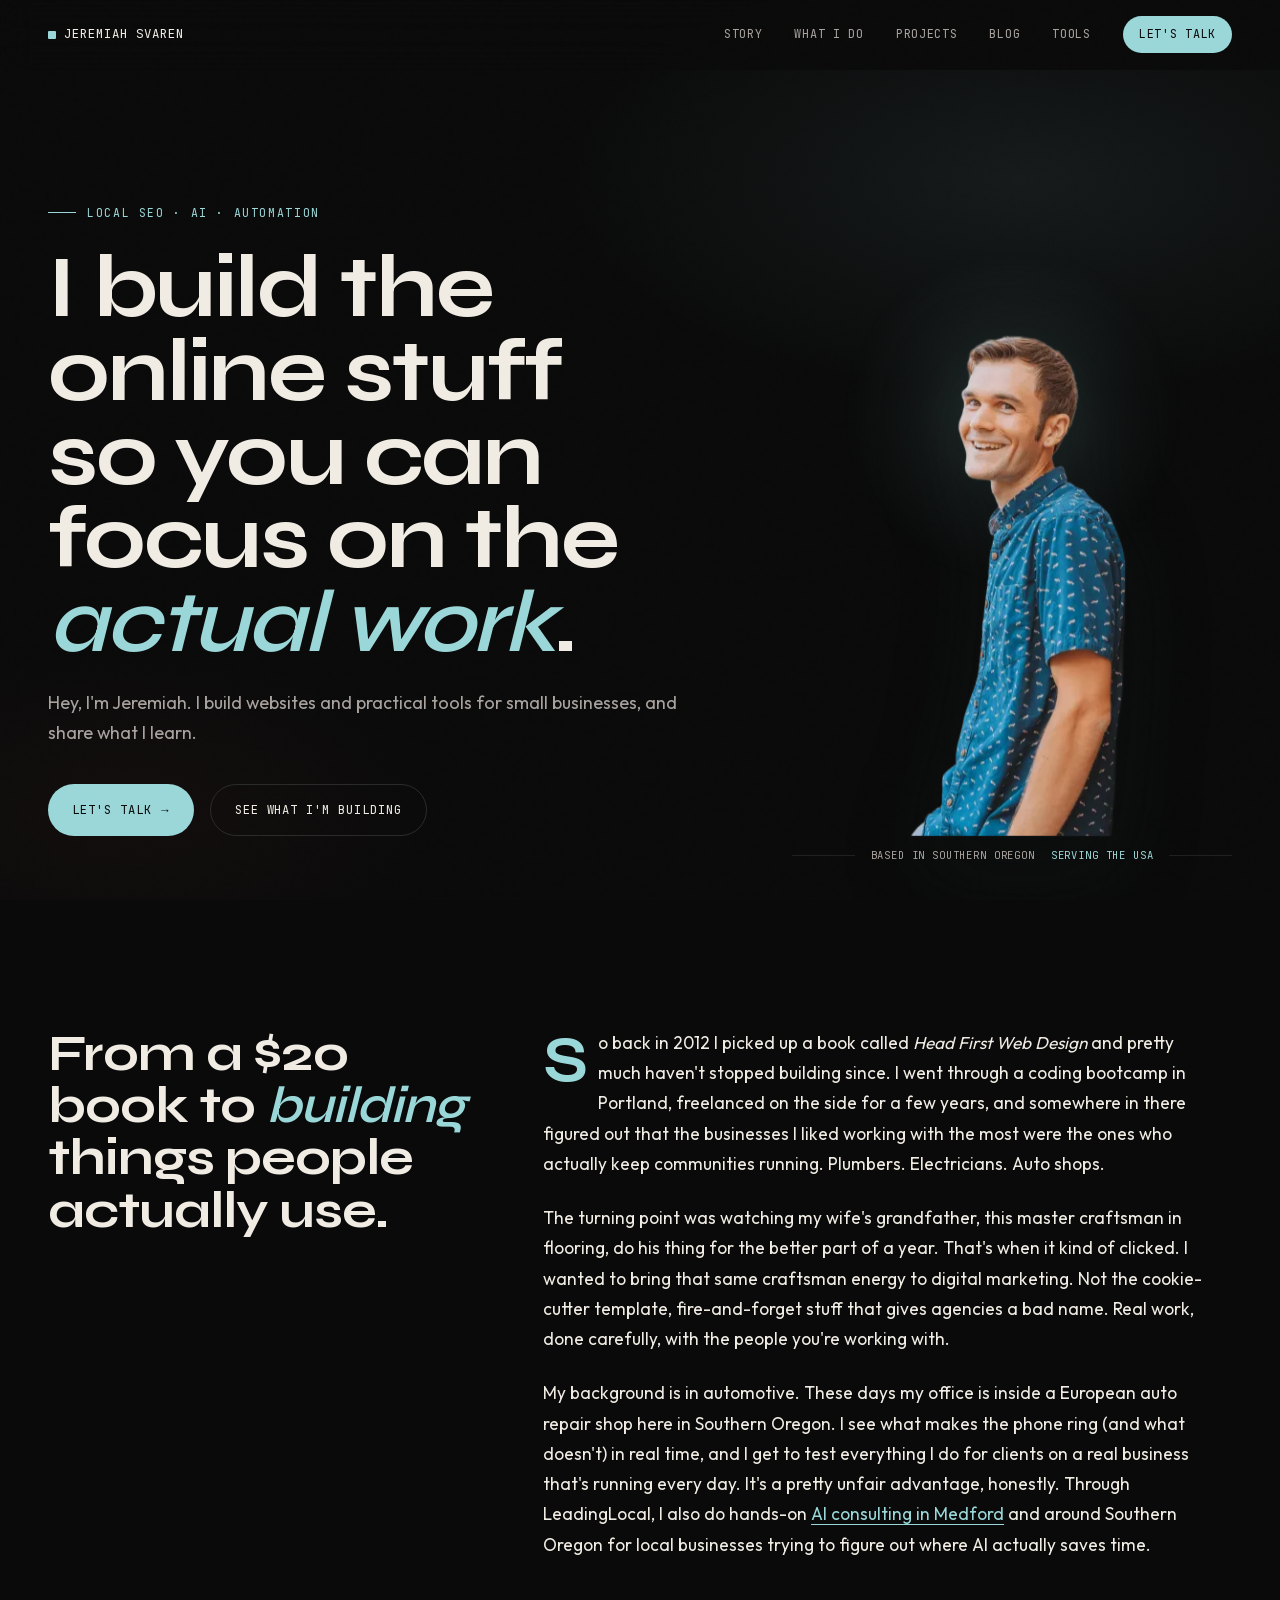
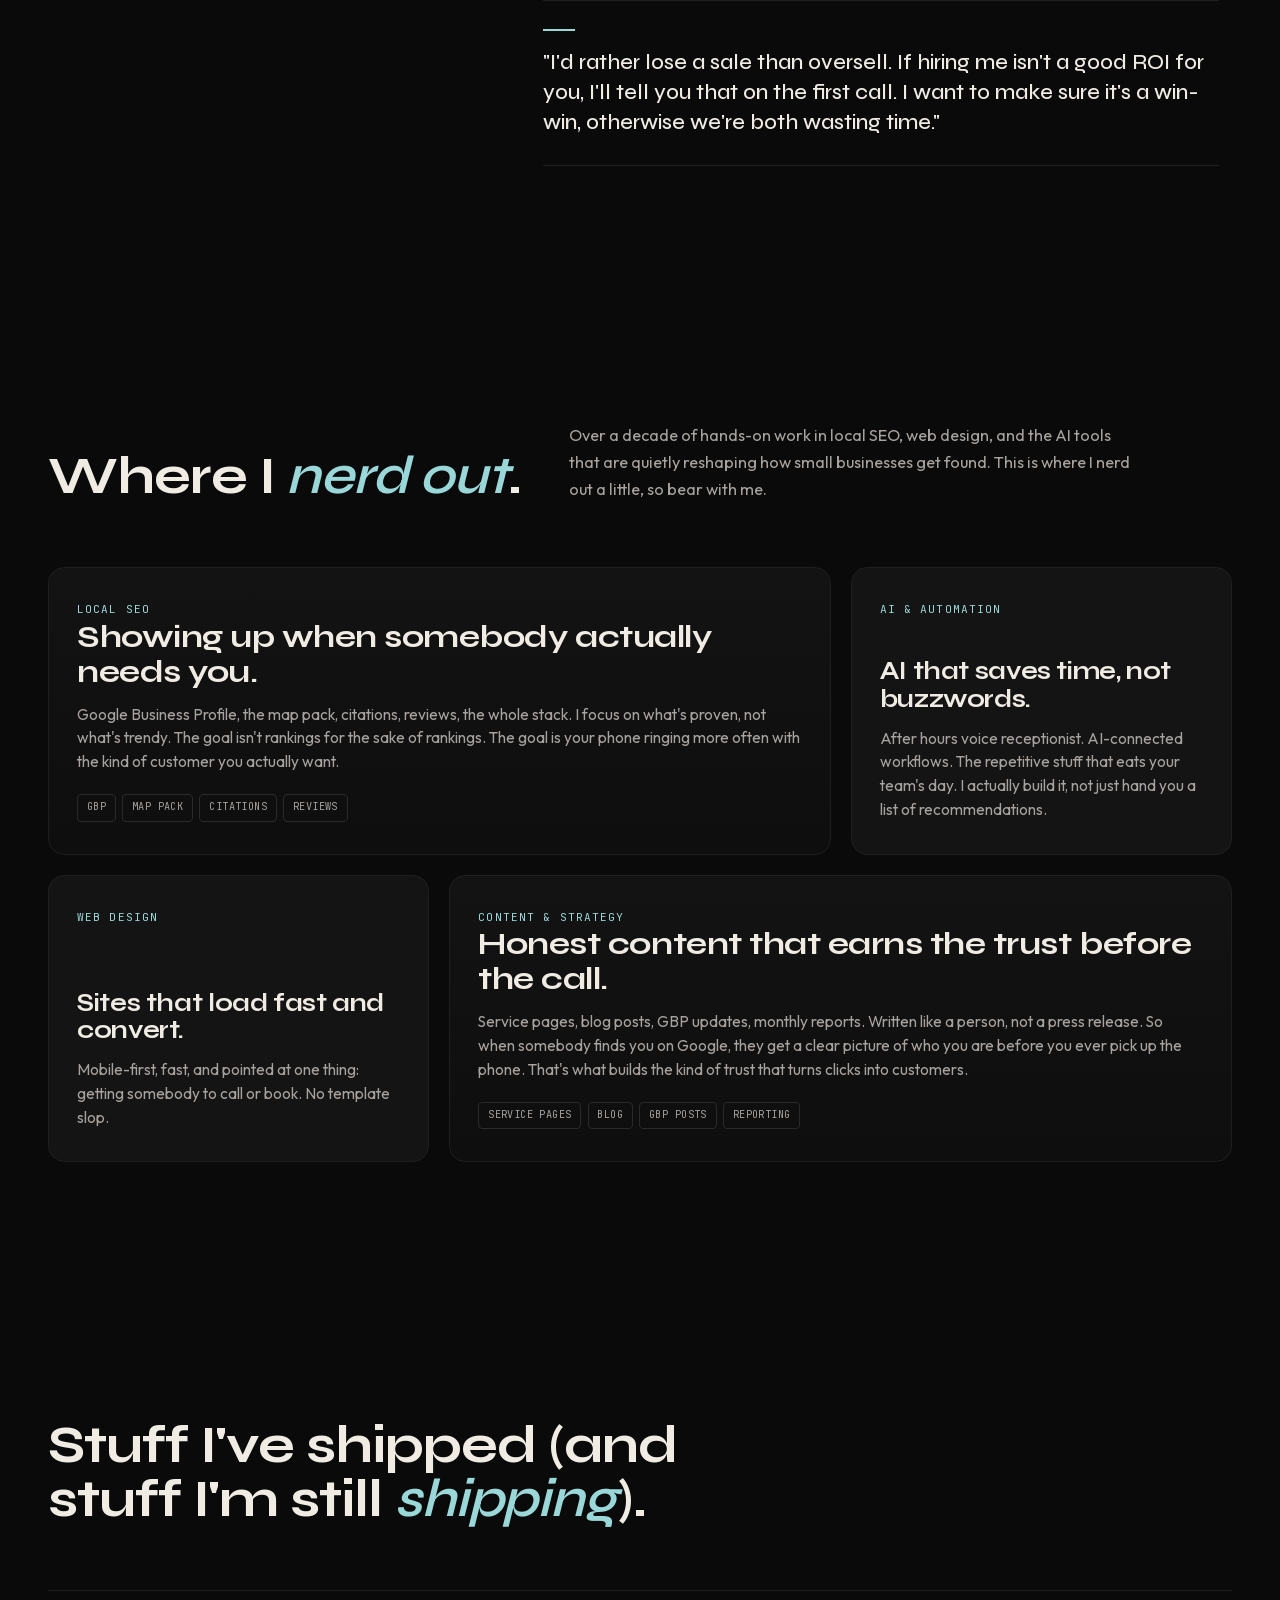
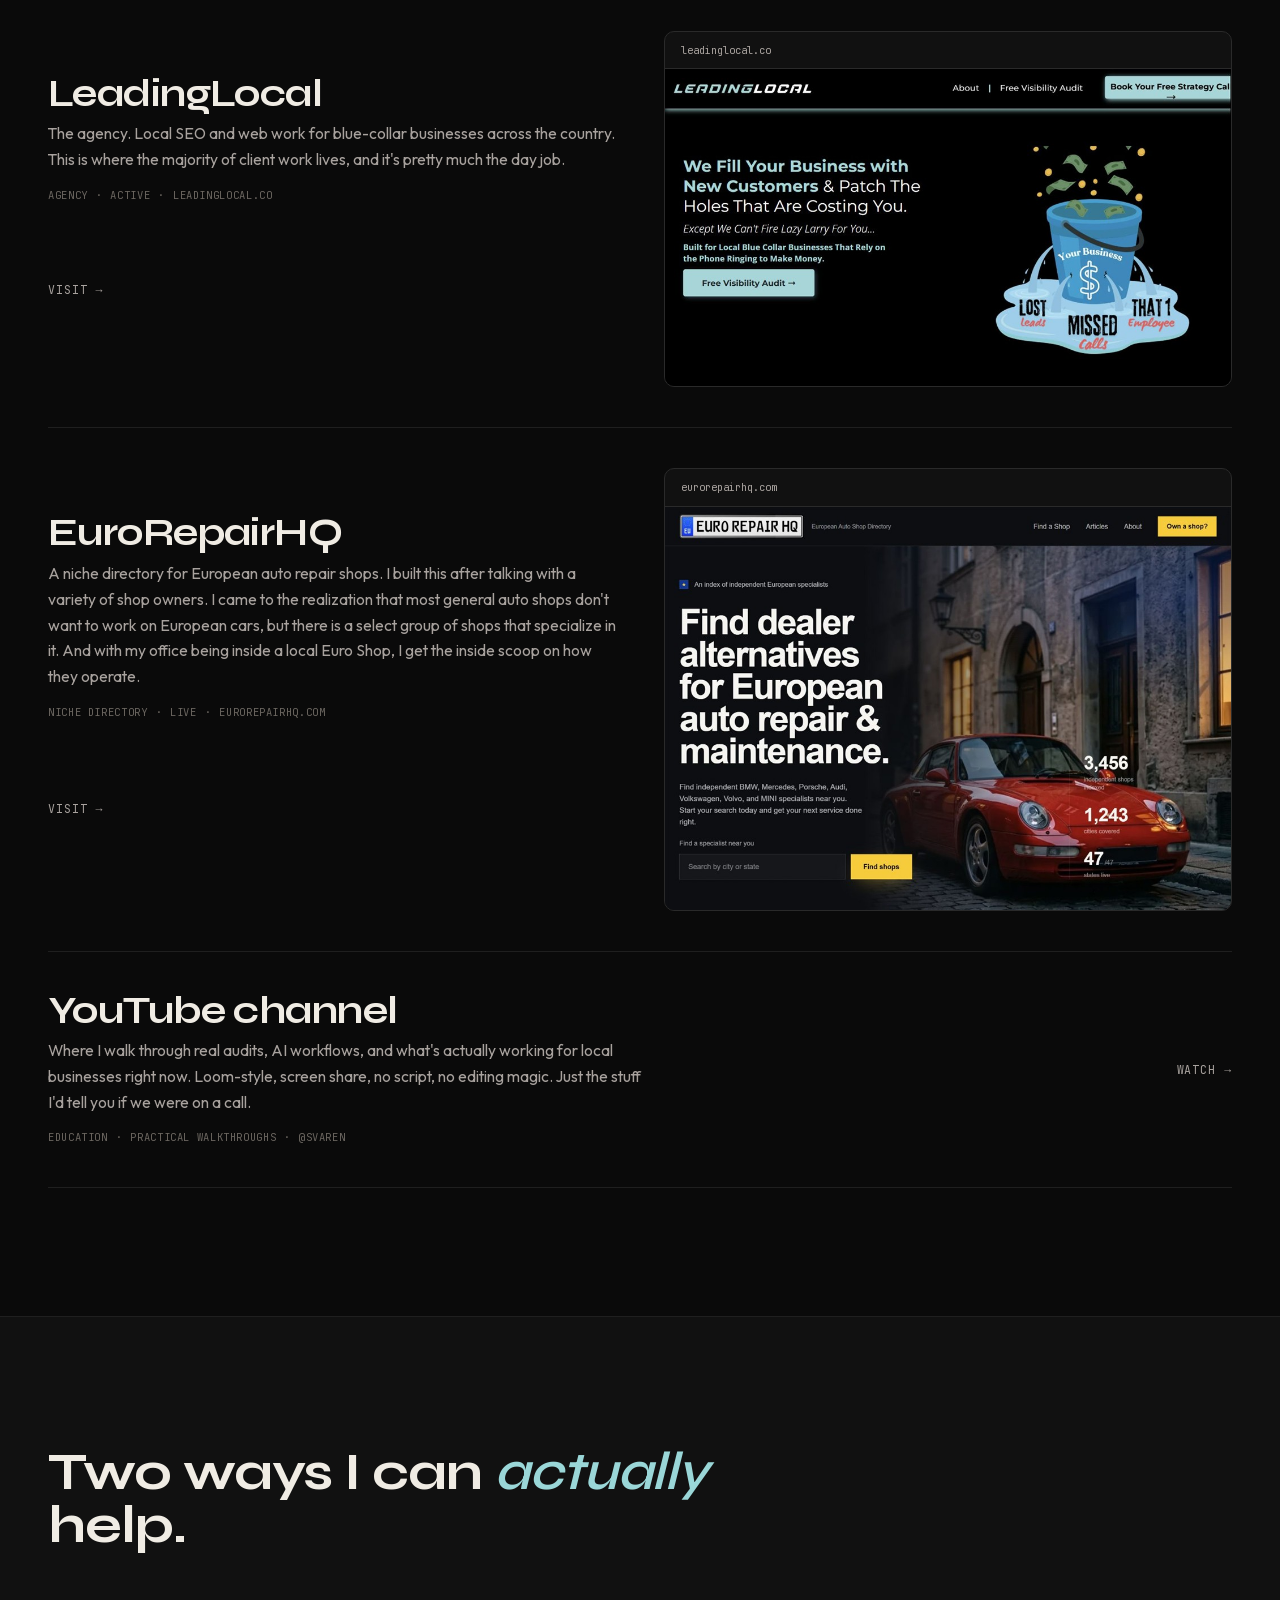
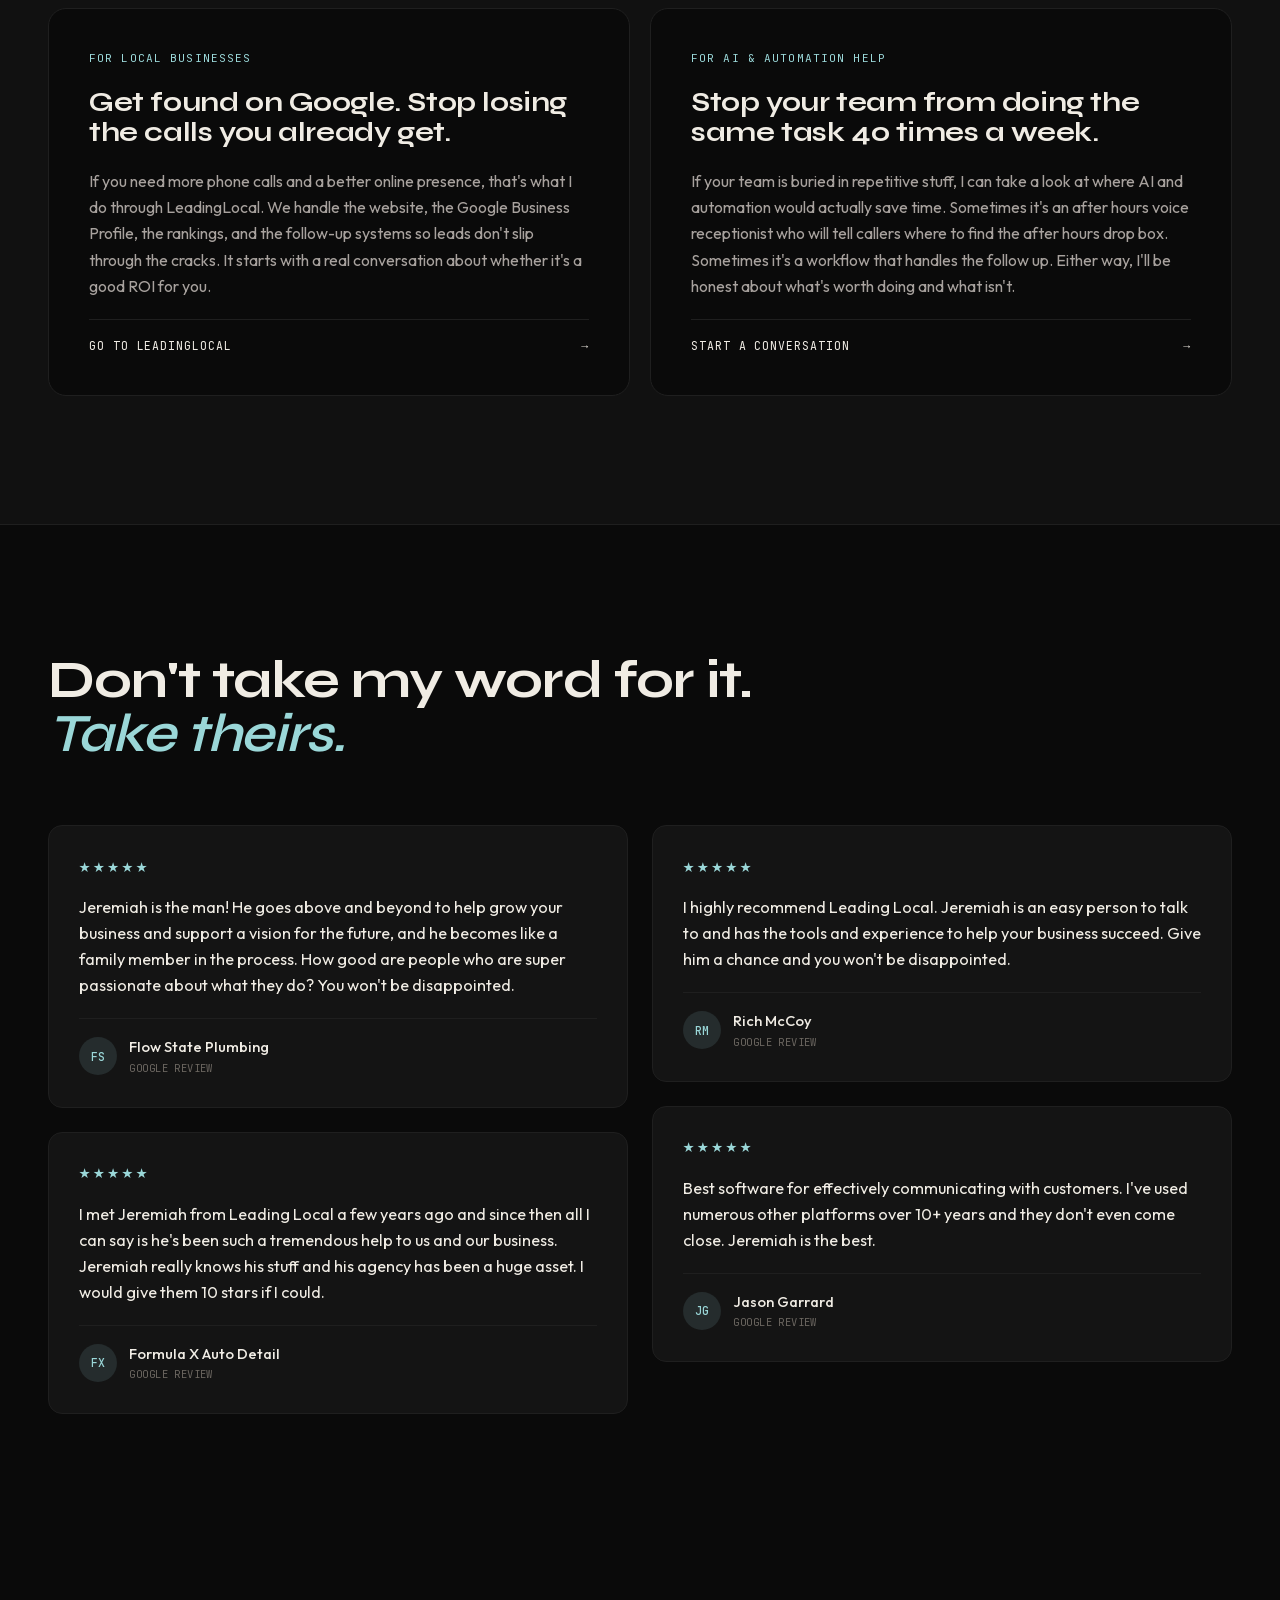
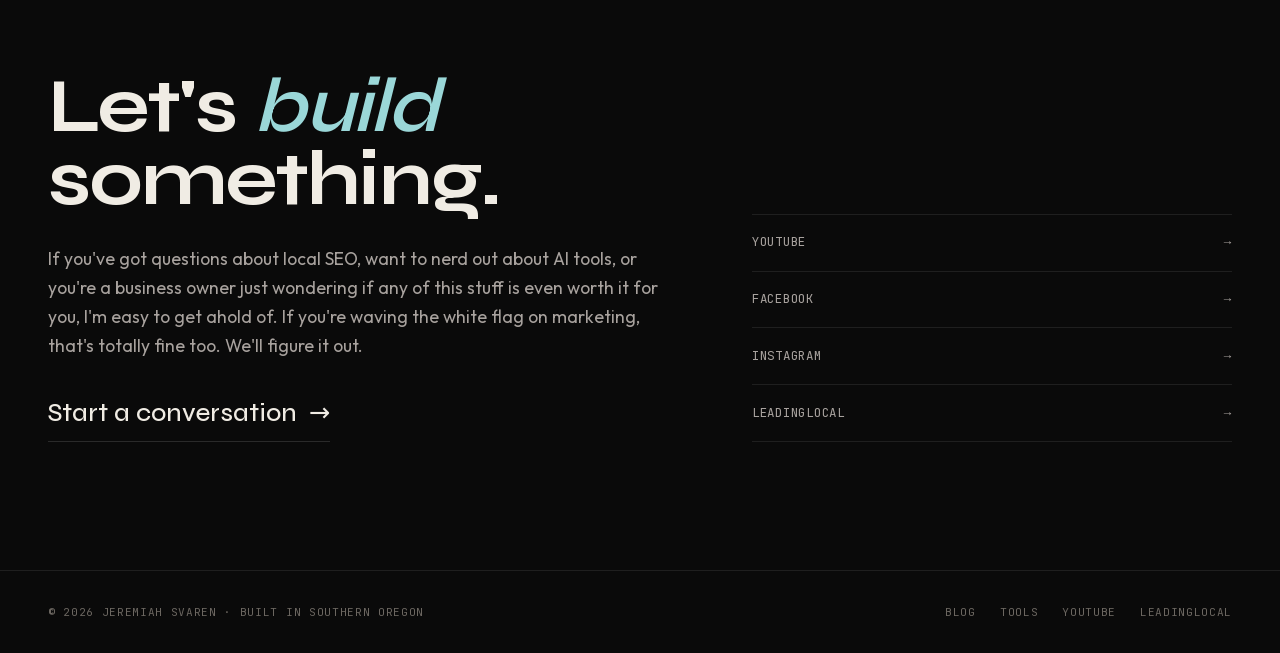
<file: index.html>
<!DOCTYPE html>
<html lang="en">

<head>
  <meta charset="UTF-8">
  <meta name="viewport" content="width=device-width, initial-scale=1.0">
  <title>Jeremiah Svaren | Local SEO, AI & Automation for Blue-Collar Businesses</title>
  <meta name="description"
    content="I'm Jeremiah. I help blue-collar businesses show up on Google, get more calls, and use AI in ways that actually save time. Located in Medford, Oregon while serving clients across the USA.">
  <link rel="icon" type="image/x-icon" href="images/favicon_io/favicon.ico">
  <link rel="icon" type="image/png" sizes="32x32" href="images/favicon_io/favicon-32x32.png">
  <link rel="icon" type="image/png" sizes="16x16" href="images/favicon_io/favicon-16x16.png">
  <link rel="apple-touch-icon" sizes="180x180" href="images/favicon_io/apple-touch-icon.png">
  <link rel="manifest" href="images/favicon_io/site.webmanifest">
  <link rel="canonical" href="https://jeremiahsvaren.com/">
  <meta property="og:url" content="https://jeremiahsvaren.com/">
  <meta property="og:type" content="website">
  <meta property="og:title" content="Jeremiah Svaren | Local SEO, AI & Automation">
  <meta property="og:description"
    content="Local SEO, AI, and automation for plumbers, roofers, auto shops, and contractors. Built from inside an actual repair shop in Southern Oregon.">
  <meta property="og:image" content="https://jeremiahsvaren.com/images/jeremiah-svaren-share-image.png">
  <meta property="og:image:width" content="1200">
  <meta property="og:image:height" content="630">
  <meta name="twitter:card" content="summary_large_image">
  <meta name="twitter:title" content="Jeremiah Svaren | Local SEO, AI & Automation">
  <meta name="twitter:description"
    content="Local SEO, AI, and automation for plumbers, roofers, auto shops, and contractors. Built from inside an actual repair shop in Southern Oregon.">
  <meta name="twitter:image" content="https://jeremiahsvaren.com/images/jeremiah-svaren-share-image.png">
  <link rel="preload" href="fonts/outfit-latin.woff2" as="font" type="font/woff2" crossorigin>
  <link rel="preload" href="fonts/syne-latin.woff2" as="font" type="font/woff2" crossorigin>
  <script type="application/ld+json">
  {
    "@context": "https://schema.org",
    "@type": "Person",
    "name": "Jeremiah Svaren",
    "jobTitle": "Local SEO & AI Automation Consultant",
    "url": "https://jeremiahsvaren.com/",
    "image": "https://jeremiahsvaren.com/images/headshot-transparent.png",
    "sameAs": [
      "https://www.youtube.com/@svaren",
      "https://x.com/jsvaren",
      "https://www.linkedin.com/in/jeremiahsvaren",
      "https://www.tiktok.com/@jeremiahsvaren",
      "https://www.instagram.com/jeremiahsvaren/",
      "https://www.facebook.com/jeremiahsvaren",
      "https://github.com/Jeremiah-Svaren",
      "https://www.pinterest.com/jeremiahsvaren/"
    ],
    "worksFor": { "@type": "Organization", "name": "LeadingLocal", "url": "https://www.leadinglocal.co" }
  }
  </script>
  <style>@font-face{font-family:'Outfit';font-style:normal;font-weight:400 600;font-display:swap;src:url(fonts/outfit-latin.woff2) format('woff2');unicode-range:U+0000-00FF,U+0131,U+0152-0153,U+02BB-02BC,U+02C6,U+02DA,U+02DC,U+0304,U+0308,U+0329,U+2000-206F,U+20AC,U+2122,U+2191,U+2193,U+2212,U+2215,U+FEFF,U+FFFD}@font-face{font-family:'Syne';font-style:normal;font-weight:500 800;font-display:swap;src:url(fonts/syne-latin.woff2) format('woff2');unicode-range:U+0000-00FF,U+0131,U+0152-0153,U+02BB-02BC,U+02C6,U+02DA,U+02DC,U+0304,U+0308,U+0329,U+2000-206F,U+20AC,U+2122,U+2191,U+2193,U+2212,U+2215,U+FEFF,U+FFFD}@font-face{font-family:'JetBrains Mono';font-style:normal;font-weight:400 500;font-display:swap;src:url(fonts/jetbrains-mono-latin.woff2) format('woff2');unicode-range:U+0000-00FF,U+0131,U+0152-0153,U+02BB-02BC,U+02C6,U+02DA,U+02DC,U+0304,U+0308,U+0329,U+2000-206F,U+20AC,U+2122,U+2191,U+2193,U+2212,U+2215,U+FEFF,U+FFFD}*,*::before,*::after{margin:0;padding:0;box-sizing:border-box}html{-webkit-font-smoothing:antialiased}@media (prefers-reduced-motion:no-preference){html{scroll-behavior:smooth}}img{max-width:100%;display:block}a{color:inherit;text-decoration:none}button{font:inherit;background:none;border:none;color:inherit;cursor:pointer}:root{--bg:#0a0a0a;--bg-elev:#111111;--bg-card:#141414;--ink:#f0ece4;--ink-mute:#a8a29e;--ink-faint:#6b6660;--accent:#9AD7D8;--accent-soft:rgba(154,215,216,0.12);--coral:#E85D5D;--line:#1f1f1f;--line-strong:#2a2a2a;--serif:'Syne',system-ui,sans-serif;--sans:'Outfit',system-ui,sans-serif;--mono:'JetBrains Mono',ui-monospace,monospace;--ease:cubic-bezier(0.16,1,0.3,1);--pad-x:clamp(1.25rem,4vw,3rem);--section-y:clamp(5rem,10vw,9rem)}body{font-family:var(--sans);font-weight:400;background:var(--bg);color:var(--ink);line-height:1.65;overflow-x:hidden;font-size:17px}::selection{background:var(--accent);color:var(--bg)}.grain{position:fixed;inset:0;z-index:60;pointer-events:none;opacity:0.035;mix-blend-mode:overlay;will-change:transform;background-image:url("data:image/svg+xml,%3Csvg viewBox='0 0 200 200' xmlns='http://www.w3.org/2000/svg'%3E%3Cfilter id='n'%3E%3CfeTurbulence type='fractalNoise' baseFrequency='0.85' numOctaves='3' stitchTiles='stitch'/%3E%3C/filter%3E%3Crect width='100%25' height='100%25' filter='url(%23n)'/%3E%3C/svg%3E")}@media (max-width:768px){.grain{display:none}}.shell{width:100%;max-width:1320px;margin-inline:auto;padding-inline:var(--pad-x)}nav.top{position:fixed;top:0;left:0;right:0;z-index:50;padding:1rem var(--pad-x);display:flex;justify-content:space-between;align-items:center;background:rgba(10,10,10,0.7);backdrop-filter:blur(18px) saturate(140%);-webkit-backdrop-filter:blur(18px) saturate(140%);border-bottom:1px solid transparent;transition:border-color 0.4s var(--ease),padding 0.4s var(--ease)}nav.top.scrolled{border-bottom-color:var(--line);padding-block:0.7rem}.brand{font-family:var(--mono);font-size:0.78rem;letter-spacing:0.08em;text-transform:uppercase;display:flex;align-items:center;gap:0.5rem}.brand::before{content:'';width:8px;height:8px;background:var(--accent);display:inline-block;border-radius:1px;animation:pulse 3s ease-in-out infinite}@keyframes pulse{0%,100%{opacity:1}50%{opacity:0.35}}.nav-menu{display:flex;gap:2rem;align-items:center}.nav-menu a{font-family:var(--mono);font-size:0.74rem;letter-spacing:0.06em;text-transform:uppercase;color:var(--ink-mute);transition:color 0.3s var(--ease);position:relative}.nav-menu a:hover{color:var(--ink)}.nav-menu a.cta{color:var(--bg);background:var(--accent);padding:0.55rem 1rem;border-radius:999px;transition:transform 0.25s var(--ease),background 0.25s var(--ease)}.nav-menu a.cta:hover{background:#b2e1e2;transform:translateY(-1px)}.nav-toggle{display:none}.nav-backdrop{position:fixed;inset:0;background:rgba(10,10,10,0.65);backdrop-filter:blur(4px);-webkit-backdrop-filter:blur(4px);opacity:0;pointer-events:none;transition:opacity 0.4s var(--ease);z-index:49}.nav-backdrop.open{opacity:1;pointer-events:auto}.reveal{opacity:0;transform:translateY(18px);transition:opacity 0.9s var(--ease),transform 0.9s var(--ease)}.reveal.in{opacity:1;transform:none}.reveal.d2{transition-delay:0.08s}.reveal.d3{transition-delay:0.16s}.reveal.d4{transition-delay:0.24s}.reveal.d5{transition-delay:0.32s}@keyframes heroFadeIn{from{opacity:0;transform:translateY(18px)}to{opacity:1;transform:none}}.hero .reveal{opacity:1;transform:none;animation:heroFadeIn 0.7s var(--ease) both}.hero .reveal.d2{animation-delay:0.08s}.hero .reveal.d3{animation-delay:0.16s}.hero .reveal.d4{animation-delay:0.24s}.hero .reveal.d5{animation-delay:0.32s}.eyebrow{font-family:var(--mono);font-size:0.72rem;letter-spacing:0.14em;text-transform:uppercase;color:var(--accent);display:inline-flex;align-items:center;gap:0.7rem}.eyebrow::before{content:'';width:28px;height:1px;background:var(--accent);display:inline-block}section{padding-block:var(--section-y);position:relative}.hero{min-height:100dvh;display:flex;align-items:flex-end;padding-top:8rem;padding-bottom:4rem;position:relative;overflow:hidden}.hero::before{content:'';position:absolute;inset:0;background:radial-gradient(ellipse 60% 40% at 80% 20%,rgba(154,215,216,0.08),transparent 60%),radial-gradient(ellipse 40% 30% at 10% 90%,rgba(232,93,93,0.04),transparent 60%);pointer-events:none}.hero-grid{display:grid;grid-template-columns:minmax(0,1.45fr) minmax(0,1fr);gap:clamp(2rem,5vw,5rem);align-items:end;position:relative}.hero h1{font-family:var(--serif);font-weight:700;font-size:clamp(2.6rem,7vw,5.5rem);line-height:0.95;letter-spacing:-0.025em;margin-block:1.5rem 1.5rem;text-wrap:balance}.hero h1 .accent{color:var(--accent);font-style:italic;font-weight:600}.hero-lede{font-size:clamp(1.05rem,1.4vw,1.18rem);color:var(--ink-mute);max-width:56ch;line-height:1.65}.hero-actions{display:flex;gap:1rem;flex-wrap:wrap;margin-top:2.25rem}.btn{display:inline-flex;align-items:center;gap:0.6rem;padding:0.95rem 1.5rem;font-family:var(--mono);font-size:0.76rem;letter-spacing:0.08em;text-transform:uppercase;border-radius:999px;transition:transform 0.25s var(--ease),background 0.25s var(--ease),color 0.25s var(--ease)}.btn-primary{background:var(--accent);color:var(--bg)}.btn-primary:hover{background:#b8e6e7;transform:translateY(-2px)}.btn-primary:active{transform:translateY(0)}.btn-ghost{background:transparent;color:var(--ink);border:1px solid var(--line-strong)}.btn-ghost:hover{border-color:var(--accent);color:var(--accent)}.arrow{display:inline-block;transition:transform 0.3s var(--ease)}.btn:hover .arrow{transform:translateX(3px)}.hero-portrait{position:relative;width:100%;max-width:440px;margin-left:auto;aspect-ratio:4 / 5;display:flex;align-items:flex-end;justify-content:center;isolation:isolate}.hero-portrait::before{content:'';position:absolute;left:50%;top:8%;width:78%;aspect-ratio:1;transform:translateX(-50%);background:radial-gradient(circle at 50% 45%,rgba(154,215,216,0.22),rgba(154,215,216,0.06) 35%,transparent 65%);filter:blur(8px);z-index:-2;pointer-events:none}.hero-portrait::after{content:'';position:absolute;left:50%;top:14%;width:62%;aspect-ratio:1;transform:translateX(-50%);border-radius:50%;z-index:-1;pointer-events:none}.hero-portrait img{position:relative;width:100%;height:auto;max-height:100%;object-fit:contain;object-position:bottom center;filter:drop-shadow(0 30px 40px rgba(0,0,0,0.45)) drop-shadow(0 0 1px rgba(154,215,216,0.15));animation:float 8s ease-in-out infinite;will-change:transform}@keyframes float{0%,100%{transform:translateY(0)}50%{transform:translateY(-6px)}}.portrait-tag{position:absolute;left:0;right:0;bottom:-1.75rem;font-family:var(--mono);font-size:0.66rem;letter-spacing:0.08em;text-transform:uppercase;color:var(--ink-mute);display:flex;align-items:center;justify-content:space-between;gap:1rem}.portrait-tag::before,.portrait-tag::after{content:'';flex:1;height:1px;background:var(--line)}.portrait-tag span{flex-shrink:0}.portrait-tag span:last-child{color:var(--accent)}.hero-strip{margin-top:clamp(3rem,7vw,5rem);padding-top:2rem;border-top:1px solid var(--line);display:grid;grid-template-columns:repeat(4,1fr);gap:2rem}.strip-item{display:flex;flex-direction:column;gap:0.4rem}.strip-num{font-family:var(--serif);font-weight:600;font-size:clamp(1.6rem,2.5vw,2.1rem);color:var(--ink);letter-spacing:-0.02em}.strip-label{font-family:var(--mono);font-size:0.7rem;color:var(--ink-mute);letter-spacing:0.06em;text-transform:uppercase}.story-grid{display:grid;grid-template-columns:minmax(0,0.85fr) minmax(0,1.4fr);gap:clamp(2rem,6vw,6rem);align-items:start}.story-side{position:sticky;top:7rem}.story-side h2{font-family:var(--serif);font-weight:700;font-size:clamp(2rem,4vw,3.2rem);line-height:1.02;letter-spacing:-0.02em;margin-top:0;text-wrap:balance}.story-side h2 em{font-style:italic;color:var(--accent);font-weight:600}.story-prose p{font-size:1.08rem;color:var(--ink);margin-bottom:1.5rem;line-height:1.75;max-width:60ch}.story-prose p:first-child::first-letter{font-family:var(--serif);float:left;font-size:4rem;line-height:0.85;padding-right:0.6rem;padding-top:0.4rem;color:var(--accent);font-weight:700}.story-pull{margin-top:2.5rem;padding:1.75rem 0;border-top:1px solid var(--line);border-bottom:1px solid var(--line);font-family:var(--serif);font-size:1.35rem;line-height:1.4;color:var(--ink);max-width:52ch}.story-pull::before{content:'';display:block;width:32px;height:2px;background:var(--accent);margin-bottom:1rem}.expertise-head{display:grid;grid-template-columns:minmax(0,1fr) minmax(0,1.4fr);gap:3rem;align-items:end;margin-bottom:4rem}.expertise-head h2{font-family:var(--serif);font-weight:700;font-size:clamp(2rem,4.2vw,3.4rem);line-height:1;letter-spacing:-0.02em;margin-top:0}.expertise-head h2 em{font-style:italic;color:var(--accent);font-weight:600}.expertise-head p{color:var(--ink-mute);max-width:52ch;font-size:1.02rem}.bento{display:grid;grid-template-columns:repeat(6,1fr);grid-auto-rows:minmax(220px,auto);gap:1.25rem}.tile{position:relative;padding:2rem 1.75rem;background:var(--bg-card);border:1px solid var(--line);border-radius:16px;overflow:hidden;transition:border-color 0.4s var(--ease),transform 0.4s var(--ease);display:flex;flex-direction:column}.tile:hover{border-color:var(--line-strong);transform:translateY(-2px)}.tile::after{content:'';position:absolute;inset:0;background:radial-gradient(circle at var(--mx,50%) var(--my,0%),rgba(154,215,216,0.08),transparent 50%);opacity:0;transition:opacity 0.4s var(--ease);pointer-events:none}.tile:hover::after{opacity:1}.tile-num{font-family:var(--mono);font-size:0.7rem;color:var(--ink-faint);letter-spacing:0.1em}.tile-num span{color:var(--accent)}.tile h3{font-family:var(--serif);font-weight:700;font-size:1.55rem;line-height:1.1;margin-top:auto;margin-bottom:0.85rem;letter-spacing:-0.015em}.tile p{color:var(--ink-mute);font-size:0.96rem;line-height:1.55}.tile-tags{display:flex;flex-wrap:wrap;gap:0.4rem;margin-top:1.25rem}.tile-tag{font-family:var(--mono);font-size:0.64rem;padding:0.28rem 0.55rem;border:1px solid var(--line-strong);border-radius:4px;color:var(--ink-mute);letter-spacing:0.04em;text-transform:uppercase}.tile.t1{grid-column:span 4}.tile.t2{grid-column:span 2}.tile.t3{grid-column:span 2}.tile.t4{grid-column:span 4}.tile.feature{background:linear-gradient(180deg,#131313 0%,#0e0e0e 100%)}.tile.feature h3{font-size:2rem}.projects-head{margin-bottom:4rem;max-width:760px}.projects-head h2{font-family:var(--serif);font-weight:700;font-size:clamp(2rem,4.2vw,3.4rem);line-height:1;letter-spacing:-0.02em;margin-top:0}.projects-head h2 em{font-style:italic;color:var(--accent);font-weight:600}.projects-list{display:flex;flex-direction:column;gap:0}.project{display:grid;grid-template-columns:minmax(0,1fr) auto;gap:2rem;align-items:center;padding:2.5rem 0;border-top:1px solid var(--line);transition:padding 0.4s var(--ease)}.project:last-child{border-bottom:1px solid var(--line)}.project:hover{padding-inline:1rem}.project:hover .project-title{color:var(--accent)}.project-num{font-family:var(--mono);font-size:0.72rem;color:var(--ink-faint);letter-spacing:0.08em}.project-title{font-family:var(--serif);font-weight:700;font-size:clamp(1.6rem,3vw,2.4rem);line-height:1;letter-spacing:-0.015em;transition:color 0.3s var(--ease);margin-bottom:0.5rem}.project-desc{color:var(--ink-mute);max-width:60ch;font-size:0.98rem}.project-meta{display:flex;gap:0.5rem;margin-top:0.85rem}.project-meta span{font-family:var(--mono);font-size:0.66rem;color:var(--ink-faint);letter-spacing:0.06em;text-transform:uppercase}.project-meta span+span::before{content:'·';margin-right:0.5rem}.project-link{font-family:var(--mono);font-size:0.72rem;letter-spacing:0.08em;text-transform:uppercase;color:var(--ink-mute);display:flex;align-items:center;gap:0.5rem}.project:hover .project-link{color:var(--accent)}.project:hover .project-link .arrow{transform:translate(3px,-3px)}.project-link .arrow{display:inline-block;transition:transform 0.3s var(--ease)}.work{background:var(--bg-elev);border-block:1px solid var(--line)}.work-head{max-width:720px;margin-bottom:3.5rem}.work-head h2{font-family:var(--serif);font-weight:700;font-size:clamp(2rem,4.2vw,3.4rem);line-height:1;letter-spacing:-0.02em;margin-top:0}.work-head h2 em{font-style:italic;color:var(--accent);font-weight:600}.work-paths{display:grid;grid-template-columns:repeat(2,1fr);gap:1.25rem}.path{padding:2.5rem;background:var(--bg);border:1px solid var(--line);border-radius:18px;display:flex;flex-direction:column;gap:1.25rem;transition:border-color 0.3s var(--ease),transform 0.3s var(--ease)}.path:hover{border-color:var(--accent);transform:translateY(-3px)}.path-label{font-family:var(--mono);font-size:0.7rem;letter-spacing:0.1em;text-transform:uppercase;color:var(--accent)}.path h3{font-family:var(--serif);font-weight:700;font-size:1.7rem;line-height:1.1;letter-spacing:-0.015em}.path p{color:var(--ink-mute);flex:1;font-size:1rem;line-height:1.65}.path-cta{font-family:var(--mono);font-size:0.72rem;letter-spacing:0.08em;text-transform:uppercase;color:var(--ink);align-self:flex-start;padding-top:0.5rem;border-top:1px solid var(--line);width:100%;display:flex;justify-content:space-between;align-items:center;padding-block:1rem 0}.path:hover .path-cta{color:var(--accent)}.path:hover .arrow{transform:translateX(4px)}.proof-head{max-width:720px;margin-bottom:4rem}.proof-head h2{font-family:var(--serif);font-weight:700;font-size:clamp(2rem,4.2vw,3.4rem);line-height:1;letter-spacing:-0.02em;margin-top:0}.proof-head h2 em{font-style:italic;color:var(--accent);font-weight:600}.quotes{column-count:2;column-gap:1.5rem}@media (max-width:820px){.quotes{column-count:1}}.quote{break-inside:avoid;padding:1.85rem;background:var(--bg-card);border:1px solid var(--line);border-radius:14px;margin-bottom:1.5rem;transition:border-color 0.3s var(--ease),transform 0.3s var(--ease)}.quote:hover{border-color:var(--line-strong);transform:translateY(-2px)}.stars{color:var(--accent);font-size:0.85rem;letter-spacing:0.15em;margin-bottom:1rem}.quote p{font-size:1.02rem;line-height:1.6;color:var(--ink);margin-bottom:1.25rem}.quote-by{display:flex;align-items:center;gap:0.8rem;padding-top:1rem;border-top:1px solid var(--line)}.avatar{width:38px;height:38px;border-radius:50%;background:var(--accent-soft);color:var(--accent);display:flex;align-items:center;justify-content:center;font-family:var(--mono);font-size:0.72rem;font-weight:500}.quote-name{font-size:0.92rem;color:var(--ink);font-weight:500}.quote-src{font-family:var(--mono);font-size:0.66rem;color:var(--ink-faint);letter-spacing:0.04em;text-transform:uppercase}.connect{padding-bottom:var(--section-y)}.connect-grid{display:grid;grid-template-columns:minmax(0,1.3fr) minmax(0,1fr);gap:5rem;align-items:end}.connect h2{font-family:var(--serif);font-weight:700;font-size:clamp(2.5rem,6vw,5rem);line-height:0.95;letter-spacing:-0.025em;margin-top:0;text-wrap:balance}.connect h2 em{font-style:italic;color:var(--accent);font-weight:600}.connect-lede{color:var(--ink-mute);font-size:1.1rem;max-width:54ch;margin-top:1.75rem;line-height:1.65}.connect-email{display:inline-flex;align-items:center;gap:0.75rem;margin-top:2rem;font-family:var(--serif);font-size:clamp(1.1rem,2vw,1.6rem);color:var(--ink);padding-bottom:0.4rem;border-bottom:1px solid var(--line-strong);transition:border-color 0.3s var(--ease),color 0.3s var(--ease)}.connect-email:hover{border-color:var(--accent);color:var(--accent)}.channels{display:flex;flex-direction:column;gap:0}.channel{display:flex;align-items:center;justify-content:space-between;padding:1.1rem 0;border-top:1px solid var(--line);font-family:var(--mono);font-size:0.78rem;letter-spacing:0.06em;text-transform:uppercase;color:var(--ink-mute);transition:color 0.3s var(--ease),padding-left 0.3s var(--ease)}.channel:last-child{border-bottom:1px solid var(--line)}.channel:hover{color:var(--accent);padding-left:0.75rem}.channel:hover .arrow{transform:translateX(4px)}footer{padding:2rem var(--pad-x);border-top:1px solid var(--line)}.foot-row{max-width:1320px;margin-inline:auto;display:flex;justify-content:space-between;align-items:center;gap:1rem;flex-wrap:wrap;font-family:var(--mono);font-size:0.7rem;letter-spacing:0.06em;text-transform:uppercase;color:var(--ink-faint)}.foot-row a{transition:color 0.3s var(--ease)}.foot-row a:hover{color:var(--accent)}.foot-links{display:flex;gap:1.5rem}@media (max-width:1080px) and (min-width:761px){.hero-grid{grid-template-columns:minmax(0,1.6fr) minmax(0,1fr);gap:2.5rem;align-items:center}.hero-portrait{max-width:320px}.hero-portrait::before{width:86%;top:6%}.hero-portrait::after{width:68%;top:12%}.hero h1{font-size:clamp(2.4rem,5.6vw,4rem)}}@media (max-width:920px){:root{--section-y:clamp(4rem,12vw,6rem)}.nav-toggle{display:flex;flex-direction:column;gap:5px;width:32px;height:32px;align-items:center;justify-content:center;position:relative;z-index:60}.nav-toggle span{width:22px;height:1.5px;background:var(--ink);display:block;transition:transform 0.35s var(--ease),opacity 0.25s var(--ease);transform-origin:center}.nav-toggle.open span:nth-child(1){transform:translateY(6.5px) rotate(45deg)}.nav-toggle.open span:nth-child(2){opacity:0;transform:scaleX(0.4)}.nav-toggle.open span:nth-child(3){transform:translateY(-6.5px) rotate(-45deg)}.nav-menu{position:fixed;top:0;right:-100%;width:80%;max-width:320px;height:100dvh;background:var(--bg);border-left:1px solid var(--line);flex-direction:column;align-items:flex-start;padding:6rem 2rem 2rem;gap:1.5rem;transition:right 0.4s var(--ease)}.nav-menu.open{right:0}.nav-menu a{font-size:0.95rem}.hero{padding-top:3.5rem;align-items:center}}@media (max-width:760px){.hero-grid{grid-template-columns:1fr;gap:2rem}.hero-portrait{max-width:260px;margin-inline:auto;order:-1}.hero-portrait::before{width:92%;top:2%;opacity:0.85}.hero-portrait::after{width:72%;top:8%}.hero-portrait img{animation:none}.portrait-tag{bottom:-1.4rem;font-size:0.58rem}.hero h1{text-align:left}}@media (max-width:920px){.hero-strip{grid-template-columns:repeat(2,1fr);gap:1.5rem}.story-grid{grid-template-columns:1fr;gap:2rem}.story-side{position:static}.expertise-head{grid-template-columns:1fr;gap:1rem;align-items:start;margin-bottom:2.5rem}.bento{grid-template-columns:1fr}.tile.t1,.tile.t2,.tile.t3,.tile.t4{grid-column:span 1}.project{grid-template-columns:1fr;gap:0.8rem;padding-block:2rem}.project-num{font-size:0.66rem}.project:hover{padding-inline:0}.project-link{padding-top:0.5rem}.work-paths{grid-template-columns:1fr}.path{padding:2rem 1.5rem}.connect-grid{grid-template-columns:1fr;gap:3rem}}@media (prefers-reduced-motion:reduce){.reveal{opacity:1;transform:none}*,*::before,*::after{animation-duration:0.01ms !important;transition-duration:0.01ms !important}}
@media(max-width:920px){.nav-menu{visibility:hidden}.nav-menu.open{visibility:visible}}
/* Keep the message and primary action ahead of supporting content on phones. */
a:focus-visible,button:focus-visible{outline:2px solid var(--accent);outline-offset:5px}
@media(max-width:760px){
 nav.top,nav.top.scrolled{padding-block:.5rem;min-height:60px}
 .nav-toggle{width:44px;height:44px}
 .hero{min-height:0;padding-top:6rem;padding-bottom:2.5rem;align-items:start}
 .hero-grid{gap:2.5rem}
 .hero h1{font-size:clamp(2.2rem,9vw,2.6rem);line-height:1.04;margin:0 0 1.25rem}
 .hero .eyebrow,.portrait-tag,.hero-actions .btn-ghost{display:none}
 .hero-lede{font-size:1.05rem;line-height:1.55}
 .hero-actions{margin-top:1.5rem}
 .hero-portrait{order:0;max-width:180px;margin-inline:auto}
 .hero .reveal{animation:none}
}

.project:has(.project-preview){grid-template-columns:minmax(0,1fr) minmax(0,1fr);column-gap:3rem}
.project:has(.project-preview)>.project-link{grid-column:1;grid-row:2;align-self:start}
.project-preview{grid-column:2;grid-row:1 / span 2;align-self:center;overflow:hidden;border:1px solid var(--line-strong);border-radius:10px;background:var(--bg-elev)}
.preview-bar{padding:.6rem 1rem;border-bottom:1px solid var(--line-strong);font-family:var(--mono);font-size:.65rem;color:var(--ink-mute)}
.project-preview img{width:100%;height:auto;display:block}
@media(max-width:920px){.project:has(.project-preview){grid-template-columns:1fr;gap:1rem}.project:has(.project-preview)>.project-link{grid-column:1;grid-row:auto}.project-preview{grid-column:1;grid-row:auto;margin-top:.5rem}}
.inline-link{color:var(--accent);text-decoration:underline;text-underline-offset:4px;transition:color 0.25s var(--ease)}.inline-link:hover{color:var(--ink)}
</style>
<link rel="stylesheet" href="/site-nav.css"></head>

<body>
  <div class="grain"></div>

  <!-- ═══════ NAV ═══════ -->
  <nav aria-label="Main navigation" class="top" id="nav">
    <a href="/" class="brand">Jeremiah Svaren</a>
    <button class="nav-toggle" id="navToggle" aria-label="Toggle menu" aria-expanded="false"
      aria-controls="navMenu"><span></span><span></span><span></span></button>
    <div class="nav-menu" id="navMenu">
      <a href="/#story">Story</a>
      <a href="/#expertise">What I do</a>
      <a href="/#projects">Projects</a>
      <a href="/blog">Blog</a>
      <a href="/tools">Tools</a>
      <a href="/contact" class="cta">Let's talk</a>
    </div>
  </nav>
  <div class="nav-backdrop" id="navBackdrop"></div><script src="/site-nav.js"></script>

  <!-- ═══════ HERO ═══════ -->
  <section class="hero" id="top">
    <div class="shell">
      <div class="hero-grid">
        <div>
          <div class="eyebrow reveal">Local SEO · AI · Automation</div>
          <h1 class="reveal d2">
            I build the online stuff so you can focus on the <span class="accent">actual work</span>.
          </h1>
          <p class="hero-lede reveal d3">Hey, I'm Jeremiah. I build websites and practical tools for small businesses, and share what I learn.</p>
          <div class="hero-actions reveal d4">
            <a href="contact.html" class="btn btn-primary">Let's talk <span class="arrow">&rarr;</span></a>
            <a href="#projects" class="btn btn-ghost">See what I'm building</a>
          </div>
        </div>

        <div class="hero-portrait reveal d3">
          <picture>
            <source type="image/webp"
                    srcset="images/headshot-460w.webp 460w, images/headshot-880w.webp 880w, images/headshot-transparent.webp 1126w"
                    sizes="(max-width: 768px) 229px, 440px">
            <img src="images/headshot-transparent.png" alt="Jeremiah Svaren"
                 width="1126" height="1600" loading="eager" fetchpriority="high">
          </picture>
          <div class="portrait-tag">
            <span>Based in Southern Oregon</span>
            <span>Serving the USA</span>
          </div>
        </div>
      </div>


    </div>
  </section>

  <!-- ═══════ STORY ═══════ -->
  <section class="story" id="story">
    <div class="shell">
      <div class="story-grid">
        <aside class="story-side">
          <h2 class="reveal d2">From a $20 book to <em>building</em> things people actually use.</h2>
        </aside>

        <div class="story-prose">
          <p class="reveal">
            So back in 2012 I picked up a book called <em>Head First Web Design</em> and pretty much haven't stopped
            building since. I went through a coding bootcamp in Portland, freelanced on the side for a few years, and
            somewhere in there figured out that the businesses I liked working with the most were the ones who
            actually keep communities running. Plumbers. Electricians. Auto shops.
          </p>
          <p class="reveal d2">
            The turning point was watching my wife's grandfather, this master craftsman in flooring, do his thing for
            the better part of a year. That's when it kind of clicked. I wanted to bring that same craftsman energy
            to digital marketing. Not the cookie-cutter template, fire-and-forget stuff that gives agencies a bad
            name. Real work, done carefully, with the people you're working with.
          </p>
          <p class="reveal d3">
            My background is in automotive. These days my office is inside a European auto repair shop here in Southern Oregon. I see what makes the
            phone ring (and what doesn't) in real time, and I get to test everything I do for clients on a real
            business that's running every day. It's a pretty unfair advantage, honestly. Through LeadingLocal, I also do
            hands-on <a href="https://www.leadinglocal.co/ai-consultant-medford-oregon" target="_blank" rel="noopener" class="inline-link">AI consulting in Medford</a>
            and around Southern Oregon for local businesses trying to figure out where AI actually saves time.
          </p>
          <div class="story-pull reveal d4">
            "I'd rather lose a sale than oversell. If hiring me isn't a good ROI for you, I'll tell you that on the
            first call. I want to make sure it's a win-win, otherwise we're both wasting time."
          </div>
        </div>
      </div>
    </div>
  </section>

  <!-- ═══════ EXPERTISE ═══════ -->
  <section class="expertise" id="expertise">
    <div class="shell">
      <div class="expertise-head">
        <div>
          <h2 class="reveal d2">Where I <em>nerd out</em>.</h2>
        </div>
        <p class="reveal d3">
          Over a decade of hands-on work in local SEO, web design, and the AI tools that are quietly reshaping how
          small businesses get found. This is where I nerd out a little, so bear with me.
        </p>
      </div>

      <div class="bento">
        <div class="tile t1 feature reveal">
          <div class="tile-num"><span>LOCAL SEO</span></div>
          <h3>Showing up when somebody actually needs you.</h3>
          <p>
            Google Business Profile, the map pack, citations, reviews, the whole stack. I focus on what's proven, not
            what's trendy. The goal isn't rankings for the sake of rankings. The goal is your phone ringing more
            often with the kind of customer you actually want.
          </p>
          <div class="tile-tags">
            <span class="tile-tag">GBP</span>
            <span class="tile-tag">Map Pack</span>
            <span class="tile-tag">Citations</span>
            <span class="tile-tag">Reviews</span>
          </div>
        </div>

        <div class="tile t2 reveal d2">
          <div class="tile-num"><span>AI & AUTOMATION</span></div>
          <h3>AI that saves time, not buzzwords.</h3>
          <p>
            After hours voice receptionist. AI-connected workflows. The repetitive stuff that eats your team's day. I
            actually
            build it, not just hand you a list of recommendations.
          </p>
        </div>

        <div class="tile t3 reveal d3">
          <div class="tile-num"><span>WEB DESIGN</span></div>
          <h3>Sites that load fast and convert.</h3>
          <p>
            Mobile-first, fast, and pointed at one thing: getting somebody to call or book. No template slop.
          </p>
        </div>

        <div class="tile t4 feature reveal d4">
          <div class="tile-num"><span>CONTENT & STRATEGY</span></div>
          <h3>Honest content that earns the trust before the call.</h3>
          <p>
            Service pages, blog posts, GBP updates, monthly reports. Written like a person, not a press release. So
            when somebody finds you on Google, they get a clear picture of who you are before you ever pick up the
            phone. That's what builds the kind of trust that turns clicks into customers.
          </p>
          <div class="tile-tags">
            <span class="tile-tag">Service Pages</span>
            <span class="tile-tag">Blog</span>
            <span class="tile-tag">GBP Posts</span>
            <span class="tile-tag">Reporting</span>
          </div>
        </div>
      </div>
    </div>
  </section>

  <!-- ═══════ PROJECTS ═══════ -->
  <section class="projects" id="projects">
    <div class="shell">
      <div class="projects-head">
        <h2 class="reveal d2">Stuff I've shipped (and stuff I'm still <em>shipping</em>).</h2>
      </div>

      <div class="projects-list">
        <a href="https://www.leadinglocal.co" target="_blank" rel="noopener" class="project reveal">
          <div>
            <div class="project-title">LeadingLocal</div>
            <div class="project-desc">
              The agency. Local SEO and web work for blue-collar businesses across the country. This is where the
              majority of client work lives, and it's pretty much the day job.
            </div>
            <div class="project-meta">
              <span>Agency</span><span>Active</span><span>leadinglocal.co</span>
            </div>
          </div>
          <div class="project-link">Visit <span class="arrow">&rarr;</span></div>

          <div class="project-preview"><div class="preview-bar" aria-hidden="true">leadinglocal.co</div><img src="images/project-leadinglocal.jpg" width="1000" height="560" loading="lazy" decoding="async" alt="Screenshot of the LeadingLocal public homepage and its local marketing services introduction."></div>
        </a>

        <a href="https://www.eurorepairhq.com" target="_blank" rel="noopener" class="project reveal">
          <div>
            <div class="project-title">EuroRepairHQ</div>
            <div class="project-desc">
              A niche directory for European auto repair shops. I built this after talking with a variety of shop
              owners.
              I came to the realization that most general auto shops don't want to work on European cars, but there is a
              select group of shops that specialize in it. And with my office being inside a local Euro Shop, I get the
              inside scoop on how they operate.
            </div>
            <div class="project-meta">
              <span>Niche Directory</span><span>Live</span><span>eurorepairhq.com</span>
            </div>
          </div>
          <div class="project-link">Visit <span class="arrow">&rarr;</span></div>

          <div class="project-preview"><div class="preview-bar" aria-hidden="true">eurorepairhq.com</div><img src="images/project-eurorepairhq.jpg" width="1000" height="712" loading="lazy" decoding="async" alt="Screenshot of the EuroRepairHQ public homepage and European auto repair shop search."></div>
        </a>

        <a href="https://www.youtube.com/@svaren" target="_blank" rel="noopener" class="project reveal">
          <div>
            <div class="project-title">YouTube channel</div>
            <div class="project-desc">
              Where I walk through real audits, AI workflows, and what's actually working for local businesses right
              now. Loom-style, screen share, no script, no editing magic. Just the stuff I'd tell you if we were on a
              call.
            </div>
            <div class="project-meta">
              <span>Education</span><span>Practical walkthroughs</span><span>@svaren</span>
            </div>
          </div>
          <div class="project-link">Watch <span class="arrow">&rarr;</span></div>
        </a>
      </div>
    </div>
  </section>

  <!-- ═══════ WORK WITH ME ═══════ -->
  <section class="work" id="work">
    <div class="shell">
      <div class="work-head">
        <h2 class="reveal d2">Two ways I can <em>actually</em> help.</h2>
      </div>
      <div class="work-paths">
        <a href="https://www.leadinglocal.co" target="_blank" rel="noopener" class="path reveal">
          <div class="path-label">For Local Businesses</div>
          <h3>Get found on Google. Stop losing the calls you already get.</h3>
          <p>
            If you need more phone calls and a better online presence, that's what I do through LeadingLocal. We
            handle the website, the Google Business Profile, the rankings, and the follow-up systems so leads don't
            slip through the cracks. It starts with a real conversation about whether it's a good ROI for you.
          </p>
          <div class="path-cta">Go to LeadingLocal <span class="arrow">&rarr;</span></div>
        </a>

        <a href="contact.html" class="path reveal d2">
          <div class="path-label">For AI & Automation Help</div>
          <h3>Stop your team from doing the same task 40 times a week.</h3>
          <p>
            If your team is buried in repetitive stuff, I can take a look at where AI and automation would actually
            save time. Sometimes it's an after hours voice receptionist who will tell callers where to find the after
            hours drop box. Sometimes it's a workflow that handles the follow up. Either way, I'll be honest about
            what's worth doing and what isn't.
          </p>
          <div class="path-cta">Start a conversation <span class="arrow">&rarr;</span></div>
        </a>
      </div>
    </div>
  </section>

  <!-- ═══════ PROOF ═══════ -->
  <section class="proof" id="proof">
    <div class="shell">
      <div class="proof-head">
        <h2 class="reveal d2">Don't take my word for it. <em>Take theirs.</em></h2>
      </div>

      <div class="quotes">
        <div class="quote reveal">
          <div class="stars">★★★★★</div>
          <p>
            Jeremiah is the man! He goes above and beyond to help grow your business and support a vision for the
            future, and he becomes like a family member in the process. How good are people who are super passionate
            about what they do? You won't be disappointed.
          </p>
          <div class="quote-by">
            <div class="avatar">FS</div>
            <div>
              <div class="quote-name">Flow State Plumbing</div>
              <div class="quote-src">Google Review</div>
            </div>
          </div>
        </div>

        <div class="quote reveal d2">
          <div class="stars">★★★★★</div>
          <p>
            I met Jeremiah from Leading Local a few years ago and since then all I can say is he's been such a
            tremendous help to us and our business. Jeremiah really knows his stuff and his agency has been a huge
            asset. I would give them 10 stars if I could.
          </p>
          <div class="quote-by">
            <div class="avatar">FX</div>
            <div>
              <div class="quote-name">Formula X Auto Detail</div>
              <div class="quote-src">Google Review</div>
            </div>
          </div>
        </div>

        <div class="quote reveal d3">
          <div class="stars">★★★★★</div>
          <p>
            I highly recommend Leading Local. Jeremiah is an easy person to talk to and has the tools and experience
            to help your business succeed. Give him a chance and you won't be disappointed.
          </p>
          <div class="quote-by">
            <div class="avatar">RM</div>
            <div>
              <div class="quote-name">Rich McCoy</div>
              <div class="quote-src">Google Review</div>
            </div>
          </div>
        </div>

        <div class="quote reveal d4">
          <div class="stars">★★★★★</div>
          <p>
            Best software for effectively communicating with customers. I've used numerous other platforms over 10+
            years and they don't even come close. Jeremiah is the best.
          </p>
          <div class="quote-by">
            <div class="avatar">JG</div>
            <div>
              <div class="quote-name">Jason Garrard</div>
              <div class="quote-src">Google Review</div>
            </div>
          </div>
        </div>
      </div>
    </div>
  </section>

  <!-- ═══════ CONNECT ═══════ -->
  <section class="connect" id="connect">
    <div class="shell">
      <div class="connect-grid">
        <div>
          <h2 class="reveal d2">Let's <em>build</em> something.</h2>
          <p class="connect-lede reveal d3">
            If you've got questions about local SEO, want to nerd out about AI tools, or you're a business owner just
            wondering if any of this stuff is even worth it for you, I'm easy to get ahold of. If you're waving the
            white flag on marketing, that's totally fine too. We'll figure it out.
          </p>
          <a href="contact.html" class="connect-email reveal d4">
            Start a conversation <span class="arrow">&rarr;</span>
          </a>
        </div>

        <div class="channels">
          <a href="https://www.youtube.com/@svaren" target="_blank" rel="noopener" class="channel reveal">
            <span>YouTube</span><span class="arrow">&rarr;</span>
          </a>
          <a href="https://www.facebook.com/jeremiah.svaren" target="_blank" rel="noopener" class="channel reveal d3">
            <span>Facebook</span><span class="arrow">&rarr;</span>
          </a>
          <a href="https://www.instagram.com/jeremiahsvaren" target="_blank" rel="noopener" class="channel reveal d4">
            <span>Instagram</span><span class="arrow">&rarr;</span>
          </a>
          <a href="https://www.leadinglocal.co" target="_blank" rel="noopener" class="channel reveal d5">
            <span>LeadingLocal</span><span class="arrow">&rarr;</span>
          </a>
        </div>
      </div>
    </div>
  </section>

  <!-- ═══════ FOOTER ═══════ -->
  <footer>
    <div class="foot-row">
      <div>© 2026 Jeremiah Svaren · Built in Southern Oregon</div>
      <div class="foot-links">
        <a href="/blog">Blog</a>
      <a href="tools.html">Tools</a>
        <a href="https://www.youtube.com/@svaren" target="_blank" rel="noopener">YouTube</a>
        <a href="https://www.leadinglocal.co" target="_blank" rel="noopener">LeadingLocal</a>
      </div>
    </div>
  </footer>

  <script>


    // Reveal on scroll (transform + opacity only)
    const io = new IntersectionObserver((entries) => {
      entries.forEach(e => {
        if (e.isIntersecting) { e.target.classList.add('in'); io.unobserve(e.target); }
      });
    }, { threshold: 0.12, rootMargin: '0px 0px -40px 0px' });
    document.querySelectorAll('.reveal').forEach(el => {
      if (!el.closest('.hero')) io.observe(el);
    });

    // Smooth-scroll + close menu
    document.querySelectorAll('a[href^="#"]').forEach(a => {
      a.addEventListener('click', (e) => {
        const id = a.getAttribute('href');
        if (id.length < 2) return;
        const t = document.querySelector(id);
        if (!t) return;
        e.preventDefault();
        t.scrollIntoView({ behavior: 'smooth', block: 'start' });
        closeMenu();
      });
    });

    // Tile spotlight (CSS variable mouse tracking, no React)
    document.querySelectorAll('.tile').forEach(tile => {
      tile.addEventListener('pointermove', (e) => {
        const r = tile.getBoundingClientRect();
        tile.style.setProperty('--mx', ((e.clientX - r.left) / r.width * 100) + '%');
        tile.style.setProperty('--my', ((e.clientY - r.top) / r.height * 100) + '%');
      });
    });
  </script>
</body>

</html>
</file>
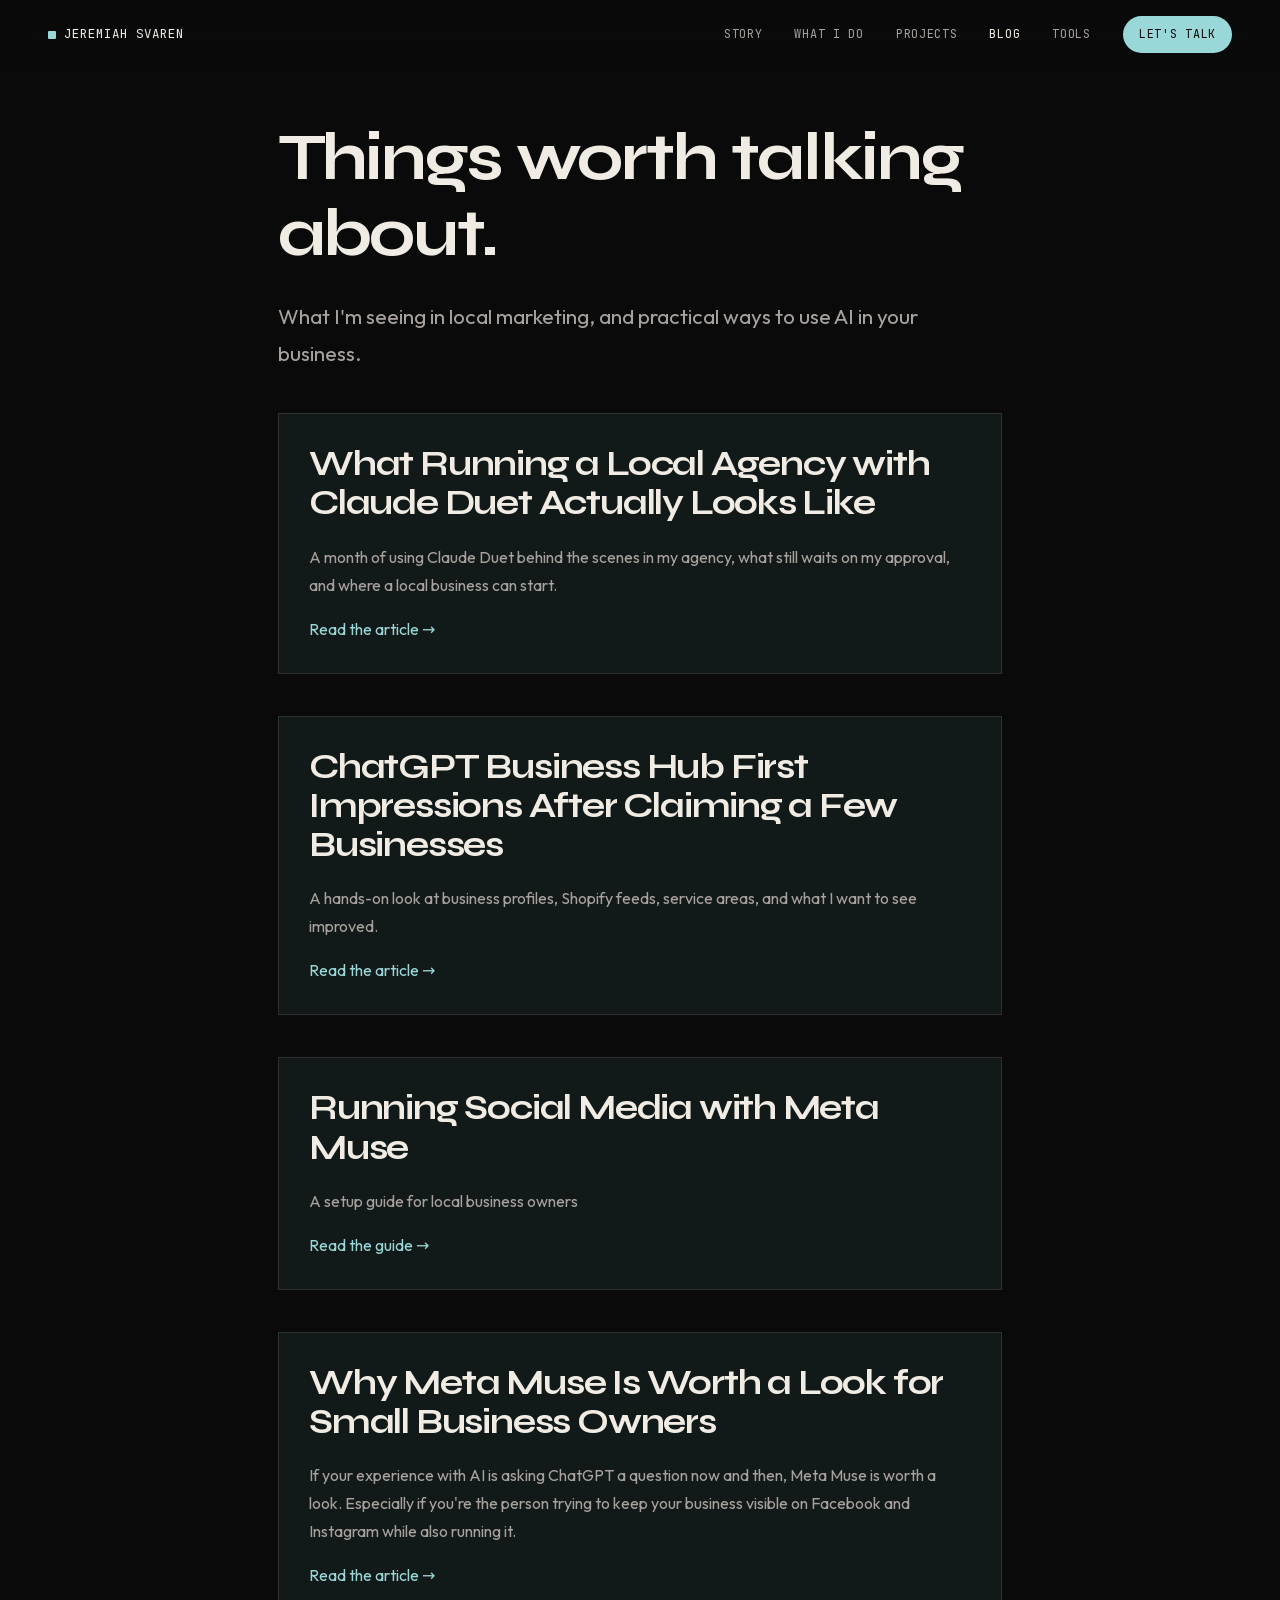
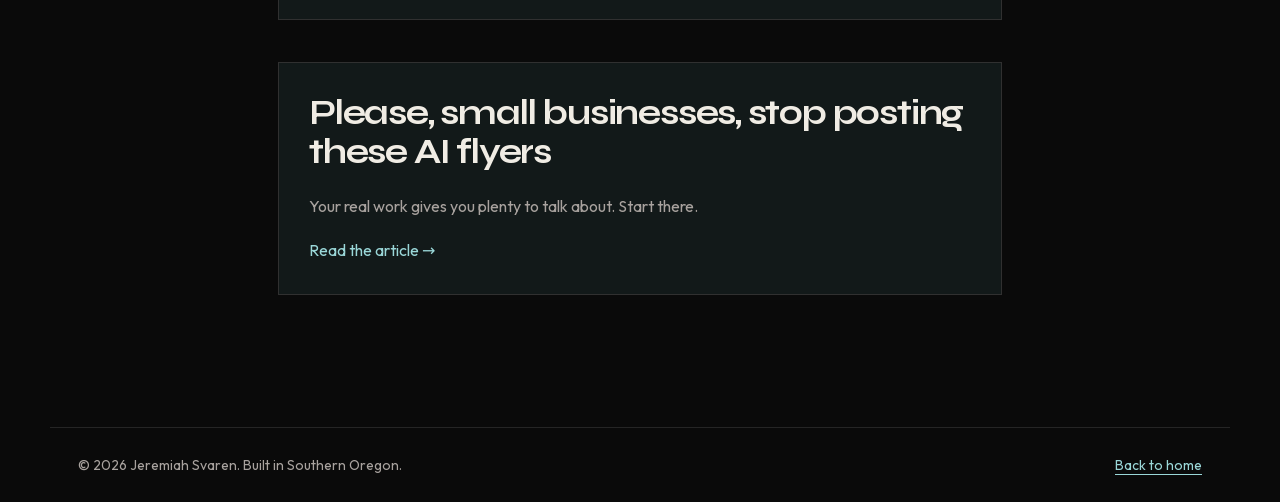
<file: blog.html>
<!doctype html>
<html lang="en"><head><meta charset="utf-8"><meta name="viewport" content="width=device-width,initial-scale=1">
<title>Blog | Jeremiah Svaren</title><meta name="description" content="Use real job photos and your own experience. Let AI help with ideas and editing without inventing the work you&#x27;re asking people to trust."><link rel="canonical" href="https://jeremiahsvaren.com/blog">
  <link rel="icon" type="image/x-icon" href="/images/favicon_io/favicon.ico">
  <link rel="icon" type="image/png" sizes="32x32" href="/images/favicon_io/favicon-32x32.png">
  <link rel="icon" type="image/png" sizes="16x16" href="/images/favicon_io/favicon-16x16.png">
  <link rel="apple-touch-icon" sizes="180x180" href="/images/favicon_io/apple-touch-icon.png">
  <link rel="manifest" href="/images/favicon_io/site.webmanifest"><link rel="stylesheet" href="/blog.css"><meta property="og:type" content="website"><meta property="og:title" content="Blog"><meta property="og:description" content="Use real job photos and your own experience. Let AI help with ideas and editing without inventing the work you&#x27;re asking people to trust."><meta property="og:url" content="https://jeremiahsvaren.com/blog"><meta property="og:image" content="https://jeremiahsvaren.com/images/jeremiah-svaren-share-image.png"><meta name="twitter:card" content="summary_large_image"><meta name="twitter:image" content="https://jeremiahsvaren.com/images/jeremiah-svaren-share-image.png">
<link rel="stylesheet" href="/site-nav.css"></head><body class="blog-page"><a class="skip" href="#main">Skip to content</a><nav aria-label="Main navigation" class="top" id="nav">
    <a href="/" class="brand">Jeremiah Svaren</a>
    <button class="nav-toggle" id="navToggle" aria-label="Toggle menu" aria-expanded="false"
      aria-controls="navMenu"><span></span><span></span><span></span></button>
    <div class="nav-menu" id="navMenu">
      <a href="/#story">Story</a>
      <a href="/#expertise">What I do</a>
      <a href="/#projects">Projects</a>
      <a href="/blog" aria-current="page">Blog</a>
      <a href="/tools">Tools</a>
      <a href="/contact" class="cta">Let's talk</a>
    </div>
  </nav>
  <div class="nav-backdrop" id="navBackdrop"></div><script src="/site-nav.js"></script><main id="main"><h1>Things worth talking about.</h1><p class="lede">What I'm seeing in local marketing, and practical ways to use AI in your business.</p><a class="card" href="/blog/claude-duet-for-local-businesses"><h2>What Running a Local Agency with Claude Duet Actually Looks Like</h2><p>A month of using Claude Duet behind the scenes in my agency, what still waits on my approval, and where a local business can start.</p><span>Read the article &rarr;</span></a><a class="card" href="/blog/chatgpt-business-hub-first-impressions"><h2>ChatGPT Business Hub First Impressions After Claiming a Few Businesses</h2><p>A hands-on look at business profiles, Shopify feeds, service areas, and what I want to see improved.</p><span>Read the article &rarr;</span></a><a class="card" href="/blog/meta-muse-social-media-guide"><h2>Running Social Media with Meta Muse</h2><p>A setup guide for local business owners</p><span>Read the guide &rarr;</span></a><a class="card" href="/blog/meta-muse-small-business-owners"><h2>Why Meta Muse Is Worth a Look for Small Business Owners</h2><p>If your experience with AI is asking ChatGPT a question now and then, Meta Muse is worth a look. Especially if you're the person trying to keep your business visible on Facebook and Instagram while also running it.</p><span>Read the article &rarr;</span></a><a class="card" href="/blog/please-stop-using-ai-flyers"><h2>Please, small businesses, stop posting these AI flyers</h2><p>Your real work gives you plenty to talk about. Start there.</p><span>Read the article &rarr;</span></a></main><footer><span>&copy; 2026 Jeremiah Svaren. Built in Southern Oregon.</span><a href="/">Back to home</a></footer></body></html>
</file>
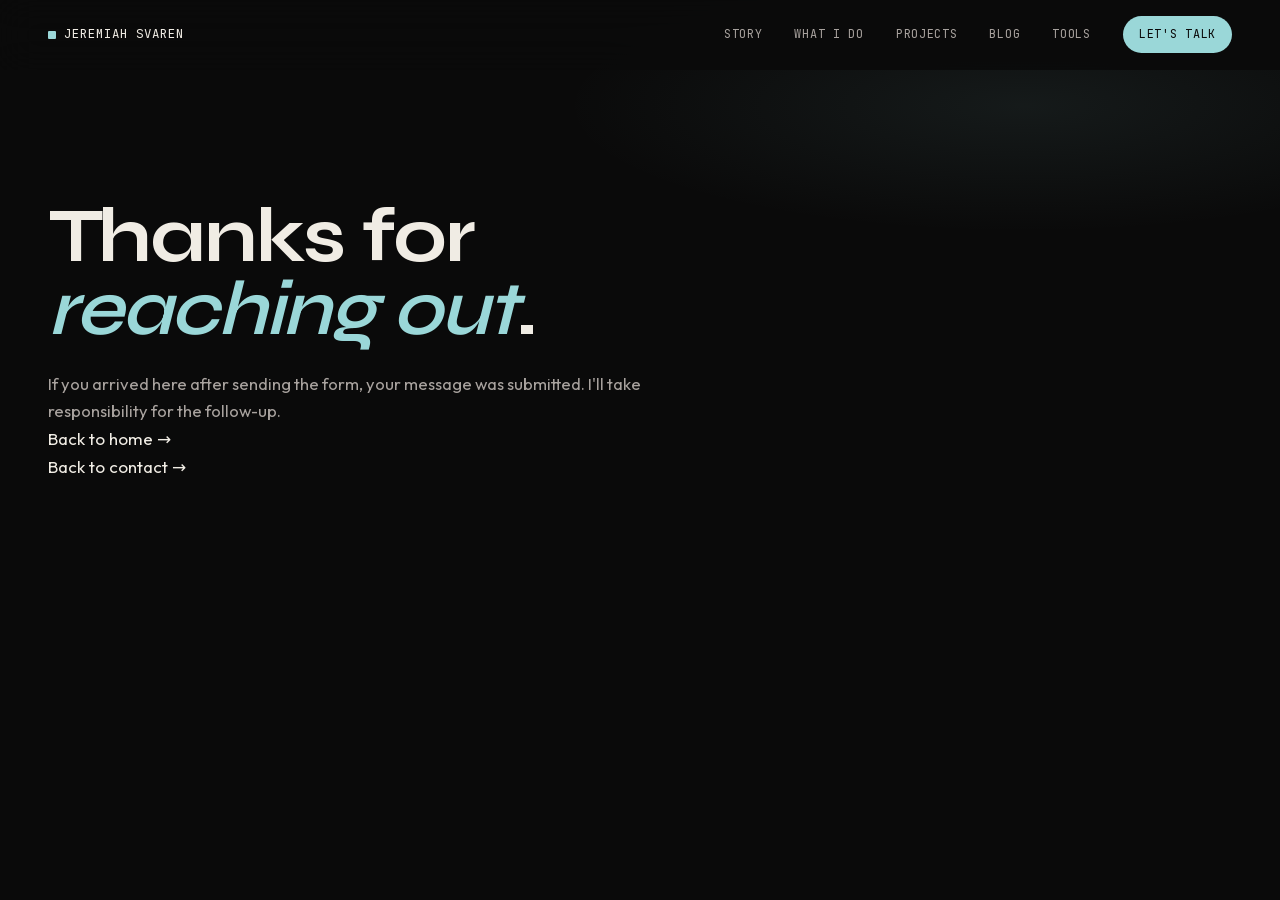
<file: contact-success.html>
<!DOCTYPE html>
<html lang="en">

<head>
  <meta charset="UTF-8">
  <meta name="viewport" content="width=device-width, initial-scale=1.0">
  <title>Thanks for reaching out | Jeremiah Svaren</title>
  <meta name="robots" content="noindex, follow">
  <link rel="icon" type="image/x-icon" href="images/favicon_io/favicon.ico">
  <link rel="icon" type="image/png" sizes="32x32" href="images/favicon_io/favicon-32x32.png">
  <link rel="icon" type="image/png" sizes="16x16" href="images/favicon_io/favicon-16x16.png">
  <link rel="apple-touch-icon" sizes="180x180" href="images/favicon_io/apple-touch-icon.png">
  <link rel="manifest" href="images/favicon_io/site.webmanifest">
  <link rel="preload" href="fonts/outfit-latin.woff2" as="font" type="font/woff2" crossorigin>
  <link rel="preload" href="fonts/syne-latin.woff2" as="font" type="font/woff2" crossorigin>
  <style>@font-face{font-family:'Outfit';font-style:normal;font-weight:400 600;font-display:swap;src:url(fonts/outfit-latin.woff2) format('woff2');unicode-range:U+0000-00FF,U+0131,U+0152-0153,U+02BB-02BC,U+02C6,U+02DA,U+02DC,U+0304,U+0308,U+0329,U+2000-206F,U+20AC,U+2122,U+2191,U+2193,U+2212,U+2215,U+FEFF,U+FFFD}@font-face{font-family:'Syne';font-style:normal;font-weight:500 800;font-display:swap;src:url(fonts/syne-latin.woff2) format('woff2');unicode-range:U+0000-00FF,U+0131,U+0152-0153,U+02BB-02BC,U+02C6,U+02DA,U+02DC,U+0304,U+0308,U+0329,U+2000-206F,U+20AC,U+2122,U+2191,U+2193,U+2212,U+2215,U+FEFF,U+FFFD}@font-face{font-family:'JetBrains Mono';font-style:normal;font-weight:400 500;font-display:swap;src:url(fonts/jetbrains-mono-latin.woff2) format('woff2');unicode-range:U+0000-00FF,U+0131,U+0152-0153,U+02BB-02BC,U+02C6,U+02DA,U+02DC,U+0304,U+0308,U+0329,U+2000-206F,U+20AC,U+2122,U+2191,U+2193,U+2212,U+2215,U+FEFF,U+FFFD}*,*::before,*::after{margin:0;padding:0;box-sizing:border-box}html{scroll-behavior:smooth;-webkit-font-smoothing:antialiased}img{max-width:100%;display:block}a{color:inherit;text-decoration:none}button{font:inherit;background:none;border:none;color:inherit;cursor:pointer}:root{--bg:#0a0a0a;--bg-elev:#111111;--bg-card:#141414;--bg-input:#0e0e0e;--ink:#f0ece4;--ink-mute:#a8a29e;--ink-faint:#6b6660;--accent:#9AD7D8;--accent-soft:rgba(154,215,216,0.12);--coral:#E85D5D;--line:#1f1f1f;--line-strong:#2a2a2a;--serif:'Syne',system-ui,sans-serif;--sans:'Outfit',system-ui,sans-serif;--mono:'JetBrains Mono',ui-monospace,monospace;--ease:cubic-bezier(0.16,1,0.3,1);--pad-x:clamp(1.25rem,4vw,3rem);--section-y:clamp(4rem,8vw,7rem)}body{font-family:var(--sans);font-weight:400;background:var(--bg);color:var(--ink);line-height:1.65;overflow-x:hidden;font-size:17px}::selection{background:var(--accent);color:var(--bg)}.grain{position:fixed;inset:0;z-index:60;pointer-events:none;opacity:0.035;mix-blend-mode:overlay;background-image:url("data:image/svg+xml,%3Csvg viewBox='0 0 200 200' xmlns='http://www.w3.org/2000/svg'%3E%3Cfilter id='n'%3E%3CfeTurbulence type='fractalNoise' baseFrequency='0.85' numOctaves='3' stitchTiles='stitch'/%3E%3C/filter%3E%3Crect width='100%25' height='100%25' filter='url(%23n)'/%3E%3C/svg%3E")}.shell{width:100%;max-width:1320px;margin-inline:auto;padding-inline:var(--pad-x)}nav.top{position:fixed;top:0;left:0;right:0;z-index:50;padding:1rem var(--pad-x);display:flex;justify-content:space-between;align-items:center;background:rgba(10,10,10,0.7);backdrop-filter:blur(18px) saturate(140%);-webkit-backdrop-filter:blur(18px) saturate(140%);border-bottom:1px solid transparent;transition:border-color 0.4s var(--ease),padding 0.4s var(--ease)}nav.top.scrolled{border-bottom-color:var(--line);padding-block:0.7rem}.brand{font-family:var(--mono);font-size:0.78rem;letter-spacing:0.08em;text-transform:uppercase;display:flex;align-items:center;gap:0.5rem}.brand::before{content:'';width:8px;height:8px;background:var(--accent);display:inline-block;border-radius:1px;animation:pulse 3s ease-in-out infinite}@keyframes pulse{0%,100%{opacity:1}50%{opacity:0.35}}.nav-menu{display:flex;gap:2rem;align-items:center}.nav-menu a{font-family:var(--mono);font-size:0.74rem;letter-spacing:0.06em;text-transform:uppercase;color:var(--ink-mute);transition:color 0.3s var(--ease)}.nav-menu a:hover{color:var(--ink)}.nav-menu a.current{color:var(--accent)}.nav-menu a.cta{color:var(--bg);background:var(--accent);padding:0.55rem 1rem;border-radius:999px;transition:transform 0.25s var(--ease),background 0.25s var(--ease)}.nav-menu a.cta:hover{background:#b2e1e2;transform:translateY(-1px)}.nav-toggle{display:none}.nav-backdrop{position:fixed;inset:0;background:rgba(10,10,10,0.65);backdrop-filter:blur(4px);-webkit-backdrop-filter:blur(4px);opacity:0;pointer-events:none;transition:opacity 0.4s var(--ease);z-index:49}.nav-backdrop.open{opacity:1;pointer-events:auto}.reveal{opacity:0;transform:translateY(18px);transition:opacity 0.9s var(--ease),transform 0.9s var(--ease)}.reveal.in{opacity:1;transform:none}.reveal.d2{transition-delay:0.08s}.reveal.d3{transition-delay:0.16s}.reveal.d4{transition-delay:0.24s}.eyebrow{font-family:var(--mono);font-size:0.72rem;letter-spacing:0.14em;text-transform:uppercase;color:var(--accent);display:inline-flex;align-items:center;gap:0.7rem}.eyebrow::before{content:'';width:28px;height:1px;background:var(--accent);display:inline-block}.page-hero{padding-top:clamp(8rem,14vw,11rem);padding-bottom:clamp(2rem,4vw,3rem);position:relative;overflow:hidden}.page-hero::before{content:'';position:absolute;inset:0;background:radial-gradient(ellipse 60% 40% at 80% 20%,rgba(154,215,216,0.08),transparent 60%);pointer-events:none}.page-hero h1{font-family:var(--serif);font-weight:700;font-size:clamp(2.5rem,6vw,4.8rem);line-height:0.95;letter-spacing:-0.025em;margin-block:1.5rem 1.5rem;max-width:16ch;text-wrap:balance}.page-hero h1 em{color:var(--accent);font-style:italic;font-weight:600}.page-hero .lede{color:var(--ink-mute);font-size:clamp(1.02rem,1.3vw,1.15rem);max-width:60ch;line-height:1.65}.contact-section{padding-bottom:var(--section-y)}.contact-grid{display:grid;grid-template-columns:minmax(0,1.55fr) minmax(0,1fr);gap:clamp(2rem,5vw,4.5rem);align-items:start;margin-top:3rem}.form-card{background:var(--bg-card);border:1px solid var(--line);border-radius:22px;padding:clamp(1.75rem,3vw,2.5rem);position:relative;overflow:hidden}.form-card::before{content:'';position:absolute;inset:0;background:radial-gradient(ellipse 80% 50% at 50% 0%,rgba(154,215,216,0.05),transparent 60%);pointer-events:none}.form-grid{display:grid;grid-template-columns:repeat(2,1fr);gap:1.25rem;position:relative}.field{display:flex;flex-direction:column;gap:0.5rem}.field.full{grid-column:span 2}.field label{font-family:var(--mono);font-size:0.66rem;letter-spacing:0.1em;text-transform:uppercase;color:var(--ink-mute);display:flex;align-items:center;gap:0.5rem}.field label .req{color:var(--accent);font-size:0.6rem}.field .help{font-size:0.78rem;color:var(--ink-faint);line-height:1.4}.input,.select,.textarea{width:100%;background:var(--bg-input);border:1px solid var(--line-strong);border-radius:10px;padding:0.95rem 1.05rem;font-family:var(--sans);font-size:1rem;color:var(--ink);transition:border-color 0.3s var(--ease),background 0.3s var(--ease),box-shadow 0.3s var(--ease)}.input::placeholder,.textarea::placeholder{color:var(--ink-faint)}.input:focus,.select:focus,.textarea:focus{outline:none;border-color:var(--accent);background:#0a0a0a;box-shadow:0 0 0 4px var(--accent-soft)}.select{appearance:none;-webkit-appearance:none;background-image:url("data:image/svg+xml,%3Csvg width='12' height='8' viewBox='0 0 12 8' fill='none' xmlns='http://www.w3.org/2000/svg'%3E%3Cpath d='M1 1L6 6L11 1' stroke='%23a8a29e' stroke-width='1.5' stroke-linecap='round' stroke-linejoin='round'/%3E%3C/svg%3E");background-repeat:no-repeat;background-position:right 1.1rem center;padding-right:2.5rem;cursor:pointer}.select option{background:var(--bg-card);color:var(--ink)}.textarea{resize:vertical;min-height:140px;line-height:1.55;font-family:var(--sans)}.field .error-msg{font-family:var(--mono);font-size:0.66rem;color:var(--coral);letter-spacing:0.05em;text-transform:uppercase;display:none}.field.invalid .input,.field.invalid .select,.field.invalid .textarea{border-color:var(--coral)}.field.invalid .error-msg{display:block}.form-foot{grid-column:span 2;display:flex;align-items:center;justify-content:space-between;gap:1rem;flex-wrap:wrap;margin-top:0.5rem;padding-top:1.75rem;border-top:1px solid var(--line)}.privacy{font-size:0.82rem;color:var(--ink-faint);max-width:40ch;line-height:1.5}.submit{display:inline-flex;align-items:center;gap:0.7rem;padding:1rem 1.85rem;background:var(--accent);color:var(--bg);font-family:var(--mono);font-size:0.78rem;font-weight:500;letter-spacing:0.08em;text-transform:uppercase;border-radius:999px;transition:transform 0.25s var(--ease),background 0.25s var(--ease);cursor:pointer}.submit:hover:not(:disabled){background:#b8e6e7;transform:translateY(-2px)}.submit:active:not(:disabled){transform:translateY(0)}.submit:disabled{opacity:0.6;cursor:progress}.submit .arrow{display:inline-block;transition:transform 0.3s var(--ease)}.submit:hover:not(:disabled) .arrow{transform:translateX(3px)}.submit .spinner{display:none;width:14px;height:14px;border:2px solid rgba(10,10,10,0.25);border-top-color:var(--bg);border-radius:50%;animation:spin 0.7s linear infinite}.submit.loading .spinner{display:inline-block}.submit.loading .arrow{display:none}@keyframes spin{to{transform:rotate(360deg)}}.hp{position:absolute;left:-9999px;width:1px;height:1px;opacity:0;pointer-events:none}.success{display:none;text-align:left;padding:1rem 0;position:relative}.success.show{display:block}.form-grid.hidden{display:none}.success-mark{width:56px;height:56px;border-radius:50%;background:var(--accent-soft);border:1px solid rgba(154,215,216,0.35);display:flex;align-items:center;justify-content:center;margin-bottom:1.5rem}.success-mark svg{width:22px;height:22px;stroke:var(--accent);fill:none;stroke-width:2.5}.success h3{font-family:var(--serif);font-weight:700;font-size:clamp(1.6rem,3vw,2.2rem);letter-spacing:-0.015em;line-height:1.1;margin-bottom:1rem}.success p{color:var(--ink-mute);max-width:50ch;margin-bottom:0.85rem}.side{display:flex;flex-direction:column;gap:1.25rem;position:sticky;top:7rem}.side-card{background:var(--bg-elev);border:1px solid var(--line);border-radius:18px;padding:1.85rem}.side-label{font-family:var(--mono);font-size:0.66rem;letter-spacing:0.12em;text-transform:uppercase;color:var(--accent);margin-bottom:1.25rem}.side-card h3{font-family:var(--serif);font-weight:700;font-size:1.35rem;letter-spacing:-0.015em;line-height:1.15;margin-bottom:0.85rem}.side-card p{color:var(--ink-mute);font-size:0.94rem;line-height:1.6}.steps{display:flex;flex-direction:column;gap:1rem}.step{display:grid;grid-template-columns:28px 1fr;gap:0.85rem;align-items:start}.step-num{font-family:var(--mono);font-size:0.66rem;color:var(--accent);letter-spacing:0.08em;padding-top:0.15rem}.step-text{color:var(--ink);font-size:0.94rem;line-height:1.5}.step-text span{display:block;color:var(--ink-mute);font-size:0.86rem;margin-top:0.2rem}.direct{display:flex;flex-direction:column;gap:0;margin-top:1rem}.direct a{display:flex;align-items:center;justify-content:space-between;padding:1rem 0;border-top:1px solid var(--line);font-family:var(--mono);font-size:0.74rem;letter-spacing:0.06em;text-transform:uppercase;color:var(--ink);transition:color 0.3s var(--ease),padding-left 0.3s var(--ease)}.direct a:last-child{border-bottom:1px solid var(--line)}.direct a:hover{color:var(--accent);padding-left:0.5rem}.direct a .arrow{transition:transform 0.3s var(--ease)}.direct a:hover .arrow{transform:translateX(4px)}.direct a .label{display:flex;flex-direction:column;gap:0.15rem;align-items:flex-start}.direct a .label small{font-size:0.62rem;color:var(--ink-faint);letter-spacing:0.04em;text-transform:none;font-family:var(--sans)}footer{padding:2rem var(--pad-x);border-top:1px solid var(--line)}.foot-row{max-width:1320px;margin-inline:auto;display:flex;justify-content:space-between;align-items:center;gap:1rem;flex-wrap:wrap;font-family:var(--mono);font-size:0.7rem;letter-spacing:0.06em;text-transform:uppercase;color:var(--ink-faint)}.foot-row a{transition:color 0.3s var(--ease)}.foot-row a:hover{color:var(--accent)}.foot-links{display:flex;gap:1.5rem}@media (max-width:920px){:root{--section-y:clamp(3rem,10vw,5rem)}.nav-toggle{display:flex;flex-direction:column;gap:5px;width:32px;height:32px;align-items:center;justify-content:center;position:relative;z-index:60}.nav-toggle span{width:22px;height:1.5px;background:var(--ink);display:block;transition:transform 0.35s var(--ease),opacity 0.25s var(--ease);transform-origin:center}.nav-toggle.open span:nth-child(1){transform:translateY(6.5px) rotate(45deg)}.nav-toggle.open span:nth-child(2){opacity:0;transform:scaleX(0.4)}.nav-toggle.open span:nth-child(3){transform:translateY(-6.5px) rotate(-45deg)}.nav-menu{position:fixed;top:0;right:-100%;width:80%;max-width:320px;height:100dvh;background:var(--bg);border-left:1px solid var(--line);flex-direction:column;align-items:flex-start;padding:6rem 2rem 2rem;gap:1.5rem;transition:right 0.4s var(--ease)}.nav-menu.open{right:0}.nav-menu a{font-size:0.95rem}.contact-grid{grid-template-columns:1fr;gap:2.5rem}.side{position:static}.form-grid{grid-template-columns:1fr}.field.full{grid-column:span 1}.form-foot{grid-column:span 1;flex-direction:column;align-items:stretch}.submit{justify-content:center}}@media (prefers-reduced-motion:reduce){.reveal{opacity:1;transform:none}*,*::before,*::after{animation-duration:0.01ms !important;transition-duration:0.01ms !important}}</style>
  <noscript><style>.reveal{opacity:1;transform:none}</style></noscript>
<link rel="stylesheet" href="/site-nav.css"></head>

<body><nav aria-label="Main navigation" class="top" id="nav">
    <a href="/" class="brand">Jeremiah Svaren</a>
    <button class="nav-toggle" id="navToggle" aria-label="Toggle menu" aria-expanded="false"
      aria-controls="navMenu"><span></span><span></span><span></span></button>
    <div class="nav-menu" id="navMenu">
      <a href="/#story">Story</a>
      <a href="/#expertise">What I do</a>
      <a href="/#projects">Projects</a>
      <a href="/blog">Blog</a>
      <a href="/tools">Tools</a>
      <a href="/contact" class="cta" aria-current="page">Let's talk</a>
    </div>
  </nav>
  <div class="nav-backdrop" id="navBackdrop"></div><script src="/site-nav.js"></script>
  <main class="page-hero">
    <div class="shell">

      <h1>Thanks for <em>reaching out</em>.</h1>
      <p class="lede">If you arrived here after sending the form, your message was submitted. I'll take responsibility for the follow-up.</p>
      <p><a href="/">Back to home &rarr;</a></p>
      <p><a href="/contact">Back to contact &rarr;</a></p>
    </div>
  </main>
</body>
</html>
</file>
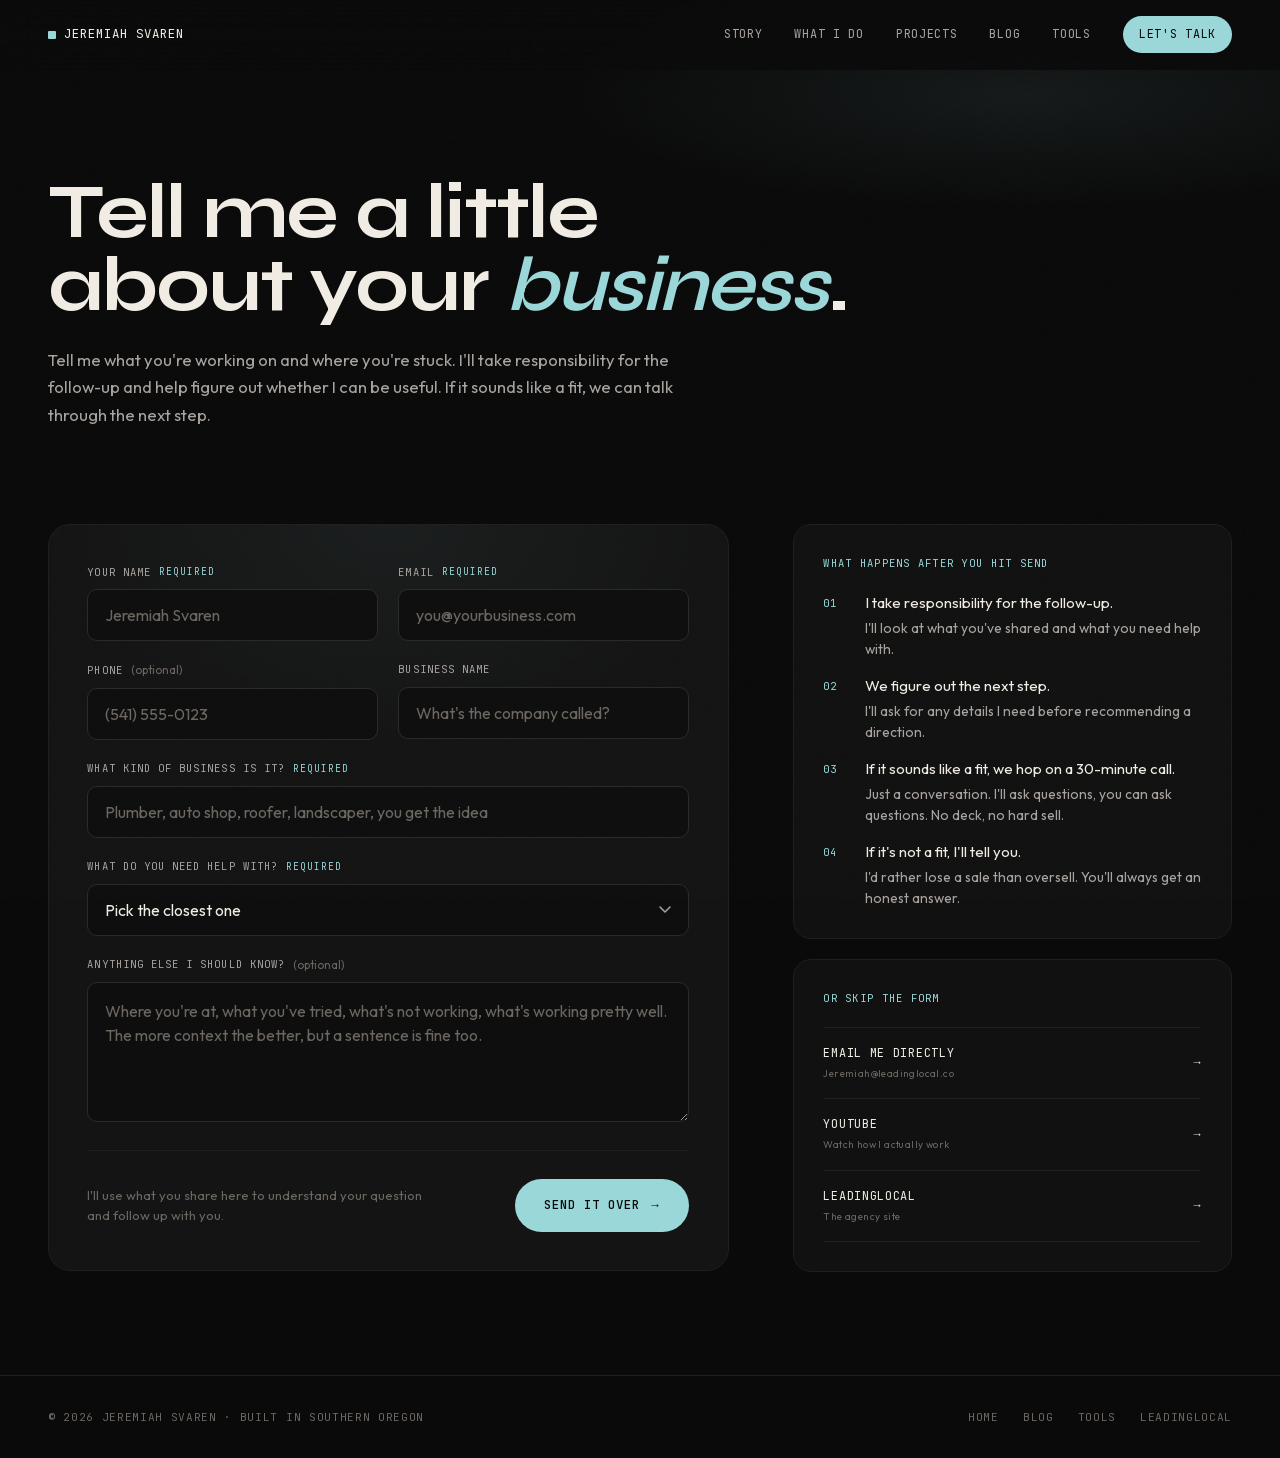
<file: contact.html>
<!DOCTYPE html>
<html lang="en">

<head>
  <meta charset="UTF-8">
  <meta name="viewport" content="width=device-width, initial-scale=1.0">
  <title>Let's Talk | Jeremiah Svaren</title>
  <meta name="description"
    content="Tell me what you're working on and what you need help with. I'll take responsibility for the follow-up and help figure out the next step.">
  <link rel="icon" type="image/x-icon" href="images/favicon_io/favicon.ico">
  <link rel="icon" type="image/png" sizes="32x32" href="images/favicon_io/favicon-32x32.png">
  <link rel="icon" type="image/png" sizes="16x16" href="images/favicon_io/favicon-16x16.png">
  <link rel="apple-touch-icon" sizes="180x180" href="images/favicon_io/apple-touch-icon.png">
  <link rel="manifest" href="images/favicon_io/site.webmanifest">
  <link rel="canonical" href="https://jeremiahsvaren.com/contact">
  <meta property="og:url" content="https://jeremiahsvaren.com/contact">
  <meta property="og:type" content="website">
  <meta property="og:title" content="Let's Talk | Jeremiah Svaren">
  <meta property="og:description"
    content="Tell me what you're working on and what you need help with. I'll take responsibility for the follow-up and help figure out the next step.">
  <meta property="og:image" content="https://jeremiahsvaren.com/images/jeremiah-svaren-share-image.png">
  <meta property="og:image:width" content="1200">
  <meta property="og:image:height" content="630">
  <meta name="twitter:card" content="summary_large_image">
  <meta name="twitter:title" content="Let's Talk | Jeremiah Svaren">
  <meta name="twitter:description"
    content="Tell me what you're working on and what you need help with. I'll take responsibility for the follow-up and help figure out the next step.">
  <meta name="twitter:image" content="https://jeremiahsvaren.com/images/jeremiah-svaren-share-image.png">
  <link rel="preload" href="fonts/outfit-latin.woff2" as="font" type="font/woff2" crossorigin>
  <link rel="preload" href="fonts/syne-latin.woff2" as="font" type="font/woff2" crossorigin>
  <style>@font-face{font-family:'Outfit';font-style:normal;font-weight:400 600;font-display:swap;src:url(fonts/outfit-latin.woff2) format('woff2');unicode-range:U+0000-00FF,U+0131,U+0152-0153,U+02BB-02BC,U+02C6,U+02DA,U+02DC,U+0304,U+0308,U+0329,U+2000-206F,U+20AC,U+2122,U+2191,U+2193,U+2212,U+2215,U+FEFF,U+FFFD}@font-face{font-family:'Syne';font-style:normal;font-weight:500 800;font-display:swap;src:url(fonts/syne-latin.woff2) format('woff2');unicode-range:U+0000-00FF,U+0131,U+0152-0153,U+02BB-02BC,U+02C6,U+02DA,U+02DC,U+0304,U+0308,U+0329,U+2000-206F,U+20AC,U+2122,U+2191,U+2193,U+2212,U+2215,U+FEFF,U+FFFD}@font-face{font-family:'JetBrains Mono';font-style:normal;font-weight:400 500;font-display:swap;src:url(fonts/jetbrains-mono-latin.woff2) format('woff2');unicode-range:U+0000-00FF,U+0131,U+0152-0153,U+02BB-02BC,U+02C6,U+02DA,U+02DC,U+0304,U+0308,U+0329,U+2000-206F,U+20AC,U+2122,U+2191,U+2193,U+2212,U+2215,U+FEFF,U+FFFD}*,*::before,*::after{margin:0;padding:0;box-sizing:border-box}html{scroll-behavior:smooth;-webkit-font-smoothing:antialiased}img{max-width:100%;display:block}a{color:inherit;text-decoration:none}button{font:inherit;background:none;border:none;color:inherit;cursor:pointer}:root{--bg:#0a0a0a;--bg-elev:#111111;--bg-card:#141414;--bg-input:#0e0e0e;--ink:#f0ece4;--ink-mute:#a8a29e;--ink-faint:#6b6660;--accent:#9AD7D8;--accent-soft:rgba(154,215,216,0.12);--coral:#E85D5D;--line:#1f1f1f;--line-strong:#2a2a2a;--serif:'Syne',system-ui,sans-serif;--sans:'Outfit',system-ui,sans-serif;--mono:'JetBrains Mono',ui-monospace,monospace;--ease:cubic-bezier(0.16,1,0.3,1);--pad-x:clamp(1.25rem,4vw,3rem);--section-y:clamp(4rem,8vw,7rem)}body{font-family:var(--sans);font-weight:400;background:var(--bg);color:var(--ink);line-height:1.65;overflow-x:hidden;font-size:17px}::selection{background:var(--accent);color:var(--bg)}.grain{position:fixed;inset:0;z-index:60;pointer-events:none;opacity:0.035;mix-blend-mode:overlay;background-image:url("data:image/svg+xml,%3Csvg viewBox='0 0 200 200' xmlns='http://www.w3.org/2000/svg'%3E%3Cfilter id='n'%3E%3CfeTurbulence type='fractalNoise' baseFrequency='0.85' numOctaves='3' stitchTiles='stitch'/%3E%3C/filter%3E%3Crect width='100%25' height='100%25' filter='url(%23n)'/%3E%3C/svg%3E")}.shell{width:100%;max-width:1320px;margin-inline:auto;padding-inline:var(--pad-x)}nav.top{position:fixed;top:0;left:0;right:0;z-index:50;padding:1rem var(--pad-x);display:flex;justify-content:space-between;align-items:center;background:rgba(10,10,10,0.7);backdrop-filter:blur(18px) saturate(140%);-webkit-backdrop-filter:blur(18px) saturate(140%);border-bottom:1px solid transparent;transition:border-color 0.4s var(--ease),padding 0.4s var(--ease)}nav.top.scrolled{border-bottom-color:var(--line);padding-block:0.7rem}.brand{font-family:var(--mono);font-size:0.78rem;letter-spacing:0.08em;text-transform:uppercase;display:flex;align-items:center;gap:0.5rem}.brand::before{content:'';width:8px;height:8px;background:var(--accent);display:inline-block;border-radius:1px;animation:pulse 3s ease-in-out infinite}@keyframes pulse{0%,100%{opacity:1}50%{opacity:0.35}}.nav-menu{display:flex;gap:2rem;align-items:center}.nav-menu a{font-family:var(--mono);font-size:0.74rem;letter-spacing:0.06em;text-transform:uppercase;color:var(--ink-mute);transition:color 0.3s var(--ease)}.nav-menu a:hover{color:var(--ink)}.nav-menu a.current{color:var(--accent)}.nav-menu a.cta{color:var(--bg);background:var(--accent);padding:0.55rem 1rem;border-radius:999px;transition:transform 0.25s var(--ease),background 0.25s var(--ease)}.nav-menu a.cta:hover{background:#b2e1e2;transform:translateY(-1px)}.nav-toggle{display:none}.nav-backdrop{position:fixed;inset:0;background:rgba(10,10,10,0.65);backdrop-filter:blur(4px);-webkit-backdrop-filter:blur(4px);opacity:0;pointer-events:none;transition:opacity 0.4s var(--ease);z-index:49}.nav-backdrop.open{opacity:1;pointer-events:auto}.reveal{opacity:0;transform:translateY(18px);transition:opacity 0.9s var(--ease),transform 0.9s var(--ease)}.reveal.in{opacity:1;transform:none}.reveal.d2{transition-delay:0.08s}.reveal.d3{transition-delay:0.16s}.reveal.d4{transition-delay:0.24s}.eyebrow{font-family:var(--mono);font-size:0.72rem;letter-spacing:0.14em;text-transform:uppercase;color:var(--accent);display:inline-flex;align-items:center;gap:0.7rem}.eyebrow::before{content:'';width:28px;height:1px;background:var(--accent);display:inline-block}.page-hero{padding-top:clamp(8rem,14vw,11rem);padding-bottom:clamp(2rem,4vw,3rem);position:relative;overflow:hidden}.page-hero::before{content:'';position:absolute;inset:0;background:radial-gradient(ellipse 60% 40% at 80% 20%,rgba(154,215,216,0.08),transparent 60%);pointer-events:none}.page-hero h1{font-family:var(--serif);font-weight:700;font-size:clamp(2.5rem,6vw,4.8rem);line-height:0.95;letter-spacing:-0.025em;margin-block:0 1.5rem;max-width:16ch;text-wrap:balance}.page-hero h1 em{color:var(--accent);font-style:italic;font-weight:600}.page-hero .lede{color:var(--ink-mute);font-size:clamp(1.02rem,1.3vw,1.15rem);max-width:60ch;line-height:1.65}.contact-section{padding-bottom:var(--section-y)}.contact-grid{display:grid;grid-template-columns:minmax(0,1.55fr) minmax(0,1fr);gap:clamp(2rem,5vw,4.5rem);align-items:start;margin-top:3rem}.form-card{background:var(--bg-card);border:1px solid var(--line);border-radius:22px;padding:clamp(1.75rem,3vw,2.5rem);position:relative;overflow:hidden}.form-card::before{content:'';position:absolute;inset:0;background:radial-gradient(ellipse 80% 50% at 50% 0%,rgba(154,215,216,0.05),transparent 60%);pointer-events:none}.form-grid{display:grid;grid-template-columns:repeat(2,1fr);gap:1.25rem;position:relative}.field{display:flex;flex-direction:column;gap:0.5rem}.field.full{grid-column:span 2}.field label{font-family:var(--mono);font-size:0.66rem;letter-spacing:0.1em;text-transform:uppercase;color:var(--ink-mute);display:flex;align-items:center;gap:0.5rem}.field label .req{color:var(--accent);font-size:0.6rem}.field .help{font-size:0.78rem;color:var(--ink-faint);line-height:1.4}.input,.select,.textarea{width:100%;background:var(--bg-input);border:1px solid var(--line-strong);border-radius:10px;padding:0.95rem 1.05rem;font-family:var(--sans);font-size:1rem;color:var(--ink);transition:border-color 0.3s var(--ease),background 0.3s var(--ease),box-shadow 0.3s var(--ease)}.input::placeholder,.textarea::placeholder{color:var(--ink-faint)}.input:focus,.select:focus,.textarea:focus{outline:none;border-color:var(--accent);background:#0a0a0a;box-shadow:0 0 0 4px var(--accent-soft)}.select{appearance:none;-webkit-appearance:none;background-image:url("data:image/svg+xml,%3Csvg width='12' height='8' viewBox='0 0 12 8' fill='none' xmlns='http://www.w3.org/2000/svg'%3E%3Cpath d='M1 1L6 6L11 1' stroke='%23a8a29e' stroke-width='1.5' stroke-linecap='round' stroke-linejoin='round'/%3E%3C/svg%3E");background-repeat:no-repeat;background-position:right 1.1rem center;padding-right:2.5rem;cursor:pointer}.select option{background:var(--bg-card);color:var(--ink)}.textarea{resize:vertical;min-height:140px;line-height:1.55;font-family:var(--sans)}.field .error-msg{font-family:var(--mono);font-size:0.66rem;color:var(--coral);letter-spacing:0.05em;text-transform:uppercase;display:none}.field.invalid .input,.field.invalid .select,.field.invalid .textarea{border-color:var(--coral)}.field.invalid .error-msg{display:block}.form-foot{grid-column:span 2;display:flex;align-items:center;justify-content:space-between;gap:1rem;flex-wrap:wrap;margin-top:0.5rem;padding-top:1.75rem;border-top:1px solid var(--line)}.privacy{font-size:0.82rem;color:var(--ink-faint);max-width:40ch;line-height:1.5}.submit{display:inline-flex;align-items:center;gap:0.7rem;padding:1rem 1.85rem;background:var(--accent);color:var(--bg);font-family:var(--mono);font-size:0.78rem;font-weight:500;letter-spacing:0.08em;text-transform:uppercase;border-radius:999px;transition:transform 0.25s var(--ease),background 0.25s var(--ease);cursor:pointer}.submit:hover:not(:disabled){background:#b8e6e7;transform:translateY(-2px)}.submit:active:not(:disabled){transform:translateY(0)}.submit:disabled{opacity:0.6;cursor:progress}.submit .arrow{display:inline-block;transition:transform 0.3s var(--ease)}.submit:hover:not(:disabled) .arrow{transform:translateX(3px)}.submit .spinner{display:none;width:14px;height:14px;border:2px solid rgba(10,10,10,0.25);border-top-color:var(--bg);border-radius:50%;animation:spin 0.7s linear infinite}.submit.loading .spinner{display:inline-block}.submit.loading .arrow{display:none}@keyframes spin{to{transform:rotate(360deg)}}.hp{position:absolute;left:-9999px;width:1px;height:1px;opacity:0;pointer-events:none}.success{display:none;text-align:left;padding:1rem 0;position:relative}.success.show{display:block}.form-grid.hidden{display:none}.success-mark{width:56px;height:56px;border-radius:50%;background:var(--accent-soft);border:1px solid rgba(154,215,216,0.35);display:flex;align-items:center;justify-content:center;margin-bottom:1.5rem}.success-mark svg{width:22px;height:22px;stroke:var(--accent);fill:none;stroke-width:2.5}.success h3{font-family:var(--serif);font-weight:700;font-size:clamp(1.6rem,3vw,2.2rem);letter-spacing:-0.015em;line-height:1.1;margin-bottom:1rem}.success p{color:var(--ink-mute);max-width:50ch;margin-bottom:0.85rem}.side{display:flex;flex-direction:column;gap:1.25rem;position:sticky;top:7rem}.side-card{background:var(--bg-elev);border:1px solid var(--line);border-radius:18px;padding:1.85rem}.side-label{font-family:var(--mono);font-size:0.66rem;letter-spacing:0.12em;text-transform:uppercase;color:var(--accent);margin-bottom:1.25rem}.side-card h3{font-family:var(--serif);font-weight:700;font-size:1.35rem;letter-spacing:-0.015em;line-height:1.15;margin-bottom:0.85rem}.side-card p{color:var(--ink-mute);font-size:0.94rem;line-height:1.6}.steps{display:flex;flex-direction:column;gap:1rem}.step{display:grid;grid-template-columns:28px 1fr;gap:0.85rem;align-items:start}.step-num{font-family:var(--mono);font-size:0.66rem;color:var(--accent);letter-spacing:0.08em;padding-top:0.15rem}.step-text{color:var(--ink);font-size:0.94rem;line-height:1.5}.step-text span{display:block;color:var(--ink-mute);font-size:0.86rem;margin-top:0.2rem}.direct{display:flex;flex-direction:column;gap:0;margin-top:1rem}.direct a{display:flex;align-items:center;justify-content:space-between;padding:1rem 0;border-top:1px solid var(--line);font-family:var(--mono);font-size:0.74rem;letter-spacing:0.06em;text-transform:uppercase;color:var(--ink);transition:color 0.3s var(--ease),padding-left 0.3s var(--ease)}.direct a:last-child{border-bottom:1px solid var(--line)}.direct a:hover{color:var(--accent);padding-left:0.5rem}.direct a .arrow{transition:transform 0.3s var(--ease)}.direct a:hover .arrow{transform:translateX(4px)}.direct a .label{display:flex;flex-direction:column;gap:0.15rem;align-items:flex-start}.direct a .label small{font-size:0.62rem;color:var(--ink-faint);letter-spacing:0.04em;text-transform:none;font-family:var(--sans)}footer{padding:2rem var(--pad-x);border-top:1px solid var(--line)}.foot-row{max-width:1320px;margin-inline:auto;display:flex;justify-content:space-between;align-items:center;gap:1rem;flex-wrap:wrap;font-family:var(--mono);font-size:0.7rem;letter-spacing:0.06em;text-transform:uppercase;color:var(--ink-faint)}.foot-row a{transition:color 0.3s var(--ease)}.foot-row a:hover{color:var(--accent)}.foot-links{display:flex;gap:1.5rem}@media (max-width:920px){:root{--section-y:clamp(3rem,10vw,5rem)}.nav-toggle{display:flex;flex-direction:column;gap:5px;width:32px;height:32px;align-items:center;justify-content:center;position:relative;z-index:60}.nav-toggle span{width:22px;height:1.5px;background:var(--ink);display:block;transition:transform 0.35s var(--ease),opacity 0.25s var(--ease);transform-origin:center}.nav-toggle.open span:nth-child(1){transform:translateY(6.5px) rotate(45deg)}.nav-toggle.open span:nth-child(2){opacity:0;transform:scaleX(0.4)}.nav-toggle.open span:nth-child(3){transform:translateY(-6.5px) rotate(-45deg)}.nav-menu{position:fixed;top:0;right:-100%;width:80%;max-width:320px;height:100dvh;background:var(--bg);border-left:1px solid var(--line);flex-direction:column;align-items:flex-start;padding:6rem 2rem 2rem;gap:1.5rem;transition:right 0.4s var(--ease)}.nav-menu.open{right:0}.nav-menu a{font-size:0.95rem}.contact-grid{grid-template-columns:1fr;gap:2.5rem}.side{position:static}.form-grid{grid-template-columns:1fr}.field.full{grid-column:span 1}.form-foot{grid-column:span 1;flex-direction:column;align-items:stretch}.submit{justify-content:center}}@media (prefers-reduced-motion:reduce){.reveal{opacity:1;transform:none}*,*::before,*::after{animation-duration:0.01ms !important;transition-duration:0.01ms !important}}</style>
  <noscript><style>.reveal{opacity:1;transform:none}</style></noscript>
<link rel="stylesheet" href="/site-nav.css"></head>

<body>
  <div class="grain"></div>

  <!-- ═══════ NAV ═══════ -->
  <nav aria-label="Main navigation" class="top" id="nav">
    <a href="/" class="brand">Jeremiah Svaren</a>
    <button class="nav-toggle" id="navToggle" aria-label="Toggle menu" aria-expanded="false"
      aria-controls="navMenu"><span></span><span></span><span></span></button>
    <div class="nav-menu" id="navMenu">
      <a href="/#story">Story</a>
      <a href="/#expertise">What I do</a>
      <a href="/#projects">Projects</a>
      <a href="/blog">Blog</a>
      <a href="/tools">Tools</a>
      <a href="/contact" class="cta" aria-current="page">Let's talk</a>
    </div>
  </nav>
  <div class="nav-backdrop" id="navBackdrop"></div><script src="/site-nav.js"></script>

  <!-- ═══════ HERO ═══════ -->
  <section class="page-hero">
    <div class="shell">
      <h1 class="reveal d2">Tell me a little about your <em>business</em>.</h1>
      <p class="lede reveal d3">
        Tell me what you're working on and where you're stuck. I'll take responsibility for the follow-up
        and help figure out whether I can be useful. If it sounds like a fit, we can talk through the next step.
      </p>
    </div>
  </section>

  <!-- ═══════ CONTACT ═══════ -->
  <section class="contact-section">
    <div class="shell">
      <div class="contact-grid">

        <!-- FORM -->
        <div class="form-card reveal">
          <form
            id="contactForm"
            name="contact"
            method="POST"
            action="/contact-success.html"
            data-netlify="true"
            data-netlify-honeypot="bot-field"
          >
            <!-- Netlify form name (required for static form detection) -->
            <input type="hidden" name="form-name" value="contact">
            <!-- Honeypot for spam bots -->
            <p class="hp"><label>Don't fill this out: <input name="bot-field" tabindex="-1" autocomplete="off"></label></p>

            <div class="form-grid" id="formGrid">

              <div class="field">
                <label for="name">Your name <span class="req">required</span></label>
                <input class="input" type="text" id="name" name="name" autocomplete="name" required placeholder="Jeremiah Svaren">
                <div class="error-msg">Need a name to call you by</div>
              </div>

              <div class="field">
                <label for="email">Email <span class="req">required</span></label>
                <input class="input" type="email" id="email" name="email" autocomplete="email" required placeholder="you@yourbusiness.com">
                <div class="error-msg">Double-check the email</div>
              </div>

              <div class="field">
                <label for="phone">Phone <small style="color:var(--ink-faint); text-transform:none; letter-spacing:0; font-family:var(--sans); font-size:0.7rem;">(optional)</small></label>
                <input class="input" type="tel" id="phone" name="phone" autocomplete="tel" placeholder="(541) 555-0123">
              </div>

              <div class="field">
                <label for="business">Business name</label>
                <input class="input" type="text" id="business" name="business" autocomplete="organization" placeholder="What's the company called?">
              </div>

              <div class="field full">
                <label for="trade">What kind of business is it? <span class="req">required</span></label>
                <input class="input" type="text" id="trade" name="trade" required placeholder="Plumber, auto shop, roofer, landscaper, you get the idea">
                <div class="error-msg">Give me a one-word version, that's all I need</div>
              </div>

              <div class="field full">
                <label for="help">What do you need help with? <span class="req">required</span></label>
                <select class="select" id="help" name="help" required>
                  <option value="" disabled selected>Pick the closest one</option>
                  <option value="local-seo">Local SEO &amp; getting found on Google</option>
                  <option value="website">A new website (or fixing the one I have)</option>
                  <option value="ai-automation">AI &amp; automation for my team</option>
                  <option value="not-sure">Honestly not sure yet, just want to chat</option>
                  <option value="other">Something else (I'll explain below)</option>
                </select>
                <div class="error-msg">Pick whichever feels closest</div>
              </div>

              <div class="field full">
                <label for="message">Anything else I should know? <small style="color:var(--ink-faint); text-transform:none; letter-spacing:0; font-family:var(--sans); font-size:0.7rem;">(optional)</small></label>
                <textarea class="textarea" id="message" name="message" placeholder="Where you're at, what you've tried, what's not working, what's working pretty well. The more context the better, but a sentence is fine too."></textarea>
              </div>

              <div class="form-foot">
                <p class="privacy">
                  I'll use what you share here to understand your question and follow up with you.
                </p>
                <button type="submit" class="submit" id="submitBtn">
                  <span>Send it over</span>
                  <span class="arrow">&rarr;</span>
                  <span class="spinner" aria-hidden="true"></span>
                </button>
              </div>

            </div>

            <p id="formError" role="alert" tabindex="-1" hidden></p>

            <!-- SUCCESS STATE -->
            <div class="success" id="success" role="status" aria-live="polite">
              <div class="success-mark">
                <svg viewBox="0 0 24 24" stroke-linecap="round" stroke-linejoin="round"><polyline points="20 6 9 17 4 12"/></svg>
              </div>
              <h3>Got it. Thanks for reaching out.</h3>
              <p>
                Your message was submitted. Thanks for telling me a little about what you're working on.
                I'll take it from here and follow up about the next step.
              </p>
              <p>
                In the meantime, feel free to <a href="index.html" style="color:var(--accent); border-bottom:1px solid var(--accent);">head back home</a>
                or <a href="https://www.youtube.com/@svaren" target="_blank" rel="noopener" style="color:var(--accent); border-bottom:1px solid var(--accent);">poke around the YouTube channel</a>.
              </p>
            </div>

          </form>
        </div>

        <!-- SIDEBAR -->
        <aside class="side">

          <div class="side-card reveal d2">
            <div class="side-label">What happens after you hit send</div>
            <div class="steps">
              <div class="step">
                <div class="step-num">01</div>
                <div class="step-text">
                  I take responsibility for the follow-up.
                  <span>I'll look at what you've shared and what you need help with.</span>
                </div>
              </div>
              <div class="step">
                <div class="step-num">02</div>
                <div class="step-text">
                  We figure out the next step.
                  <span>I'll ask for any details I need before recommending a direction.</span>
                </div>
              </div>
              <div class="step">
                <div class="step-num">03</div>
                <div class="step-text">
                  If it sounds like a fit, we hop on a 30-minute call.
                  <span>Just a conversation. I'll ask questions, you can ask questions. No deck, no hard sell.</span>
                </div>
              </div>
              <div class="step">
                <div class="step-num">04</div>
                <div class="step-text">
                  If it's not a fit, I'll tell you.
                  <span>I'd rather lose a sale than oversell. You'll always get an honest answer.</span>
                </div>
              </div>
            </div>
          </div>

          <div class="side-card reveal d3">
            <div class="side-label">Or skip the form</div>
            <div class="direct">
              <a href="mailto:Jeremiah@leadinglocal.co">
                <div class="label">
                  Email me directly
                  <small>Jeremiah@leadinglocal.co</small>
                </div>
                <span class="arrow">&rarr;</span>
              </a>
              <a href="https://www.youtube.com/@svaren" target="_blank" rel="noopener">
                <div class="label">
                  YouTube
                  <small>Watch how I actually work</small>
                </div>
                <span class="arrow">&rarr;</span>
              </a>
              <a href="https://www.leadinglocal.co" target="_blank" rel="noopener">
                <div class="label">
                  LeadingLocal
                  <small>The agency site</small>
                </div>
                <span class="arrow">&rarr;</span>
              </a>
            </div>
          </div>

        </aside>

      </div>
    </div>
  </section>

  <!-- ═══════ FOOTER ═══════ -->
  <footer>
    <div class="foot-row">
      <div>© 2026 Jeremiah Svaren · Built in Southern Oregon</div>
      <div class="foot-links">
        <a href="index.html">Home</a>
        <a href="/blog">Blog</a>
      <a href="tools.html">Tools</a>
        <a href="https://www.leadinglocal.co" target="_blank" rel="noopener">LeadingLocal</a>
      </div>
    </div>
  </footer>

  <script>


    // Reveal on scroll
    const io = new IntersectionObserver((entries) => {
      entries.forEach(e => {
        if (e.isIntersecting) { e.target.classList.add('in'); io.unobserve(e.target); }
      });
    }, { threshold: 0.12, rootMargin: '0px 0px -40px 0px' });
    document.querySelectorAll('.reveal').forEach(el => io.observe(el));

    // ─── FORM HANDLING ───
    const form = document.getElementById('contactForm');
    form.noValidate = true; // Use native validation when JavaScript is unavailable.
    const formGrid = document.getElementById('formGrid');
    const successPanel = document.getElementById('success');
    const submitBtn = document.getElementById('submitBtn');

    const formError = document.getElementById('formError');
    let pending = false;
    let submitted = false;

    // Inline validation: clear error state as the user types/changes
    form.querySelectorAll('.input, .select, .textarea').forEach(el => {
      const evt = el.tagName === 'SELECT' ? 'change' : 'input';
      el.addEventListener(evt, () => el.closest('.field').classList.remove('invalid'));
    });

    const validate = () => {
      let firstInvalid = null;
      form.querySelectorAll('[required]').forEach(el => {
        const field = el.closest('.field');
        const valid = el.checkValidity();
        if (!valid) {
          field.classList.add('invalid');
          if (!firstInvalid) firstInvalid = el;
        } else {
          field.classList.remove('invalid');
        }
      });
      if (firstInvalid) firstInvalid.focus({ preventScroll: false });
      return !firstInvalid;
    };

    const encode = (data) => Object.keys(data)
      .map(k => encodeURIComponent(k) + '=' + encodeURIComponent(data[k]))
      .join('&');

    form.addEventListener('submit', async (e) => {
      e.preventDefault();
      if (pending || submitted || !validate()) return;
      pending = true;
      formError.hidden = true;
      form.setAttribute('aria-busy', 'true');

      submitBtn.classList.add('loading');
      submitBtn.disabled = true;

      const formData = new FormData(form);
      const payload = {};
      formData.forEach((v, k) => { payload[k] = v; });

      try {
        const response = await fetch('/', {
          method: 'POST',
          headers: { 'Content-Type': 'application/x-www-form-urlencoded' },
          body: encode(payload)
        });

        if (!response.ok) throw new Error('Submission failed: ' + response.status);
        submitted = true;

        // Success state
        formGrid.classList.add('hidden');
        successPanel.classList.add('show');
        successPanel.scrollIntoView({ behavior: 'smooth', block: 'center' });

        // Fire analytics event if GA4 is present
        if (typeof gtag === 'function') {
          gtag('event', 'generate_lead', {
            form_id: 'contact',
            help_topic: payload.help || 'unknown'
          });
        }
        // Or dataLayer for GTM
        if (typeof window.dataLayer !== 'undefined') {
          window.dataLayer.push({ event: 'contact_form_submit', help_topic: payload.help || 'unknown' });
        }
      } catch (err) {
        if (!submitted) {
          formError.textContent = "Your message couldn't be confirmed. Your entries are still here. Try again, or email Jeremiah@leadinglocal.co.";
          formError.hidden = false;
          formError.focus();
        }
      } finally {
        pending = false;
        form.setAttribute('aria-busy', 'false');
        submitBtn.classList.remove('loading');
        submitBtn.disabled = submitted;
      }
    });
  </script>
</body>

</html>
</file>
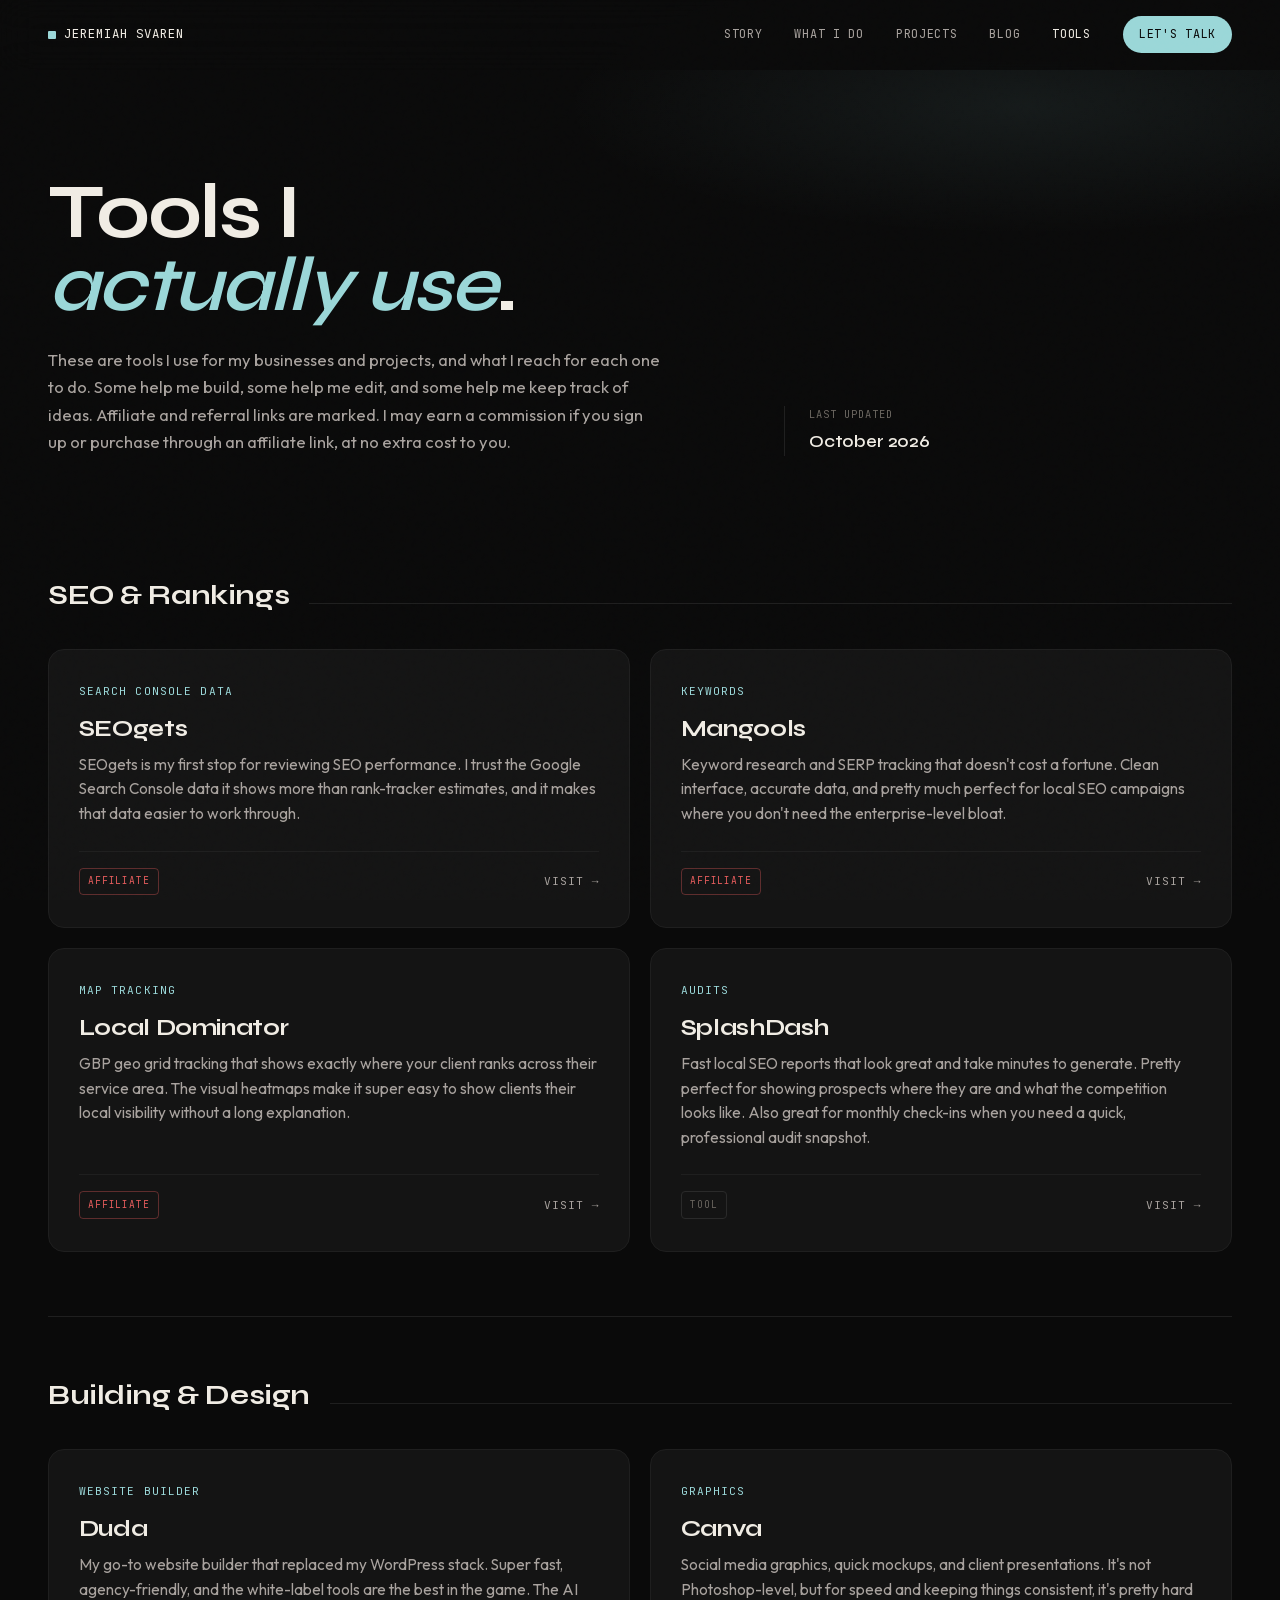
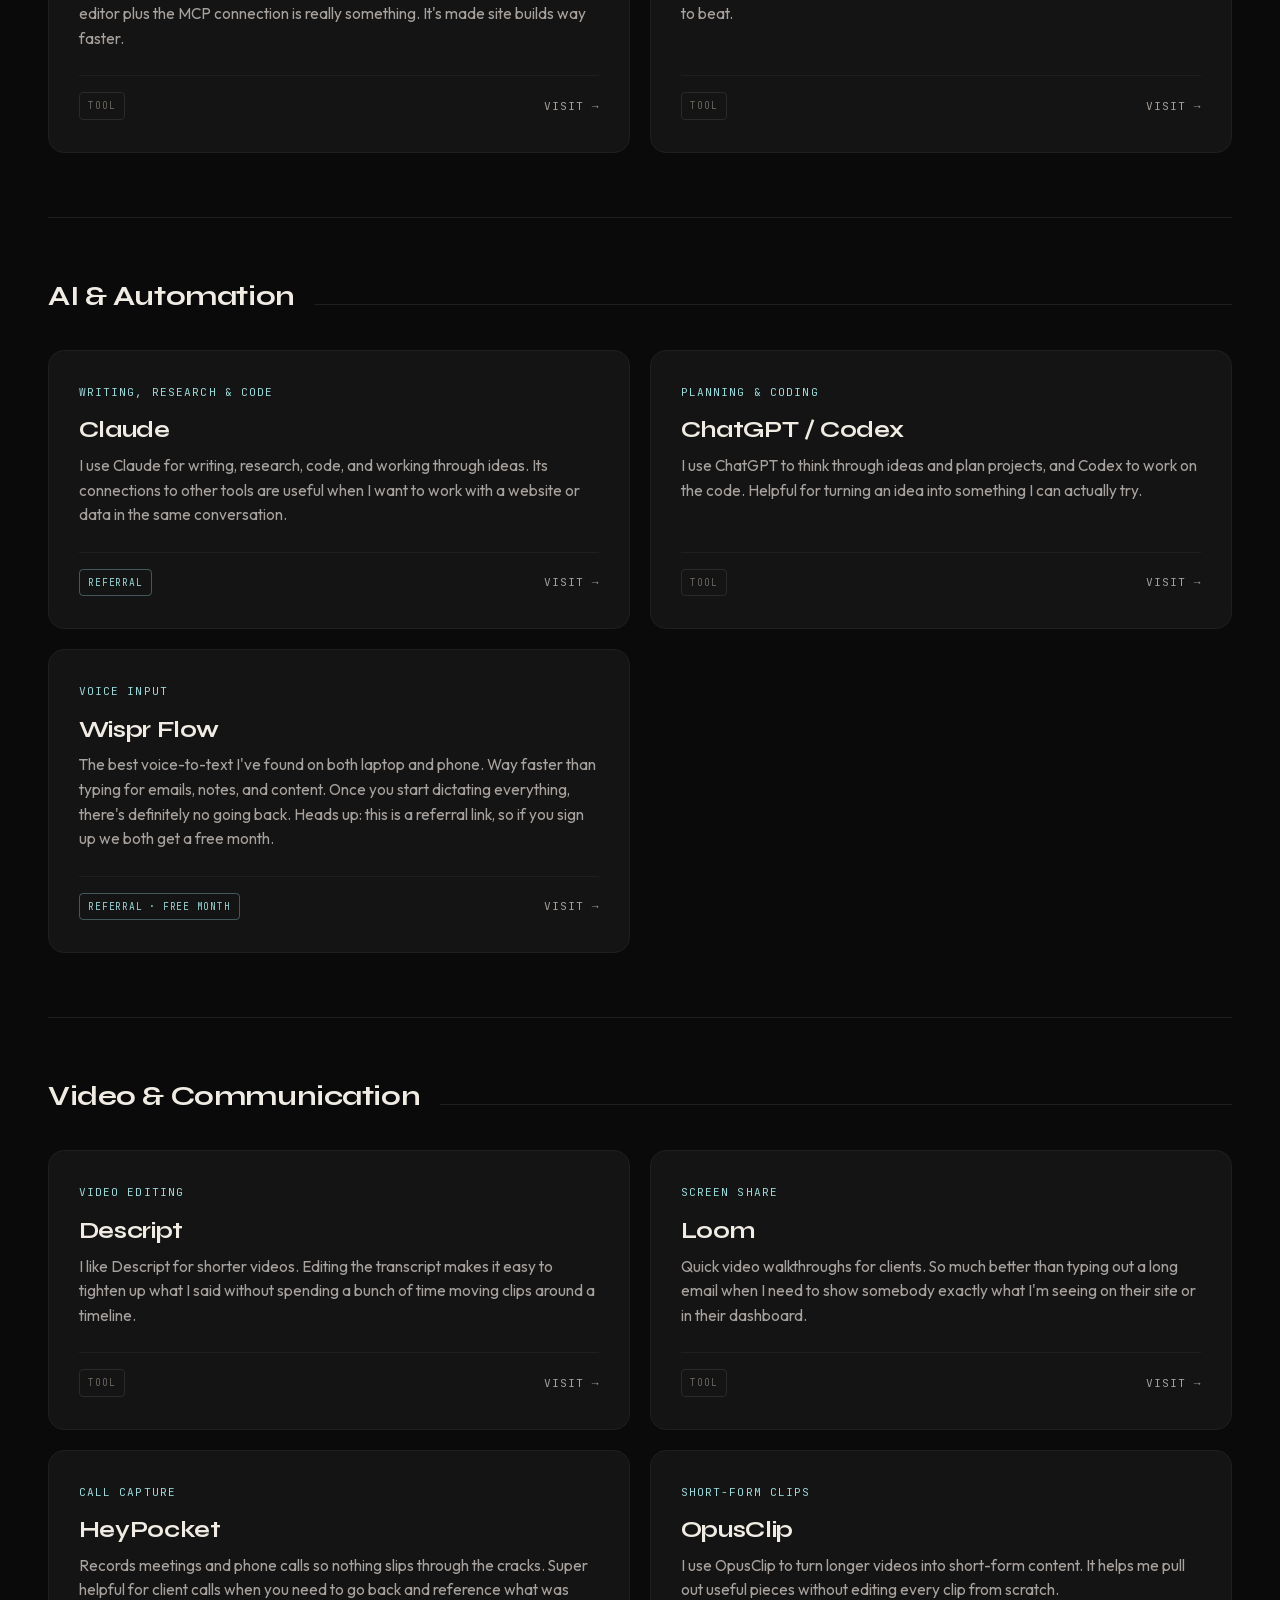
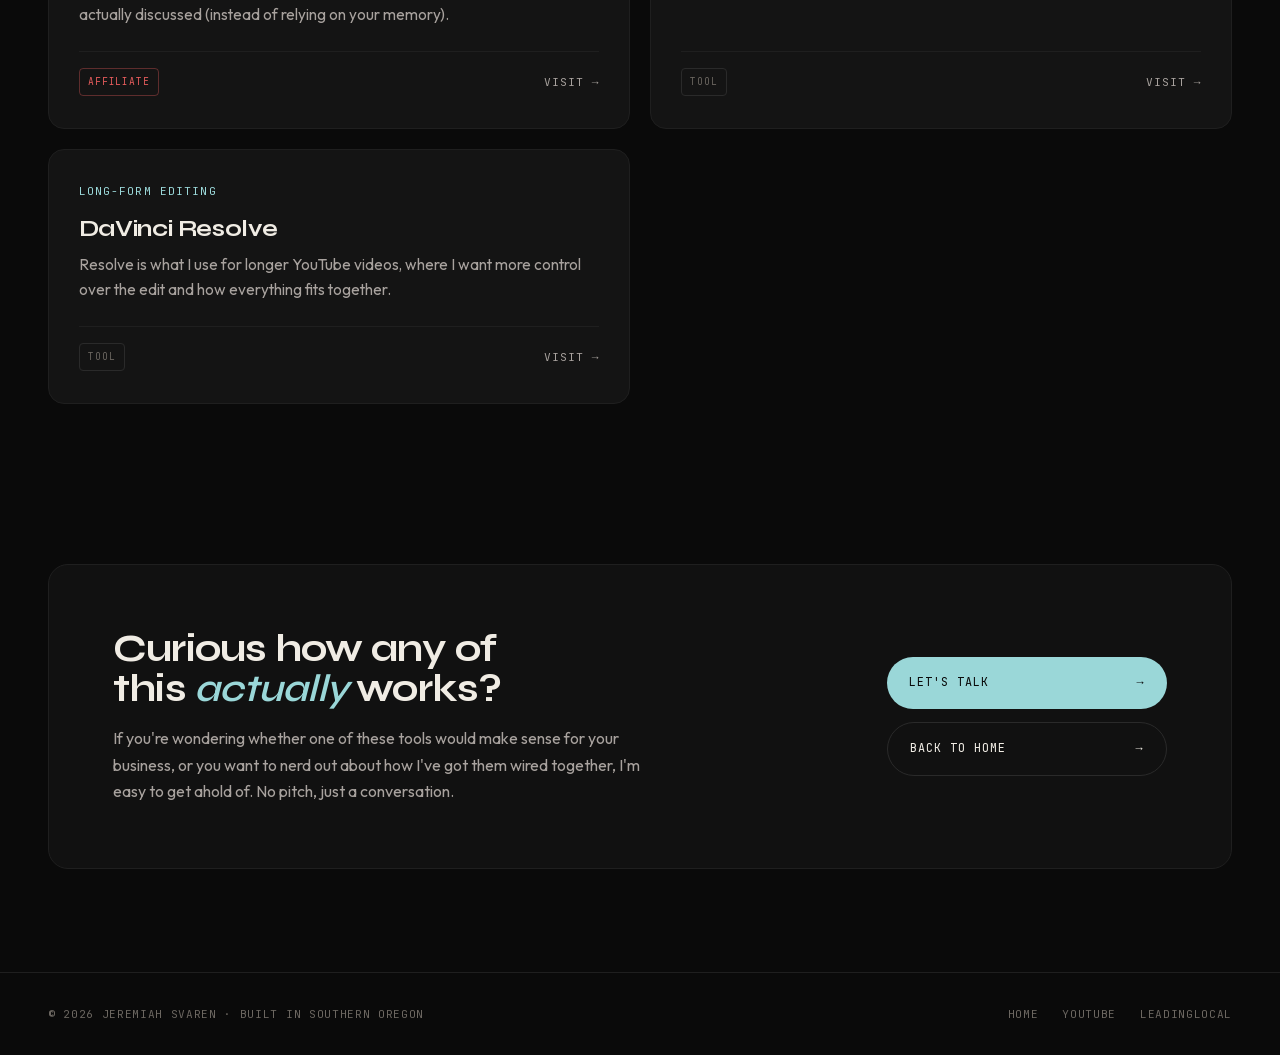
<file: tools.html>
<!DOCTYPE html>
<html lang="en">

<head>
  <meta charset="UTF-8">
  <meta name="viewport" content="width=device-width, initial-scale=1.0">
  <title>Tools I Actually Use | Jeremiah Svaren</title>
  <meta name="description"
    content="Tools I use and why: local SEO, building websites, planning and coding with AI, editing videos, and capturing ideas.">
  <link rel="icon" type="image/x-icon" href="images/favicon_io/favicon.ico">
  <link rel="icon" type="image/png" sizes="32x32" href="images/favicon_io/favicon-32x32.png">
  <link rel="icon" type="image/png" sizes="16x16" href="images/favicon_io/favicon-16x16.png">
  <link rel="apple-touch-icon" sizes="180x180" href="images/favicon_io/apple-touch-icon.png">
  <link rel="manifest" href="images/favicon_io/site.webmanifest">
  <link rel="canonical" href="https://jeremiahsvaren.com/tools">
  <meta property="og:url" content="https://jeremiahsvaren.com/tools">
  <meta property="og:type" content="website">
  <meta property="og:title" content="Tools I Actually Use | Jeremiah Svaren">
  <meta property="og:description"
    content="Tools I use and why: local SEO, building websites, planning and coding with AI, editing videos, and capturing ideas.">
  <meta property="og:image" content="https://jeremiahsvaren.com/images/jeremiah-svaren-share-image.png">
  <meta property="og:image:width" content="1200">
  <meta property="og:image:height" content="630">
  <meta name="twitter:card" content="summary_large_image">
  <meta name="twitter:title" content="Tools I Actually Use | Jeremiah Svaren">
  <meta name="twitter:description"
    content="Tools I use and why: local SEO, building websites, planning and coding with AI, editing videos, and capturing ideas.">
  <meta name="twitter:image" content="https://jeremiahsvaren.com/images/jeremiah-svaren-share-image.png">
  <link rel="preload" href="fonts/outfit-latin.woff2" as="font" type="font/woff2" crossorigin>
  <link rel="preload" href="fonts/syne-latin.woff2" as="font" type="font/woff2" crossorigin>
  <style>
    @font-face {
      font-family: 'Outfit';
      font-style: normal;
      font-weight: 400 600;
      font-display: swap;
      src: url(fonts/outfit-latin.woff2) format('woff2');
      unicode-range: U+0000-00FF, U+0131, U+0152-0153, U+02BB-02BC, U+02C6, U+02DA, U+02DC, U+0304, U+0308, U+0329, U+2000-206F, U+20AC, U+2122, U+2191, U+2193, U+2212, U+2215, U+FEFF, U+FFFD
    }

    @font-face {
      font-family: 'Syne';
      font-style: normal;
      font-weight: 500 800;
      font-display: swap;
      src: url(fonts/syne-latin.woff2) format('woff2');
      unicode-range: U+0000-00FF, U+0131, U+0152-0153, U+02BB-02BC, U+02C6, U+02DA, U+02DC, U+0304, U+0308, U+0329, U+2000-206F, U+20AC, U+2122, U+2191, U+2193, U+2212, U+2215, U+FEFF, U+FFFD
    }

    @font-face {
      font-family: 'JetBrains Mono';
      font-style: normal;
      font-weight: 400 500;
      font-display: swap;
      src: url(fonts/jetbrains-mono-latin.woff2) format('woff2');
      unicode-range: U+0000-00FF, U+0131, U+0152-0153, U+02BB-02BC, U+02C6, U+02DA, U+02DC, U+0304, U+0308, U+0329, U+2000-206F, U+20AC, U+2122, U+2191, U+2193, U+2212, U+2215, U+FEFF, U+FFFD
    }

    *,
    *::before,
    *::after {
      margin: 0;
      padding: 0;
      box-sizing: border-box
    }

    html {
      scroll-behavior: smooth;
      -webkit-font-smoothing: antialiased
    }

    img {
      max-width: 100%;
      display: block
    }

    a {
      color: inherit;
      text-decoration: none
    }

    button {
      font: inherit;
      background: none;
      border: none;
      color: inherit;
      cursor: pointer
    }

    :root {
      --bg: #0a0a0a;
      --bg-elev: #111111;
      --bg-card: #141414;
      --ink: #f0ece4;
      --ink-mute: #a8a29e;
      --ink-faint: #6b6660;
      --accent: #9AD7D8;
      --accent-soft: rgba(154, 215, 216, 0.12);
      --coral: #E85D5D;
      --line: #1f1f1f;
      --line-strong: #2a2a2a;
      --serif: 'Syne', system-ui, sans-serif;
      --sans: 'Outfit', system-ui, sans-serif;
      --mono: 'JetBrains Mono', ui-monospace, monospace;
      --ease: cubic-bezier(0.16, 1, 0.3, 1);
      --pad-x: clamp(1.25rem, 4vw, 3rem);
      --section-y: clamp(4rem, 8vw, 7rem)
    }

    body {
      font-family: var(--sans);
      font-weight: 400;
      background: var(--bg);
      color: var(--ink);
      line-height: 1.65;
      overflow-x: hidden;
      font-size: 17px
    }

    ::selection {
      background: var(--accent);
      color: var(--bg)
    }

    .grain {
      position: fixed;
      inset: 0;
      z-index: 60;
      pointer-events: none;
      opacity: 0.035;
      mix-blend-mode: overlay;
      background-image: url("data:image/svg+xml,%3Csvg viewBox='0 0 200 200' xmlns='http://www.w3.org/2000/svg'%3E%3Cfilter id='n'%3E%3CfeTurbulence type='fractalNoise' baseFrequency='0.85' numOctaves='3' stitchTiles='stitch'/%3E%3C/filter%3E%3Crect width='100%25' height='100%25' filter='url(%23n)'/%3E%3C/svg%3E")
    }

    .shell {
      width: 100%;
      max-width: 1320px;
      margin-inline: auto;
      padding-inline: var(--pad-x)
    }

    nav.top {
      position: fixed;
      top: 0;
      left: 0;
      right: 0;
      z-index: 50;
      padding: 1rem var(--pad-x);
      display: flex;
      justify-content: space-between;
      align-items: center;
      background: rgba(10, 10, 10, 0.7);
      backdrop-filter: blur(18px) saturate(140%);
      -webkit-backdrop-filter: blur(18px) saturate(140%);
      border-bottom: 1px solid transparent;
      transition: border-color 0.4s var(--ease), padding 0.4s var(--ease)
    }

    nav.top.scrolled {
      border-bottom-color: var(--line);
      padding-block: 0.7rem
    }

    .brand {
      font-family: var(--mono);
      font-size: 0.78rem;
      letter-spacing: 0.08em;
      text-transform: uppercase;
      display: flex;
      align-items: center;
      gap: 0.5rem
    }

    .brand::before {
      content: '';
      width: 8px;
      height: 8px;
      background: var(--accent);
      display: inline-block;
      border-radius: 1px;
      animation: pulse 3s ease-in-out infinite
    }

    @keyframes pulse {

      0%,
      100% {
        opacity: 1
      }

      50% {
        opacity: 0.35
      }
    }

    .nav-menu {
      display: flex;
      gap: 2rem;
      align-items: center
    }

    .nav-menu a {
      font-family: var(--mono);
      font-size: 0.74rem;
      letter-spacing: 0.06em;
      text-transform: uppercase;
      color: var(--ink-mute);
      transition: color 0.3s var(--ease)
    }

    .nav-menu a:hover {
      color: var(--ink)
    }

    .nav-menu a.current {
      color: var(--accent)
    }

    .nav-menu a.cta {
      color: var(--bg);
      background: var(--accent);
      padding: 0.55rem 1rem;
      border-radius: 999px;
      transition: transform 0.25s var(--ease), background 0.25s var(--ease)
    }

    .nav-menu a.cta:hover {
      background: #b2e1e2;
      transform: translateY(-1px)
    }

    .nav-toggle {
      display: none
    }

    .nav-backdrop {
      position: fixed;
      inset: 0;
      background: rgba(10, 10, 10, 0.65);
      backdrop-filter: blur(4px);
      -webkit-backdrop-filter: blur(4px);
      opacity: 0;
      pointer-events: none;
      transition: opacity 0.4s var(--ease);
      z-index: 49
    }

    .nav-backdrop.open {
      opacity: 1;
      pointer-events: auto
    }

    .reveal {
      opacity: 0;
      transform: translateY(18px);
      transition: opacity 0.9s var(--ease), transform 0.9s var(--ease)
    }

    .reveal.in {
      opacity: 1;
      transform: none
    }

    .reveal.d2 {
      transition-delay: 0.08s
    }

    .reveal.d3 {
      transition-delay: 0.16s
    }

    .reveal.d4 {
      transition-delay: 0.24s
    }

    .eyebrow {
      font-family: var(--mono);
      font-size: 0.72rem;
      letter-spacing: 0.14em;
      text-transform: uppercase;
      color: var(--accent);
      display: inline-flex;
      align-items: center;
      gap: 0.7rem
    }

    .eyebrow::before {
      content: '';
      width: 28px;
      height: 1px;
      background: var(--accent);
      display: inline-block
    }

    section {
      padding-block: var(--section-y);
      position: relative
    }

    .page-hero {
      padding-top: clamp(8rem, 14vw, 11rem);
      padding-bottom: clamp(3rem, 6vw, 5rem);
      position: relative;
      overflow: hidden
    }

    .page-hero::before {
      content: '';
      position: absolute;
      inset: 0;
      background: radial-gradient(ellipse 60% 40% at 80% 20%, rgba(154, 215, 216, 0.08), transparent 60%);
      pointer-events: none
    }

    .hero-grid {
      display: grid;
      grid-template-columns: minmax(0, 1.5fr) minmax(0, 1fr);
      gap: clamp(2rem, 5vw, 5rem);
      align-items: end;
      position: relative
    }

    .page-hero h1 {
      font-family: var(--serif);
      font-weight: 700;
      font-size: clamp(2.5rem, 6vw, 4.8rem);
      line-height: 0.95;
      letter-spacing: -0.025em;
      margin-block: 0 1.5rem;
      text-wrap: balance
    }

    .page-hero h1 em {
      color: var(--accent);
      font-style: italic;
      font-weight: 600
    }

    .page-hero p {
      color: var(--ink-mute);
      font-size: clamp(1.02rem, 1.3vw, 1.15rem);
      max-width: 56ch;
      line-height: 1.65
    }

    .hero-meta {
      border-left: 1px solid var(--line);
      padding-left: 1.5rem;
      display: flex;
      flex-direction: column;
      gap: 1.25rem
    }

    .meta-block {
      display: flex;
      flex-direction: column;
      gap: 0.3rem
    }

    .meta-label {
      font-family: var(--mono);
      font-size: 0.65rem;
      color: var(--ink-faint);
      letter-spacing: 0.1em;
      text-transform: uppercase
    }

    .meta-value {
      font-family: var(--serif);
      font-weight: 600;
      font-size: 1.05rem;
      color: var(--ink);
      letter-spacing: -0.01em
    }

    .meta-value.accent {
      color: var(--accent)
    }

    .category {
      padding-block: clamp(3rem, 5vw, 4.5rem);
      border-top: 1px solid var(--line)
    }

    .category:first-of-type {
      border-top: none;
      padding-top: clamp(2rem, 4vw, 3rem)
    }

    .cat-head {
      display: flex;
      align-items: baseline;
      gap: 1.25rem;
      margin-bottom: 2.5rem
    }

    .cat-num {
      font-family: var(--mono);
      font-size: 0.7rem;
      color: var(--accent);
      letter-spacing: 0.1em
    }

    .cat-name {
      font-family: var(--serif);
      font-weight: 700;
      font-size: clamp(1.3rem, 2.2vw, 1.8rem);
      letter-spacing: -0.015em;
      line-height: 1
    }

    .cat-line {
      flex: 1;
      height: 1px;
      background: var(--line)
    }

    .tools-grid {
      display: grid;
      grid-template-columns: repeat(2, 1fr);
      gap: 1.25rem
    }

    .tool {
      position: relative;
      padding: 2rem 1.85rem;
      background: var(--bg-card);
      border: 1px solid var(--line);
      border-radius: 16px;
      overflow: hidden;
      transition: border-color 0.4s var(--ease), transform 0.4s var(--ease);
      display: flex;
      flex-direction: column;
      min-height: 230px
    }

    .tool:hover {
      border-color: var(--line-strong);
      transform: translateY(-2px)
    }

    .tool::after {
      content: '';
      position: absolute;
      inset: 0;
      background: radial-gradient(circle at var(--mx, 50%) var(--my, 0%), rgba(154, 215, 216, 0.08), transparent 50%);
      opacity: 0;
      transition: opacity 0.4s var(--ease);
      pointer-events: none
    }

    .tool:hover::after {
      opacity: 1
    }

    .tool-num {
      font-family: var(--mono);
      font-size: 0.7rem;
      color: var(--ink-faint);
      letter-spacing: 0.1em;
      margin-bottom: 1rem
    }

    .tool-num span {
      color: var(--accent)
    }

    .tool h3 {
      font-family: var(--serif);
      font-weight: 700;
      font-size: 1.45rem;
      line-height: 1.1;
      letter-spacing: -0.015em;
      margin-bottom: 0.7rem
    }

    .tool p {
      color: var(--ink-mute);
      font-size: 0.96rem;
      line-height: 1.6;
      flex: 1
    }

    .tool-foot {
      display: flex;
      align-items: center;
      justify-content: space-between;
      margin-top: 1.5rem;
      padding-top: 1rem;
      border-top: 1px solid var(--line)
    }

    .tool-tag {
      font-family: var(--mono);
      font-size: 0.6rem;
      padding: 0.3rem 0.55rem;
      border: 1px solid var(--line-strong);
      border-radius: 4px;
      color: var(--ink-faint);
      letter-spacing: 0.08em;
      text-transform: uppercase
    }

    .tool-tag.affiliate {
      color: var(--coral);
      border-color: rgba(232, 93, 93, 0.35)
    }

    .tool-tag.referral {
      color: var(--accent);
      border-color: rgba(154, 215, 216, 0.35)
    }

    .tool-link {
      font-family: var(--mono);
      font-size: 0.7rem;
      letter-spacing: 0.08em;
      text-transform: uppercase;
      color: var(--ink-mute);
      display: inline-flex;
      align-items: center;
      gap: 0.5rem
    }

    .tool:hover .tool-link {
      color: var(--accent)
    }

    .arrow {
      display: inline-block;
      transition: transform 0.3s var(--ease)
    }

    .tool:hover .arrow {
      transform: translate(3px, -3px)
    }

    .strip {
      margin-top: clamp(4rem, 8vw, 6rem);
      padding: clamp(2.5rem, 5vw, 4rem);
      background: var(--bg-elev);
      border: 1px solid var(--line);
      border-radius: 20px;
      display: grid;
      grid-template-columns: minmax(0, 1.4fr) minmax(0, 1fr);
      gap: 2rem;
      align-items: center
    }

    .strip h2 {
      font-family: var(--serif);
      font-weight: 700;
      font-size: clamp(1.6rem, 3vw, 2.4rem);
      line-height: 1.05;
      letter-spacing: -0.02em;
      margin-top: 0;
      text-wrap: balance
    }

    .strip h2 em {
      font-style: italic;
      color: var(--accent);
      font-weight: 600
    }

    .strip p {
      color: var(--ink-mute);
      max-width: 50ch;
      margin-top: 1rem;
      font-size: 1rem
    }

    .strip-actions {
      display: flex;
      flex-direction: column;
      gap: 0.85rem;
      justify-self: end;
      width: 100%;
      max-width: 280px
    }

    .btn {
      display: inline-flex;
      align-items: center;
      justify-content: space-between;
      padding: 1rem 1.4rem;
      font-family: var(--mono);
      font-size: 0.74rem;
      letter-spacing: 0.08em;
      text-transform: uppercase;
      border-radius: 999px;
      transition: transform 0.25s var(--ease), background 0.25s var(--ease), color 0.25s var(--ease), border-color 0.25s var(--ease)
    }

    .btn-primary {
      background: var(--accent);
      color: var(--bg)
    }

    .btn-primary:hover {
      background: #b8e6e7;
      transform: translateY(-2px)
    }

    .btn-ghost {
      background: transparent;
      color: var(--ink);
      border: 1px solid var(--line-strong)
    }

    .btn-ghost:hover {
      border-color: var(--accent);
      color: var(--accent)
    }

    footer {
      padding: 2rem var(--pad-x);
      border-top: 1px solid var(--line);
      margin-top: var(--section-y)
    }

    .foot-row {
      max-width: 1320px;
      margin-inline: auto;
      display: flex;
      justify-content: space-between;
      align-items: center;
      gap: 1rem;
      flex-wrap: wrap;
      font-family: var(--mono);
      font-size: 0.7rem;
      letter-spacing: 0.06em;
      text-transform: uppercase;
      color: var(--ink-faint)
    }

    .foot-row a {
      transition: color 0.3s var(--ease)
    }

    .foot-row a:hover {
      color: var(--accent)
    }

    .foot-links {
      display: flex;
      gap: 1.5rem
    }

    @media (max-width:920px) {
      :root {
        --section-y: clamp(3rem, 10vw, 5rem)
      }

      .nav-toggle {
        display: flex;
        flex-direction: column;
        gap: 5px;
        width: 32px;
        height: 32px;
        align-items: center;
        justify-content: center;
        position: relative;
        z-index: 60
      }

      .nav-toggle span {
        width: 22px;
        height: 1.5px;
        background: var(--ink);
        display: block;
        transition: transform 0.35s var(--ease), opacity 0.25s var(--ease);
        transform-origin: center
      }

      .nav-toggle.open span:nth-child(1) {
        transform: translateY(6.5px) rotate(45deg)
      }

      .nav-toggle.open span:nth-child(2) {
        opacity: 0;
        transform: scaleX(0.4)
      }

      .nav-toggle.open span:nth-child(3) {
        transform: translateY(-6.5px) rotate(-45deg)
      }

      .nav-menu {
        position: fixed;
        top: 0;
        right: -100%;
        width: 80%;
        max-width: 320px;
        height: 100dvh;
        background: var(--bg);
        border-left: 1px solid var(--line);
        flex-direction: column;
        align-items: flex-start;
        padding: 6rem 2rem 2rem;
        gap: 1.5rem;
        transition: right 0.4s var(--ease)
      }

      .nav-menu.open {
        right: 0
      }

      .nav-menu a {
        font-size: 0.95rem
      }

      .hero-grid {
        grid-template-columns: 1fr;
        gap: 2.5rem;
        align-items: start
      }

      .hero-meta {
        border-left: none;
        border-top: 1px solid var(--line);
        padding-left: 0;
        padding-top: 1.5rem;
        flex-direction: row;
        flex-wrap: wrap;
        gap: 1.5rem 2.5rem
      }

      .tools-grid {
        grid-template-columns: 1fr
      }

      .tool {
        min-height: auto;
        padding: 1.85rem 1.5rem
      }

      .cat-head {
        gap: 1rem;
        flex-wrap: wrap
      }

      .cat-line {
        display: none
      }

      .strip {
        grid-template-columns: 1fr;
        padding: 2rem 1.5rem
      }

      .strip-actions {
        justify-self: stretch;
        max-width: 100%
      }
    }

    @media (prefers-reduced-motion:reduce) {
      .reveal {
        opacity: 1;
        transform: none
      }

      *,
      *::before,
      *::after {
        animation-duration: 0.01ms !important;
        transition-duration: 0.01ms !important
      }
    }
  </style>
<link rel="stylesheet" href="/site-nav.css"></head>

<body>
  <div class="grain"></div>

  <!-- ═══════ NAV ═══════ -->
  <nav aria-label="Main navigation" class="top" id="nav">
    <a href="/" class="brand">Jeremiah Svaren</a>
    <button class="nav-toggle" id="navToggle" aria-label="Toggle menu" aria-expanded="false"
      aria-controls="navMenu"><span></span><span></span><span></span></button>
    <div class="nav-menu" id="navMenu">
      <a href="/#story">Story</a>
      <a href="/#expertise">What I do</a>
      <a href="/#projects">Projects</a>
      <a href="/blog">Blog</a>
      <a href="/tools" aria-current="page">Tools</a>
      <a href="/contact" class="cta">Let's talk</a>
    </div>
  </nav>
  <div class="nav-backdrop" id="navBackdrop"></div><script src="/site-nav.js"></script>

  <!-- ═══════ HERO ═══════ -->
  <section class="page-hero">
    <div class="shell">
      <div class="hero-grid">
        <div>
          <h1 class="reveal d2">Tools I <em>actually use</em>.</h1>
          <p class="reveal d3">
            These are tools I use for my businesses and projects, and what I reach for each one to do.
            Some help me build, some help me edit, and some help me keep track of ideas.
            Affiliate and referral links are marked. I may earn a commission if you sign up or purchase
            through an affiliate link, at no extra cost to you.
          </p>
        </div>
        <div class="hero-meta reveal d4">
          <div class="meta-block">
            <div class="meta-label">Last updated</div>
            <div class="meta-value">October 2026</div>
          </div>
        </div>
      </div>
    </div>
  </section>

  <!-- ═══════ CATEGORIES ═══════ -->
  <main class="shell">

    <!-- 01 SEO & RANKINGS -->
    <section class="category">
      <div class="cat-head reveal">
        <span class="cat-name">SEO & Rankings</span>
        <span class="cat-line"></span>
      </div>
      <div class="tools-grid">
        <a href="https://seogets.com/?ref=jeremiah" target="_blank" rel="noopener" class="tool reveal">
          <div class="tool-num"><span>SEARCH CONSOLE DATA</span></div>
          <h3>SEOgets</h3>
          <p>
            SEOgets is my first stop for reviewing SEO performance. I trust the Google Search Console data it shows more than rank-tracker estimates, and it makes that data easier to work through.
          </p>
          <div class="tool-foot">
            <span class="tool-tag affiliate">Affiliate</span>
            <span class="tool-link">Visit <span class="arrow">&rarr;</span></span>
          </div>
        </a>

        <a href="https://mangools.com#a65e410526aee081971dbc50f" target="_blank" rel="noopener" class="tool reveal d2">
          <div class="tool-num"><span>KEYWORDS</span></div>
          <h3>Mangools</h3>
          <p>
            Keyword research and SERP tracking that doesn't cost a fortune. Clean interface, accurate data, and
            pretty much perfect for local SEO campaigns where you don't need the enterprise-level bloat.
          </p>
          <div class="tool-foot">
            <span class="tool-tag affiliate">Affiliate</span>
            <span class="tool-link">Visit <span class="arrow">&rarr;</span></span>
          </div>
        </a>

        <a href="https://localdominator.co/leadinglocal/" target="_blank" rel="noopener" class="tool reveal d3">
          <div class="tool-num"><span>MAP TRACKING</span></div>
          <h3>Local Dominator</h3>
          <p>
            GBP geo grid tracking that shows exactly where your client ranks across their service area. The visual
            heatmaps make it super easy to show clients their local visibility without a long explanation.
          </p>
          <div class="tool-foot">
            <span class="tool-tag affiliate">Affiliate</span>
            <span class="tool-link">Visit <span class="arrow">&rarr;</span></span>
          </div>
        </a>

        <a href="https://www.splashdash.com/" target="_blank" rel="noopener" class="tool reveal d4">
          <div class="tool-num"><span>AUDITS</span></div>
          <h3>SplashDash</h3>
          <p>
            Fast local SEO reports that look great and take minutes to generate. Pretty perfect
            for showing prospects where they are and what the competition looks like. Also great for
            monthly check-ins when you need a quick, professional audit snapshot.
          </p>
          <div class="tool-foot">
            <span class="tool-tag">Tool</span>
            <span class="tool-link">Visit <span class="arrow">&rarr;</span></span>
          </div>
        </a>
      </div>
    </section>

    <!-- 02 BUILDING & DESIGN -->
    <section class="category">
      <div class="cat-head reveal">
        <span class="cat-name">Building & Design</span>
        <span class="cat-line"></span>
      </div>
      <div class="tools-grid">
        <a href="https://www.duda.co" target="_blank" rel="noopener" class="tool reveal">
          <div class="tool-num"><span>WEBSITE BUILDER</span></div>
          <h3>Duda</h3>
          <p>
            My go-to website builder that replaced my WordPress stack. Super fast, agency-friendly, and the white-label
            tools are the
            best in the game. The AI editor plus the MCP connection is really something. It's made site builds way
            faster.
          </p>
          <div class="tool-foot">
            <span class="tool-tag">Tool</span>
            <span class="tool-link">Visit <span class="arrow">&rarr;</span></span>
          </div>
        </a>

        <a href="https://www.canva.com" target="_blank" rel="noopener" class="tool reveal d2">
          <div class="tool-num"><span>GRAPHICS</span></div>
          <h3>Canva</h3>
          <p>
            Social media graphics, quick mockups, and client presentations. It's not Photoshop-level, but for speed
            and keeping things consistent, it's pretty hard to beat.
          </p>
          <div class="tool-foot">
            <span class="tool-tag">Tool</span>
            <span class="tool-link">Visit <span class="arrow">&rarr;</span></span>
          </div>
        </a>

      </div>
    </section>

    <!-- 03 AI & AUTOMATION -->
    <section class="category">
      <div class="cat-head reveal">
        <span class="cat-name">AI & Automation</span>
        <span class="cat-line"></span>
      </div>
      <div class="tools-grid">
        <a href="https://claude.ai/referral/HbkDxkwhXQ?s=cowork&v=apps" target="_blank" rel="noopener"
          class="tool reveal">
          <div class="tool-num"><span>WRITING, RESEARCH & CODE</span></div>
          <h3>Claude</h3>
          <p>
            I use Claude for writing, research, code, and working through ideas. Its connections to other
            tools are useful when I want to work with a website or data in the same conversation.
          </p>
          <div class="tool-foot">
            <span class="tool-tag referral">Referral</span>
            <span class="tool-link">Visit <span class="arrow">&rarr;</span></span>
          </div>
        </a>

        <a href="https://chatgpt.com/" target="_blank" rel="noopener" class="tool reveal">
          <div class="tool-num"><span>PLANNING & CODING</span></div>
          <h3>ChatGPT / Codex</h3>
          <p>I use ChatGPT to think through ideas and plan projects, and Codex to work on the code. Helpful for turning an idea into something I can actually try.</p>
          <div class="tool-foot">
            <span class="tool-tag">Tool</span>
            <span class="tool-link">Visit <span class="arrow">&rarr;</span></span>
          </div>
        </a>

        <a href="https://wisprflow.ai/r?JEREMIAH254" target="_blank" rel="noopener" class="tool reveal d3">
          <div class="tool-num"><span>VOICE INPUT</span></div>
          <h3>Wispr Flow</h3>
          <p>
            The best voice-to-text I've found on both laptop and phone. Way faster than typing for emails, notes, and
            content. Once you start dictating everything, there's definitely no going back. Heads up: this is a
            referral link, so if you sign up we both get a free month.
          </p>
          <div class="tool-foot">
            <span class="tool-tag referral">Referral · Free Month</span>
            <span class="tool-link">Visit <span class="arrow">&rarr;</span></span>
          </div>
        </a>
      </div>
    </section>

    <!-- 04 VIDEO & COMMUNICATION -->
    <section class="category">
      <div class="cat-head reveal">
        <span class="cat-name">Video & Communication</span>
        <span class="cat-line"></span>
      </div>
      <div class="tools-grid">
        <a href="https://www.descript.com" target="_blank" rel="noopener" class="tool reveal">
          <div class="tool-num"><span>VIDEO EDITING</span></div>
          <h3>Descript</h3>
          <p>
            I like Descript for shorter videos. Editing the transcript makes it easy to tighten up what I said
            without spending a bunch of time moving clips around a timeline.
          </p>
          <div class="tool-foot">
            <span class="tool-tag">Tool</span>
            <span class="tool-link">Visit <span class="arrow">&rarr;</span></span>
          </div>
        </a>

        <a href="https://www.loom.com" target="_blank" rel="noopener" class="tool reveal d2">
          <div class="tool-num"><span>SCREEN SHARE</span></div>
          <h3>Loom</h3>
          <p>
            Quick video walkthroughs for clients. So much better than typing out a long email when I need to show
            somebody exactly what I'm seeing on their site or in their dashboard.
          </p>
          <div class="tool-foot">
            <span class="tool-tag">Tool</span>
            <span class="tool-link">Visit <span class="arrow">&rarr;</span></span>
          </div>
        </a>

        <a href="https://heypocket.com/10542871" target="_blank" rel="noopener" class="tool reveal d3">
          <div class="tool-num"><span>CALL CAPTURE</span></div>
          <h3>HeyPocket</h3>
          <p>
            Records meetings and phone calls so nothing slips through the cracks. Super helpful for client calls when
            you need to go back and reference what was actually discussed (instead of relying on your memory).
          </p>
          <div class="tool-foot">
            <span class="tool-tag affiliate">Affiliate</span>
            <span class="tool-link">Visit <span class="arrow">&rarr;</span></span>
          </div>
        </a>
        <a href="https://www.opus.pro/" target="_blank" rel="noopener" class="tool reveal">
          <div class="tool-num"><span>SHORT-FORM CLIPS</span></div>
          <h3>OpusClip</h3>
          <p>I use OpusClip to turn longer videos into short-form content. It helps me pull out useful pieces without editing every clip from scratch.</p>
          <div class="tool-foot">
            <span class="tool-tag">Tool</span>
            <span class="tool-link">Visit <span class="arrow">&rarr;</span></span>
          </div>
        </a>

        <a href="https://www.blackmagicdesign.com/products/davinciresolve" target="_blank" rel="noopener" class="tool reveal">
          <div class="tool-num"><span>LONG-FORM EDITING</span></div>
          <h3>DaVinci Resolve</h3>
          <p>Resolve is what I use for longer YouTube videos, where I want more control over the edit and how everything fits together.</p>
          <div class="tool-foot">
            <span class="tool-tag">Tool</span>
            <span class="tool-link">Visit <span class="arrow">&rarr;</span></span>
          </div>
        </a>

      </div>
    </section>

    <!-- ═══════ STRIP CTA ═══════ -->
    <div class="strip reveal">
      <div>
        <h2>Curious how any of this <em>actually</em> works?</h2>
        <p>
          If you're wondering whether one of these tools would make sense for your business, or you want to nerd out
          about how I've got them wired together, I'm easy to get ahold of. No pitch, just a conversation.
        </p>
      </div>
      <div class="strip-actions">
        <a href="contact.html" class="btn btn-primary">Let's talk <span class="arrow">&rarr;</span></a>
        <a href="index.html" class="btn btn-ghost">Back to home <span class="arrow">&rarr;</span></a>
      </div>
    </div>

  </main>

  <!-- ═══════ FOOTER ═══════ -->
  <footer>
    <div class="foot-row">
      <div>© 2026 Jeremiah Svaren · Built in Southern Oregon</div>
      <div class="foot-links">
        <a href="index.html">Home</a>
        <a href="https://www.youtube.com/@svaren" target="_blank" rel="noopener">YouTube</a>
        <a href="https://www.leadinglocal.co" target="_blank" rel="noopener">LeadingLocal</a>
      </div>
    </div>
  </footer>

  <script>


    const io = new IntersectionObserver((entries) => {
      entries.forEach(e => {
        if (e.isIntersecting) { e.target.classList.add('in'); io.unobserve(e.target); }
      });
    }, { threshold: 0.12, rootMargin: '0px 0px -40px 0px' });
    document.querySelectorAll('.reveal').forEach(el => io.observe(el));

    document.querySelectorAll('.tool').forEach(tile => {
      tile.addEventListener('pointermove', (e) => {
        const r = tile.getBoundingClientRect();
        tile.style.setProperty('--mx', ((e.clientX - r.left) / r.width * 100) + '%');
        tile.style.setProperty('--my', ((e.clientY - r.top) / r.height * 100) + '%');
      });
    });
  </script>
</body>

</html>
</file>
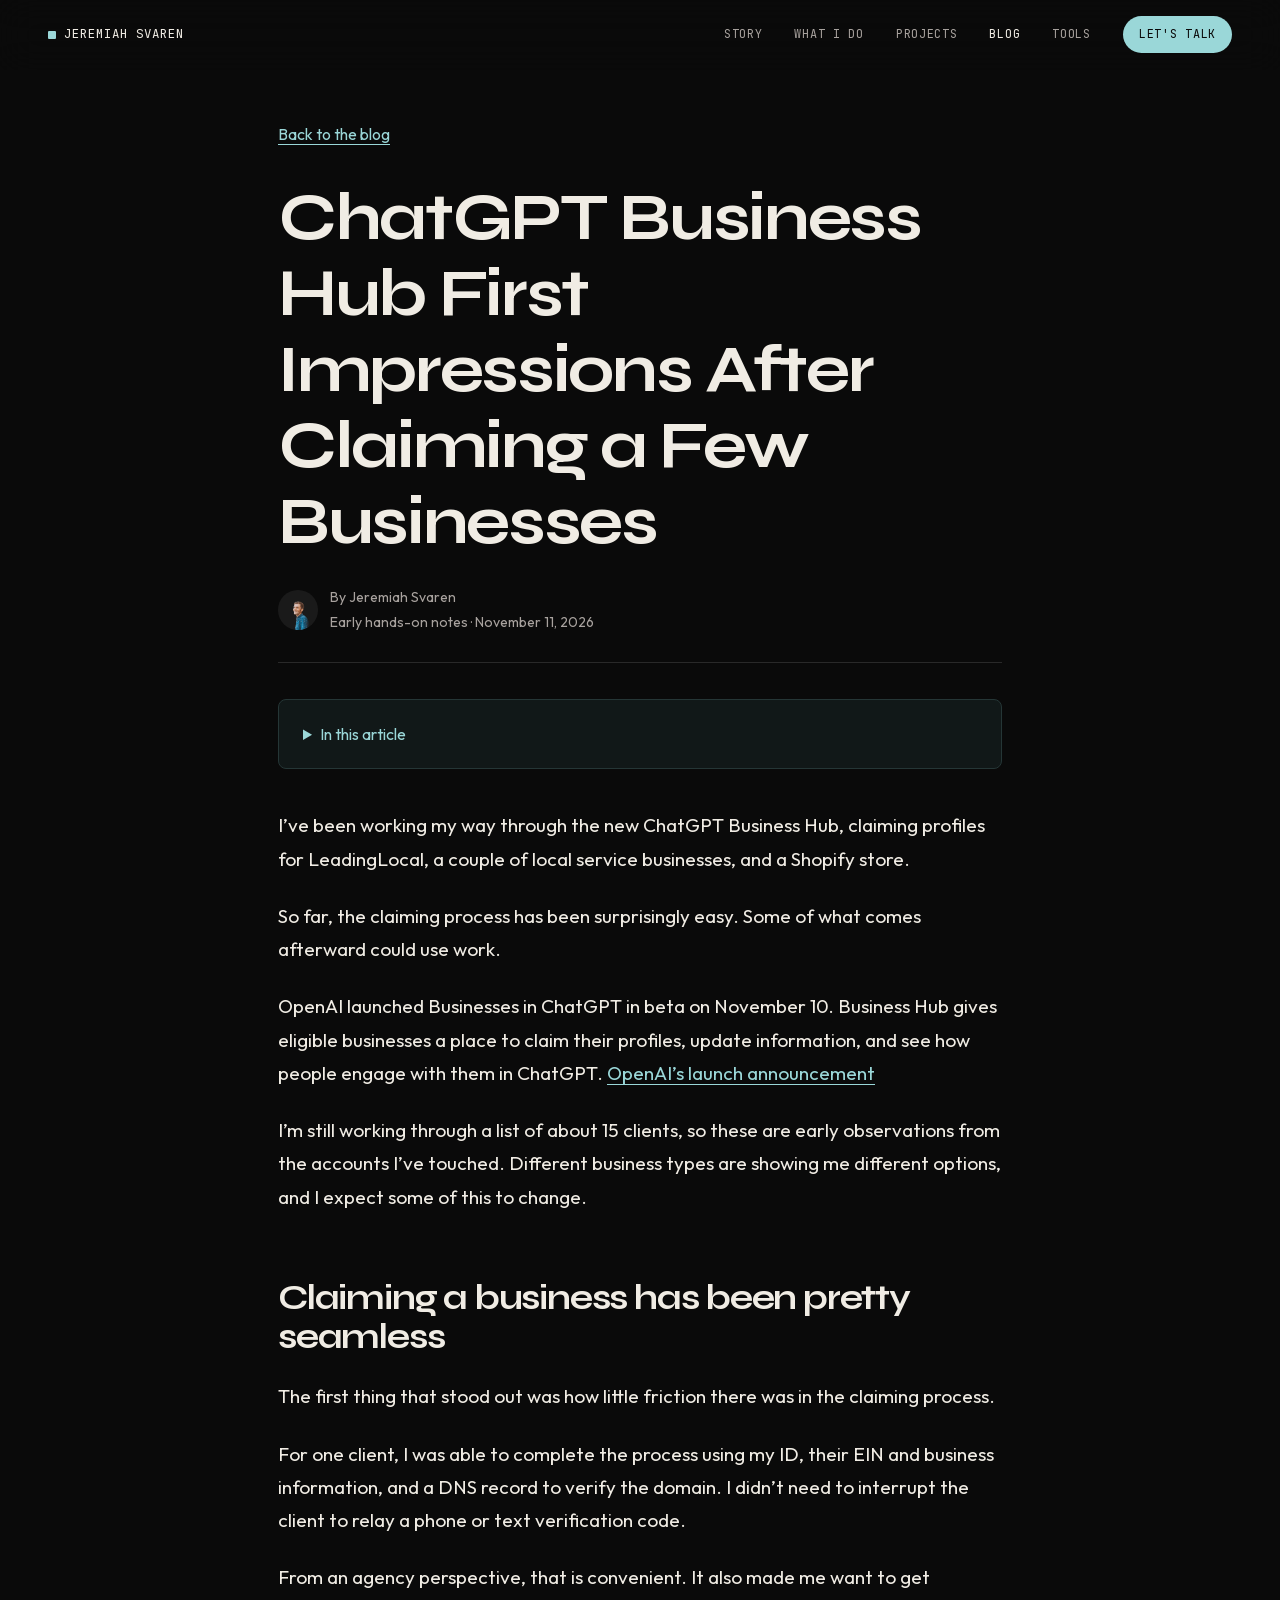
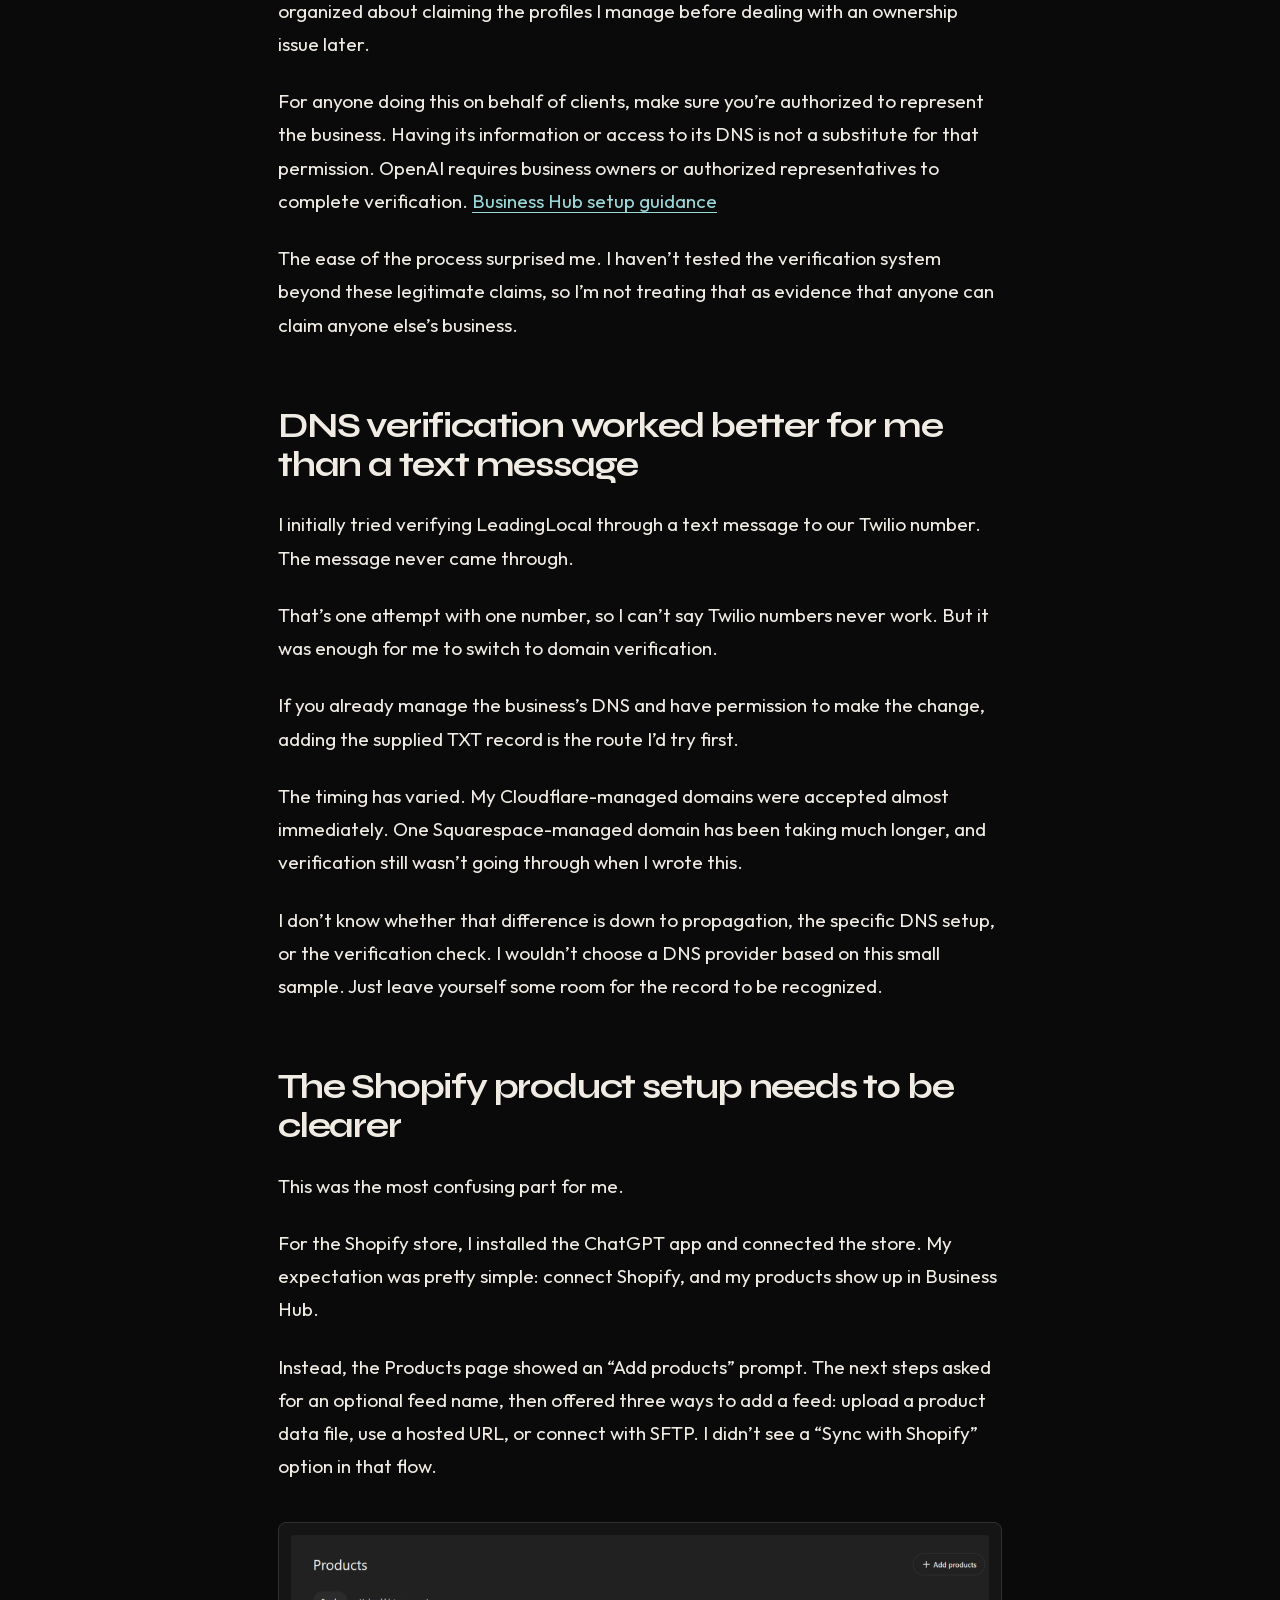
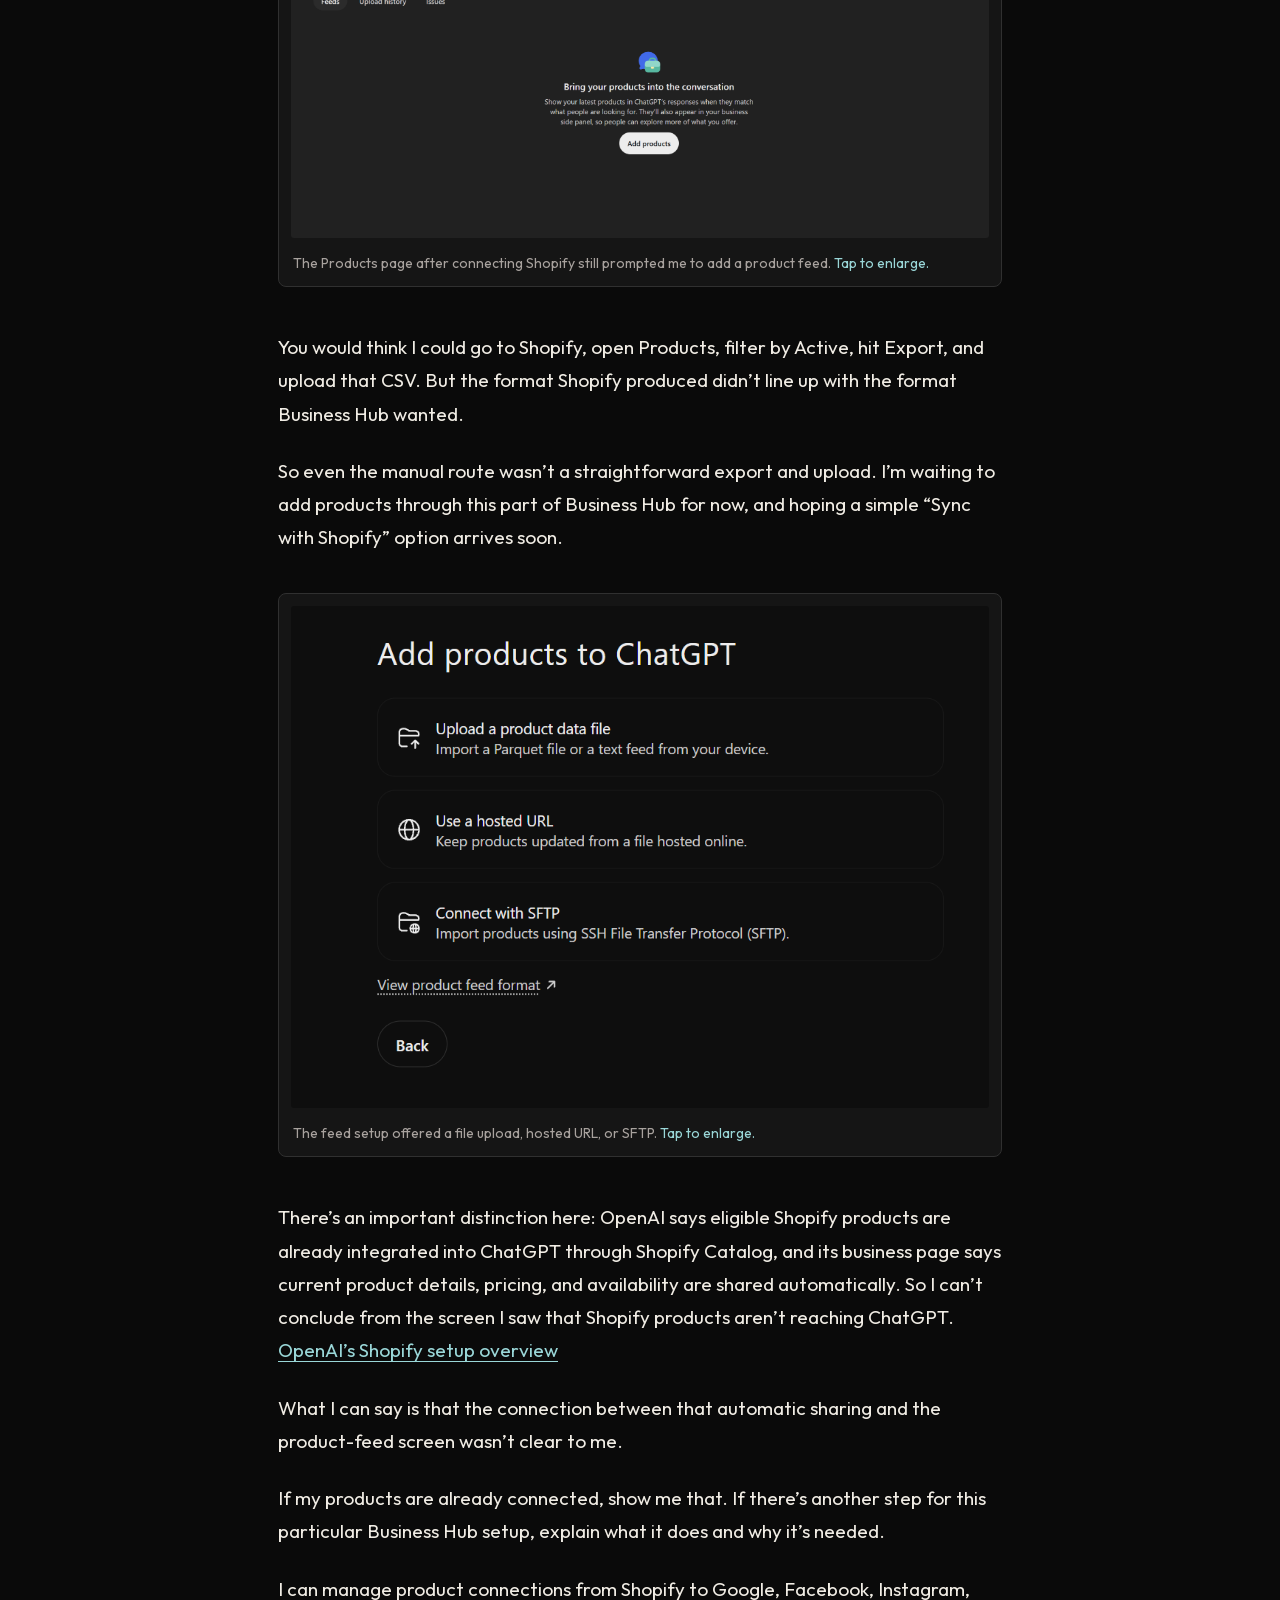
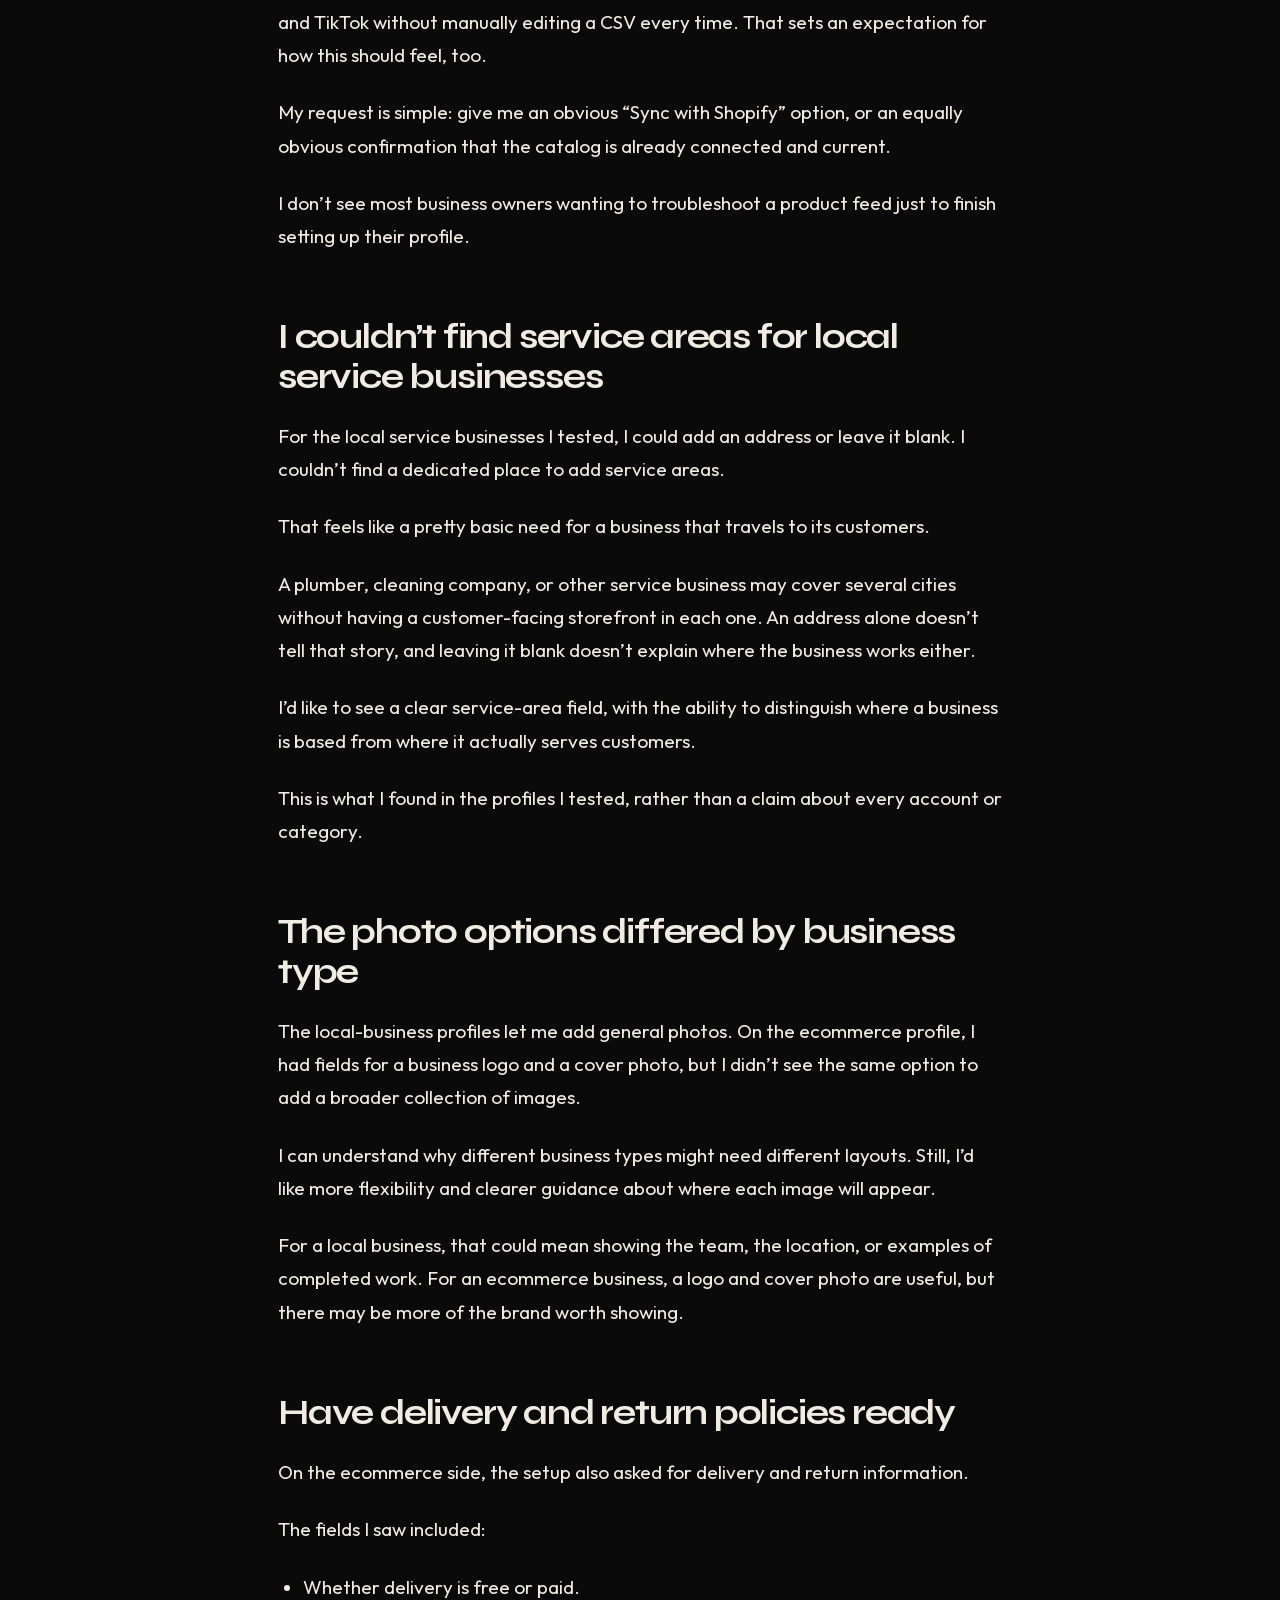
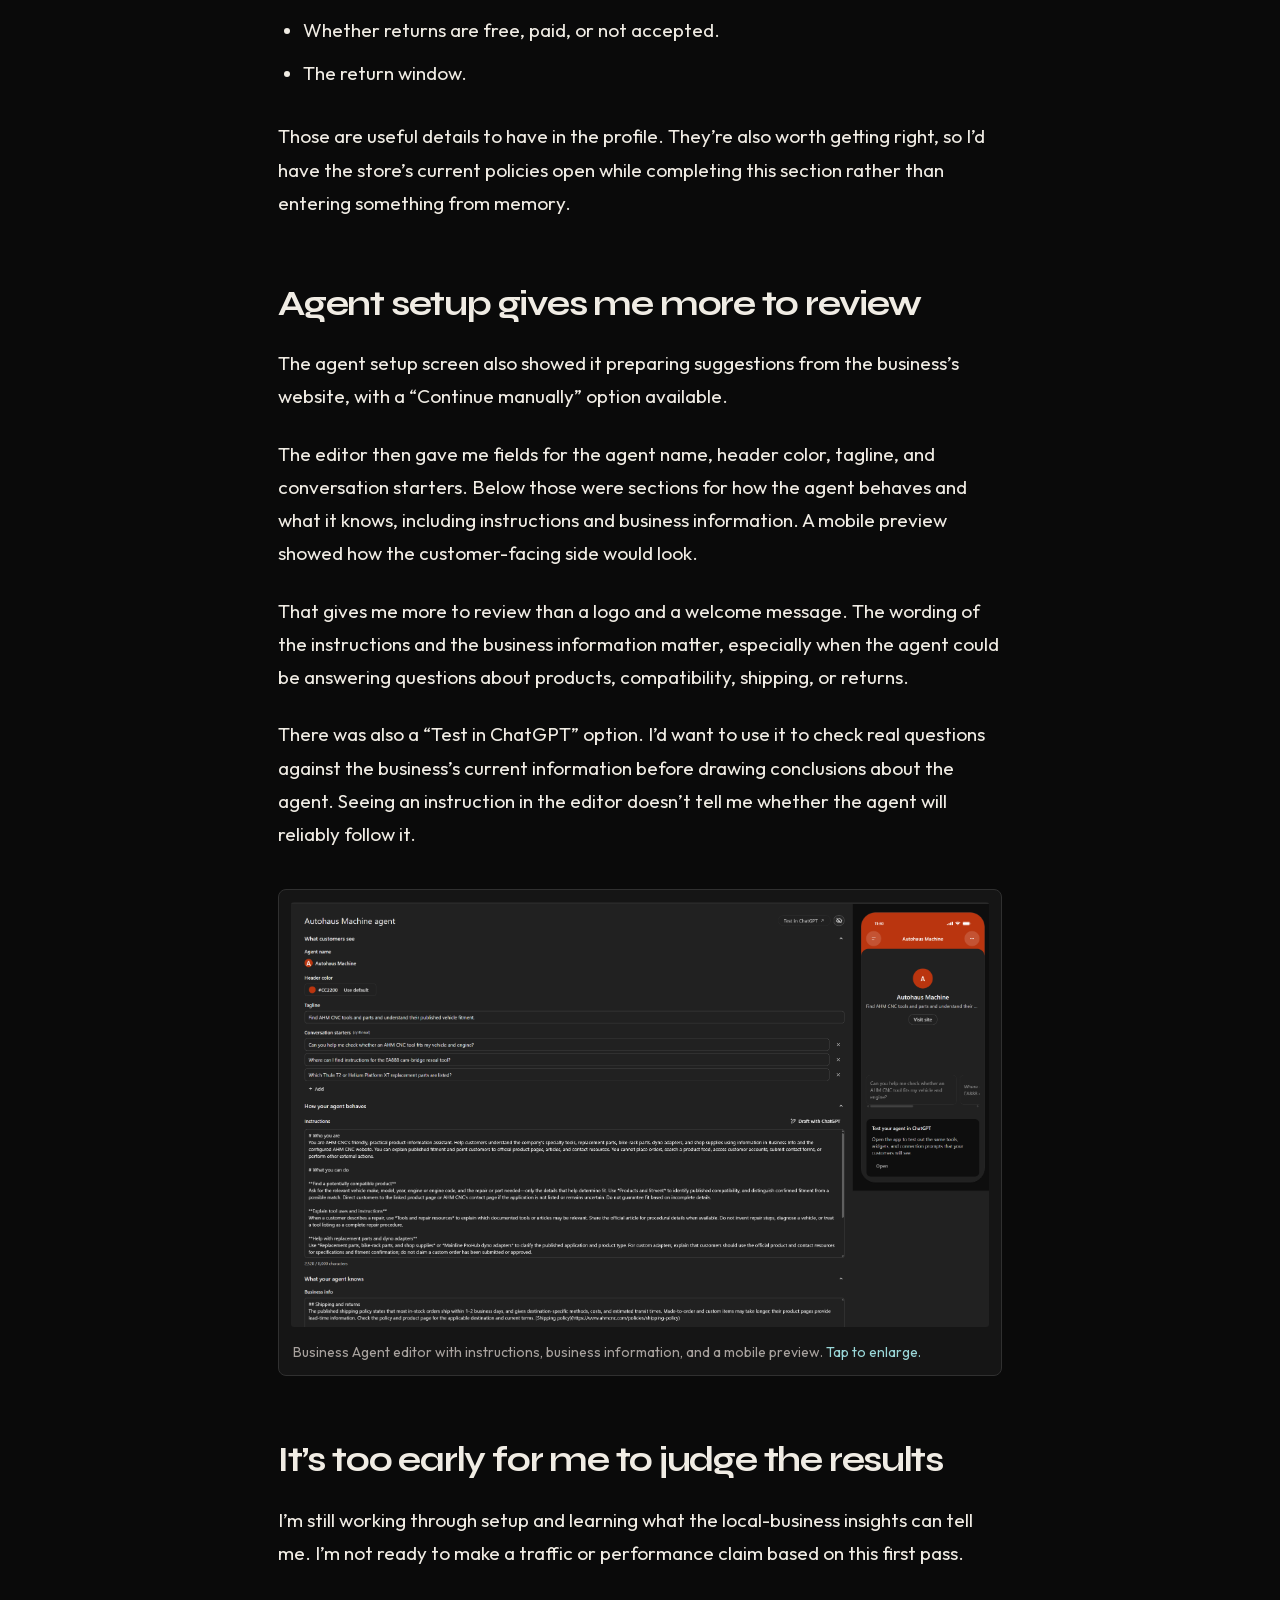
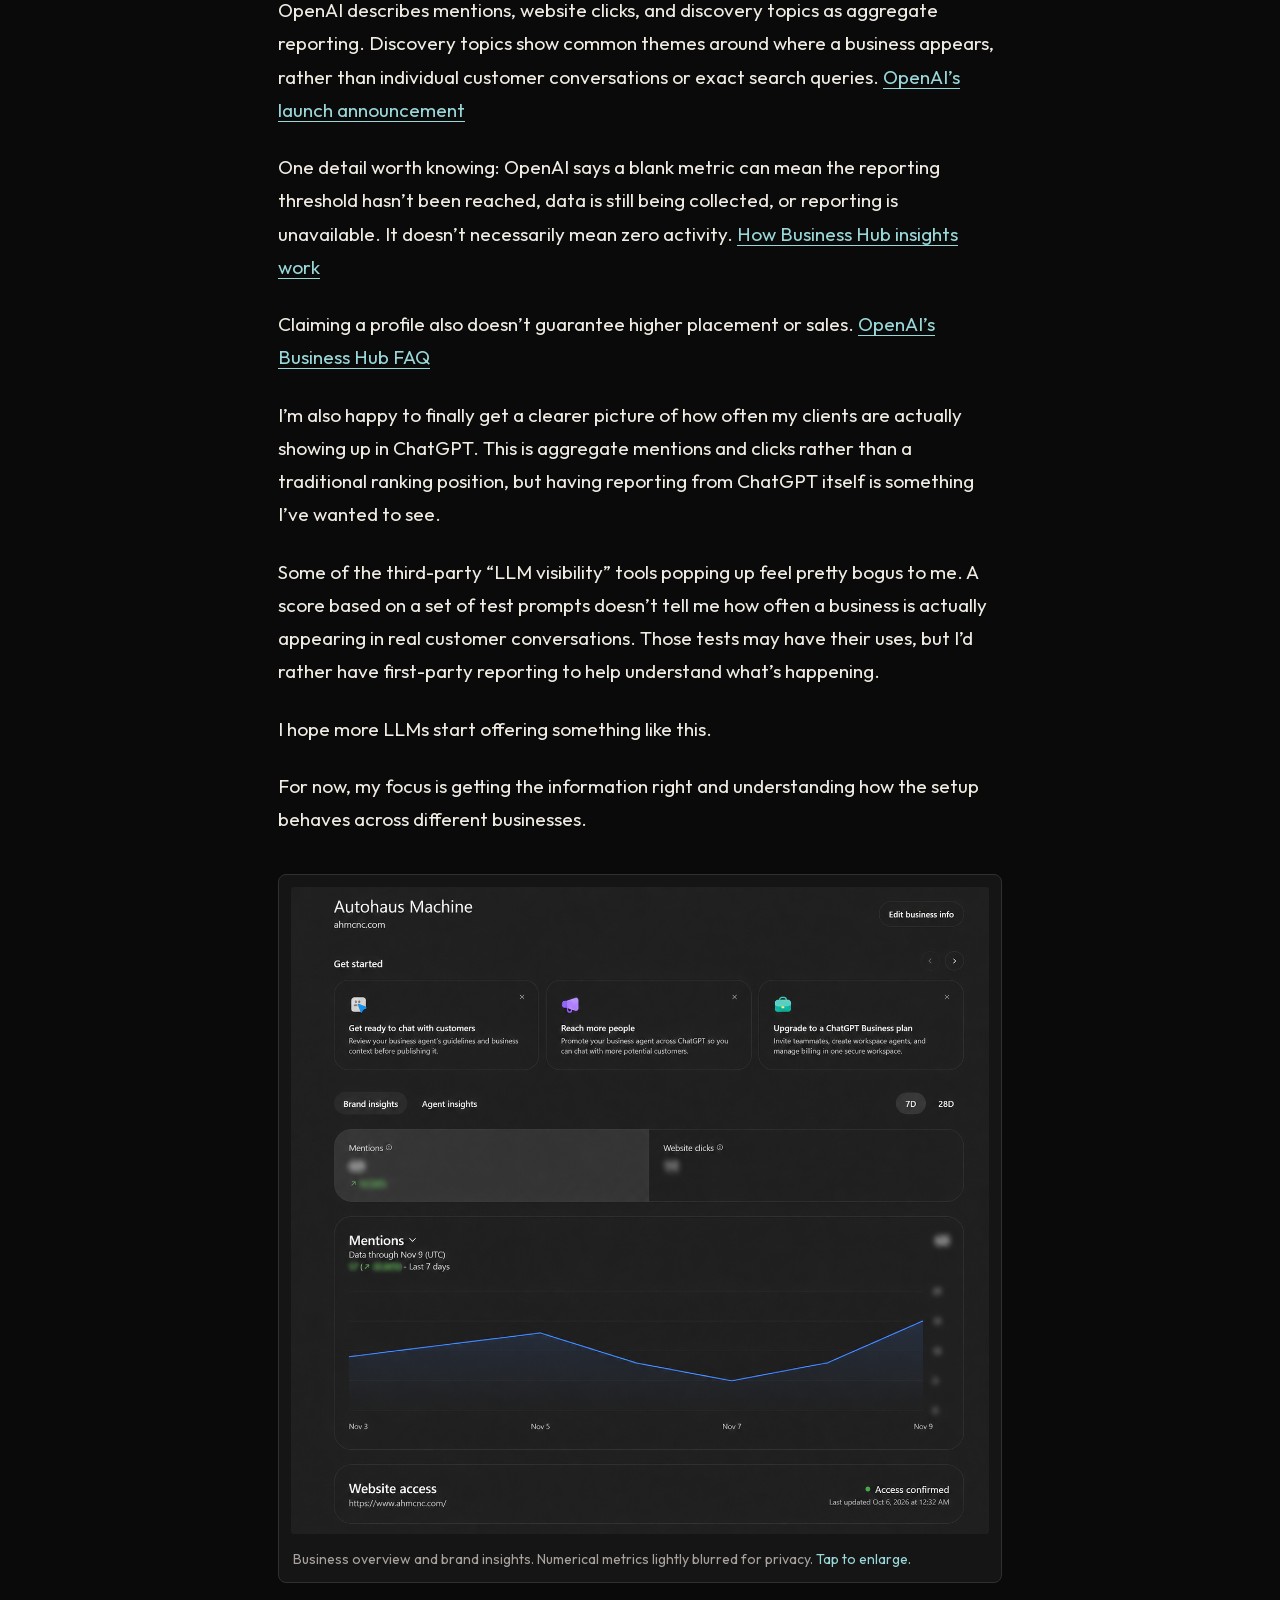
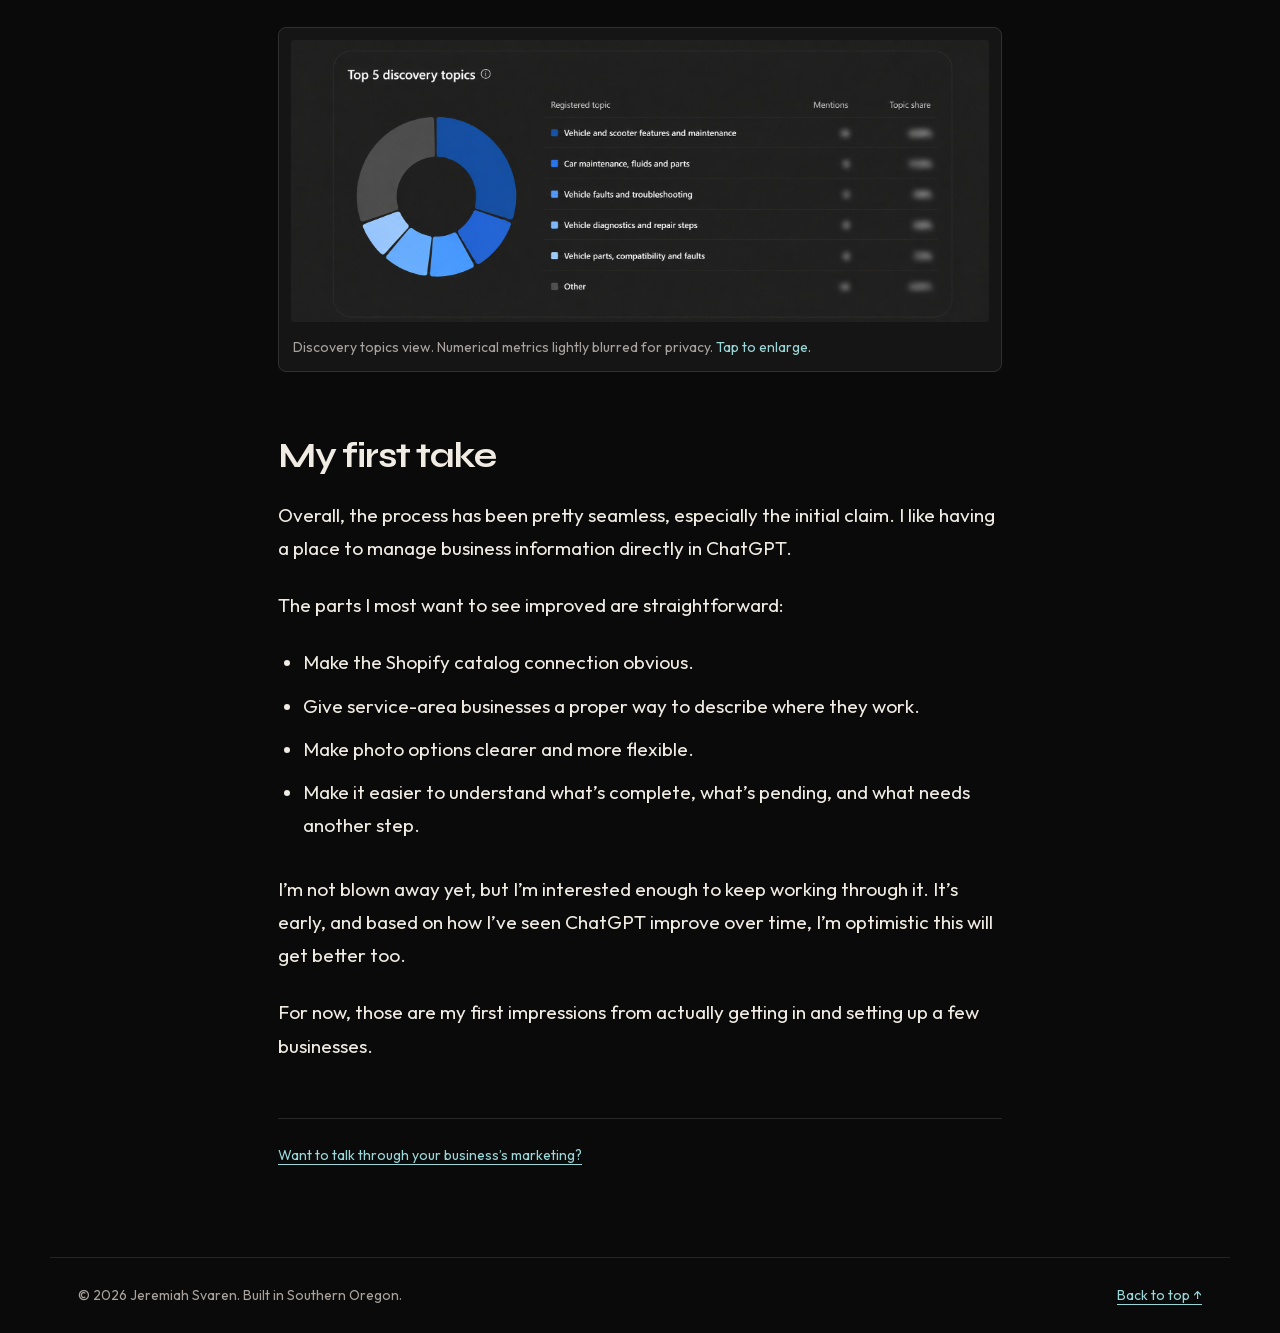
<file: blog/chatgpt-business-hub-first-impressions.html>
<!doctype html><html lang="en"><head><meta charset="utf-8"><meta name="viewport" content="width=device-width, initial-scale=1"><title>ChatGPT Business Hub First Impressions After Claiming a Few Businesses</title><link rel="stylesheet" href="/blog.css"><link rel="stylesheet" href="/site-nav.css"><style>.preview-label{display:inline-flex;gap:8px;align-items:center;color:#9ad7d8;border:1px solid #315050;border-radius:99px;padding:5px 12px;font-size:12px;letter-spacing:.08em;text-transform:uppercase}.preview-label:before{content:'';width:6px;height:6px;background:#9ad7d8;border-radius:50%}article ul{font-size:19px;padding-left:25px;margin-bottom:30px}article li{margin:10px 0}figure{border-radius:8px;padding:12px}figcaption span{color:#9ad7d8;white-space:nowrap}figure a{display:block;cursor:zoom-in}figure img{max-height:none;border-radius:3px}.intro-note{color:#a8a29e;font-size:14px}.toc{margin:32px 0 40px;padding:20px 24px;background:#111818;border:1px solid #253636;border-radius:8px}.toc summary{cursor:pointer;color:#9ad7d8}.toc ul{font-size:15px;padding-left:20px;margin-bottom:0}.toc a{text-decoration:none}.closing{font-size:14px;color:#a8a29e}@media(max-width:550px){h1{font-size:2.55rem}.byline{align-items:flex-start}figure{margin-left:-8px;margin-right:-8px}article ul{font-size:18px}}</style><meta name="description" content="My first hands-on look at ChatGPT Business Hub: claiming profiles, Shopify product feeds, service areas, photos, agents, and first-party insights."><link rel="canonical" href="https://jeremiahsvaren.com/blog/chatgpt-business-hub-first-impressions"><meta property="og:type" content="article"><meta property="og:title" content="ChatGPT Business Hub First Impressions After Claiming a Few Businesses"><meta property="og:description" content="My first hands-on look at ChatGPT Business Hub: claiming profiles, Shopify product feeds, service areas, photos, agents, and first-party insights."><meta property="og:url" content="https://jeremiahsvaren.com/blog/chatgpt-business-hub-first-impressions"><meta property="og:image" content="https://jeremiahsvaren.com/images/jeremiah-svaren-share-image.png"><meta name="twitter:card" content="summary_large_image"><meta name="twitter:image" content="https://jeremiahsvaren.com/images/jeremiah-svaren-share-image.png"><script type="application/ld+json">{"@context": "https://schema.org", "@type": "BlogPosting", "headline": "ChatGPT Business Hub First Impressions After Claiming a Few Businesses", "description": "My first hands-on look at ChatGPT Business Hub: claiming profiles, Shopify product feeds, service areas, photos, agents, and first-party insights.", "author": {"@type": "Person", "name": "Jeremiah Svaren", "url": "https://jeremiahsvaren.com/"}, "mainEntityOfPage": "https://jeremiahsvaren.com/blog/chatgpt-business-hub-first-impressions", "datePublished": "2026-11-11", "image": "https://jeremiahsvaren.com/images/jeremiah-svaren-share-image.png"}</script></head><body class="blog-page"><a class="skip" href="#main">Skip to content</a><nav aria-label="Main navigation" class="top" id="nav">
    <a href="/" class="brand">Jeremiah Svaren</a>
    <button class="nav-toggle" id="navToggle" aria-label="Toggle menu" aria-expanded="false"
      aria-controls="navMenu"><span></span><span></span><span></span></button>
    <div class="nav-menu" id="navMenu">
      <a href="/#story">Story</a>
      <a href="/#expertise">What I do</a>
      <a href="/#projects">Projects</a>
      <a href="/blog" aria-current="location">Blog</a>
      <a href="/tools">Tools</a>
      <a href="/contact" class="cta">Let's talk</a>
    </div>
  </nav>
  <div class="nav-backdrop" id="navBackdrop"></div><script src="/site-nav.js"></script><main id="main"><a href="/blog">Back to the blog</a><h1>ChatGPT Business Hub First Impressions After Claiming a Few Businesses</h1><div class="byline"><img src="/images/headshot-460w.webp" alt="" width="40" height="40"><span>By Jeremiah Svaren<br>Early hands-on notes · November 11, 2026</span></div><details class="toc"><summary>In this article</summary><ul><li><a href="#claiming-a-business-has-been-pretty-seamless">Claiming a business has been pretty seamless</a></li><li><a href="#dns-verification-worked-better-for-me-than-a-text-message">DNS verification worked better for me than a text message</a></li><li><a href="#the-shopify-product-setup-needs-to-be-clearer">The Shopify product setup needs to be clearer</a></li><li><a href="#i-couldn-t-find-service-areas-for-local-service-businesses">I couldn’t find service areas for local service businesses</a></li><li><a href="#the-photo-options-differed-by-business-type">The photo options differed by business type</a></li><li><a href="#have-delivery-and-return-policies-ready">Have delivery and return policies ready</a></li><li><a href="#agent-setup-gives-me-more-to-review">Agent setup gives me more to review</a></li><li><a href="#it-s-too-early-for-me-to-judge-the-results">It’s too early for me to judge the results</a></li><li><a href="#my-first-take">My first take</a></li></ul></details><article><p>I’ve been working my way through the new ChatGPT Business Hub, claiming profiles for LeadingLocal, a couple of local service businesses, and a Shopify store.</p><p>So far, the claiming process has been surprisingly easy. Some of what comes afterward could use work.</p><p>OpenAI launched Businesses in ChatGPT in beta on November 10. Business Hub gives eligible businesses a place to claim their profiles, update information, and see how people engage with them in ChatGPT. <a href="https://openai.com/index/introducing-businesses-chatgpt/" target="_blank" rel="noopener">OpenAI’s launch announcement</a></p><p>I’m still working through a list of about 15 clients, so these are early observations from the accounts I’ve touched. Different business types are showing me different options, and I expect some of this to change.</p><h2 id="claiming-a-business-has-been-pretty-seamless">Claiming a business has been pretty seamless</h2><p>The first thing that stood out was how little friction there was in the claiming process.</p><p>For one client, I was able to complete the process using my ID, their EIN and business information, and a DNS record to verify the domain. I didn’t need to interrupt the client to relay a phone or text verification code.</p><p>From an agency perspective, that is convenient. It also made me want to get organized about claiming the profiles I manage before dealing with an ownership issue later.</p><p>For anyone doing this on behalf of clients, make sure you’re authorized to represent the business. Having its information or access to its DNS is not a substitute for that permission. OpenAI requires business owners or authorized representatives to complete verification. <a href="https://help.openai.com/en/articles/20001635-setting-up-your-business-on-chatgpt" target="_blank" rel="noopener">Business Hub setup guidance</a></p><p>The ease of the process surprised me. I haven’t tested the verification system beyond these legitimate claims, so I’m not treating that as evidence that anyone can claim anyone else’s business.</p><h2 id="dns-verification-worked-better-for-me-than-a-text-message">DNS verification worked better for me than a text message</h2><p>I initially tried verifying LeadingLocal through a text message to our Twilio number. The message never came through.</p><p>That’s one attempt with one number, so I can’t say Twilio numbers never work. But it was enough for me to switch to domain verification.</p><p>If you already manage the business’s DNS and have permission to make the change, adding the supplied TXT record is the route I’d try first.</p><p>The timing has varied. My Cloudflare-managed domains were accepted almost immediately. One Squarespace-managed domain has been taking much longer, and verification still wasn’t going through when I wrote this.</p><p>I don’t know whether that difference is down to propagation, the specific DNS setup, or the verification check. I wouldn’t choose a DNS provider based on this small sample. Just leave yourself some room for the record to be recognized.</p><h2 id="the-shopify-product-setup-needs-to-be-clearer">The Shopify product setup needs to be clearer</h2><p>This was the most confusing part for me.</p><p>For the Shopify store, I installed the ChatGPT app and connected the store. My expectation was pretty simple: connect Shopify, and my products show up in Business Hub.</p><p>Instead, the Products page showed an “Add products” prompt. The next steps asked for an optional feed name, then offered three ways to add a feed: upload a product data file, use a hosted URL, or connect with SFTP. I didn’t see a “Sync with Shopify” option in that flow.</p><figure><a href="/images/blog/business-hub-products.png" target="_blank" aria-label="Open full-size screenshot"><img src="/images/blog/business-hub-products.png" width="2048" height="889" alt="The Products page after connecting Shopify still prompted me to add a product feed." loading="lazy"></a><figcaption>The Products page after connecting Shopify still prompted me to add a product feed. <span>Tap to enlarge.</span></figcaption></figure><p>You would think I could go to Shopify, open Products, filter by Active, hit Export, and upload that CSV. But the format Shopify produced didn’t line up with the format Business Hub wanted.</p><p>So even the manual route wasn’t a straightforward export and upload. I’m waiting to add products through this part of Business Hub for now, and hoping a simple “Sync with Shopify” option arrives soon.</p><figure><a href="/images/blog/business-hub-feed-options.png" target="_blank" aria-label="Open full-size screenshot"><img src="/images/blog/business-hub-feed-options.png" width="946" height="681" alt="The feed setup offered a file upload, hosted URL, or SFTP." loading="lazy"></a><figcaption>The feed setup offered a file upload, hosted URL, or SFTP. <span>Tap to enlarge.</span></figcaption></figure><p>There’s an important distinction here: OpenAI says eligible Shopify products are already integrated into ChatGPT through Shopify Catalog, and its business page says current product details, pricing, and availability are shared automatically. So I can’t conclude from the screen I saw that Shopify products aren’t reaching ChatGPT. <a href="https://openai.com/business/businesses-in-chatgpt/" target="_blank" rel="noopener">OpenAI’s Shopify setup overview</a></p><p>What I can say is that the connection between that automatic sharing and the product-feed screen wasn’t clear to me.</p><p>If my products are already connected, show me that. If there’s another step for this particular Business Hub setup, explain what it does and why it’s needed.</p><p>I can manage product connections from Shopify to Google, Facebook, Instagram, and TikTok without manually editing a CSV every time. That sets an expectation for how this should feel, too.</p><p>My request is simple: give me an obvious “Sync with Shopify” option, or an equally obvious confirmation that the catalog is already connected and current.</p><p>I don’t see most business owners wanting to troubleshoot a product feed just to finish setting up their profile.</p><h2 id="i-couldn-t-find-service-areas-for-local-service-businesses">I couldn’t find service areas for local service businesses</h2><p>For the local service businesses I tested, I could add an address or leave it blank. I couldn’t find a dedicated place to add service areas.</p><p>That feels like a pretty basic need for a business that travels to its customers.</p><p>A plumber, cleaning company, or other service business may cover several cities without having a customer-facing storefront in each one. An address alone doesn’t tell that story, and leaving it blank doesn’t explain where the business works either.</p><p>I’d like to see a clear service-area field, with the ability to distinguish where a business is based from where it actually serves customers.</p><p>This is what I found in the profiles I tested, rather than a claim about every account or category.</p><h2 id="the-photo-options-differed-by-business-type">The photo options differed by business type</h2><p>The local-business profiles let me add general photos. On the ecommerce profile, I had fields for a business logo and a cover photo, but I didn’t see the same option to add a broader collection of images.</p><p>I can understand why different business types might need different layouts. Still, I’d like more flexibility and clearer guidance about where each image will appear.</p><p>For a local business, that could mean showing the team, the location, or examples of completed work. For an ecommerce business, a logo and cover photo are useful, but there may be more of the brand worth showing.</p><h2 id="have-delivery-and-return-policies-ready">Have delivery and return policies ready</h2><p>On the ecommerce side, the setup also asked for delivery and return information.</p><p>The fields I saw included:</p><ul><li>Whether delivery is free or paid.</li><li>Whether returns are free, paid, or not accepted.</li><li>The return window.</li></ul><p>Those are useful details to have in the profile. They’re also worth getting right, so I’d have the store’s current policies open while completing this section rather than entering something from memory.</p><h2 id="agent-setup-gives-me-more-to-review">Agent setup gives me more to review</h2><p>The agent setup screen also showed it preparing suggestions from the business’s website, with a “Continue manually” option available.</p><p>The editor then gave me fields for the agent name, header color, tagline, and conversation starters. Below those were sections for how the agent behaves and what it knows, including instructions and business information. A mobile preview showed how the customer-facing side would look.</p><p>That gives me more to review than a logo and a welcome message. The wording of the instructions and the business information matter, especially when the agent could be answering questions about products, compatibility, shipping, or returns.</p><p>There was also a “Test in ChatGPT” option. I’d want to use it to check real questions against the business’s current information before drawing conclusions about the agent. Seeing an instruction in the editor doesn’t tell me whether the agent will reliably follow it.</p><figure><a href="/images/blog/business-hub-agent-editor.png" target="_blank" aria-label="Open full-size screenshot"><img src="/images/blog/business-hub-agent-editor.png" width="2047" height="1245" alt="Business Agent editor with instructions, business information, and a mobile preview." loading="lazy"></a><figcaption>Business Agent editor with instructions, business information, and a mobile preview. <span>Tap to enlarge.</span></figcaption></figure><h2 id="it-s-too-early-for-me-to-judge-the-results">It’s too early for me to judge the results</h2><p>I’m still working through setup and learning what the local-business insights can tell me. I’m not ready to make a traffic or performance claim based on this first pass.</p><p>OpenAI describes mentions, website clicks, and discovery topics as aggregate reporting. Discovery topics show common themes around where a business appears, rather than individual customer conversations or exact search queries. <a href="https://openai.com/index/introducing-businesses-chatgpt/" target="_blank" rel="noopener">OpenAI’s launch announcement</a></p><p>One detail worth knowing: OpenAI says a blank metric can mean the reporting threshold hasn’t been reached, data is still being collected, or reporting is unavailable. It doesn’t necessarily mean zero activity. <a href="https://help.openai.com/en/articles/20001635-setting-up-your-business-on-chatgpt" target="_blank" rel="noopener">How Business Hub insights work</a></p><p>Claiming a profile also doesn’t guarantee higher placement or sales. <a href="https://openai.com/business/businesses-in-chatgpt/" target="_blank" rel="noopener">OpenAI’s Business Hub FAQ</a></p><p>I’m also happy to finally get a clearer picture of how often my clients are actually showing up in ChatGPT. This is aggregate mentions and clicks rather than a traditional ranking position, but having reporting from ChatGPT itself is something I’ve wanted to see.</p><p>Some of the third-party “LLM visibility” tools popping up feel pretty bogus to me. A score based on a set of test prompts doesn’t tell me how often a business is actually appearing in real customer conversations. Those tests may have their uses, but I’d rather have first-party reporting to help understand what’s happening.</p><p>I hope more LLMs start offering something like this.</p><p>For now, my focus is getting the information right and understanding how the setup behaves across different businesses.</p><figure><a href="/images/blog/business-hub-dashboard.png" target="_blank" aria-label="Open full-size screenshot"><img src="/images/blog/business-hub-dashboard.png" width="1303" height="1207" alt="Business overview and brand insights. Numerical metrics lightly blurred for privacy." loading="lazy"></a><figcaption>Business overview and brand insights. Numerical metrics lightly blurred for privacy. <span>Tap to enlarge.</span></figcaption></figure><figure><a href="/images/blog/business-hub-topics.png" target="_blank" aria-label="Open full-size screenshot"><img src="/images/blog/business-hub-topics.png" width="1974" height="797" alt="Discovery topics view. Numerical metrics lightly blurred for privacy." loading="lazy"></a><figcaption>Discovery topics view. Numerical metrics lightly blurred for privacy. <span>Tap to enlarge.</span></figcaption></figure><h2 id="my-first-take">My first take</h2><p>Overall, the process has been pretty seamless, especially the initial claim. I like having a place to manage business information directly in ChatGPT.</p><p>The parts I most want to see improved are straightforward:</p><ul><li>Make the Shopify catalog connection obvious.</li><li>Give service-area businesses a proper way to describe where they work.</li><li>Make photo options clearer and more flexible.</li><li>Make it easier to understand what’s complete, what’s pending, and what needs another step.</li></ul><p>I’m not blown away yet, but I’m interested enough to keep working through it. It’s early, and based on how I’ve seen ChatGPT improve over time, I’m optimistic this will get better too.</p><p>For now, those are my first impressions from actually getting in and setting up a few businesses.</p></article><div class="closing"><a href="/contact">Want to talk through your business’s marketing?</a></div></main><footer><span>© 2026 Jeremiah Svaren. Built in Southern Oregon.</span><a href="#main">Back to top ↑</a></footer></body></html>
</file>
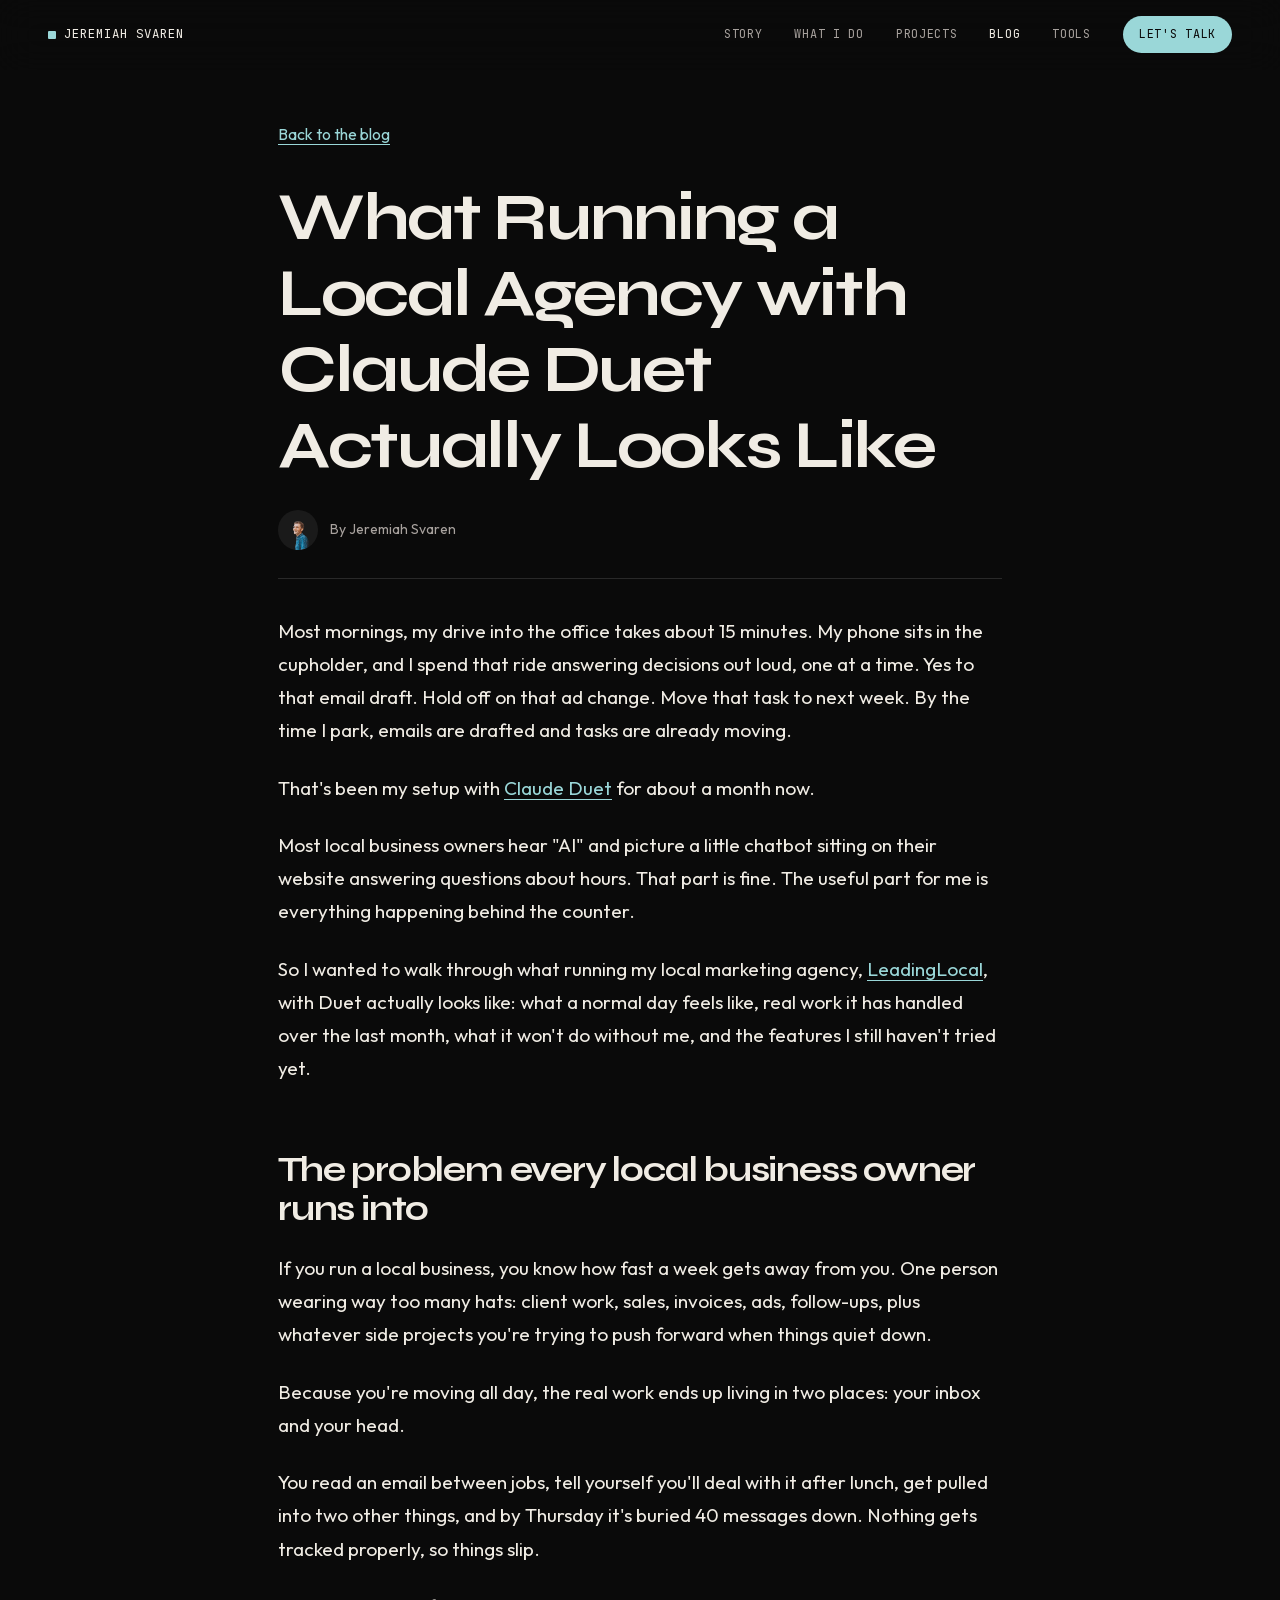
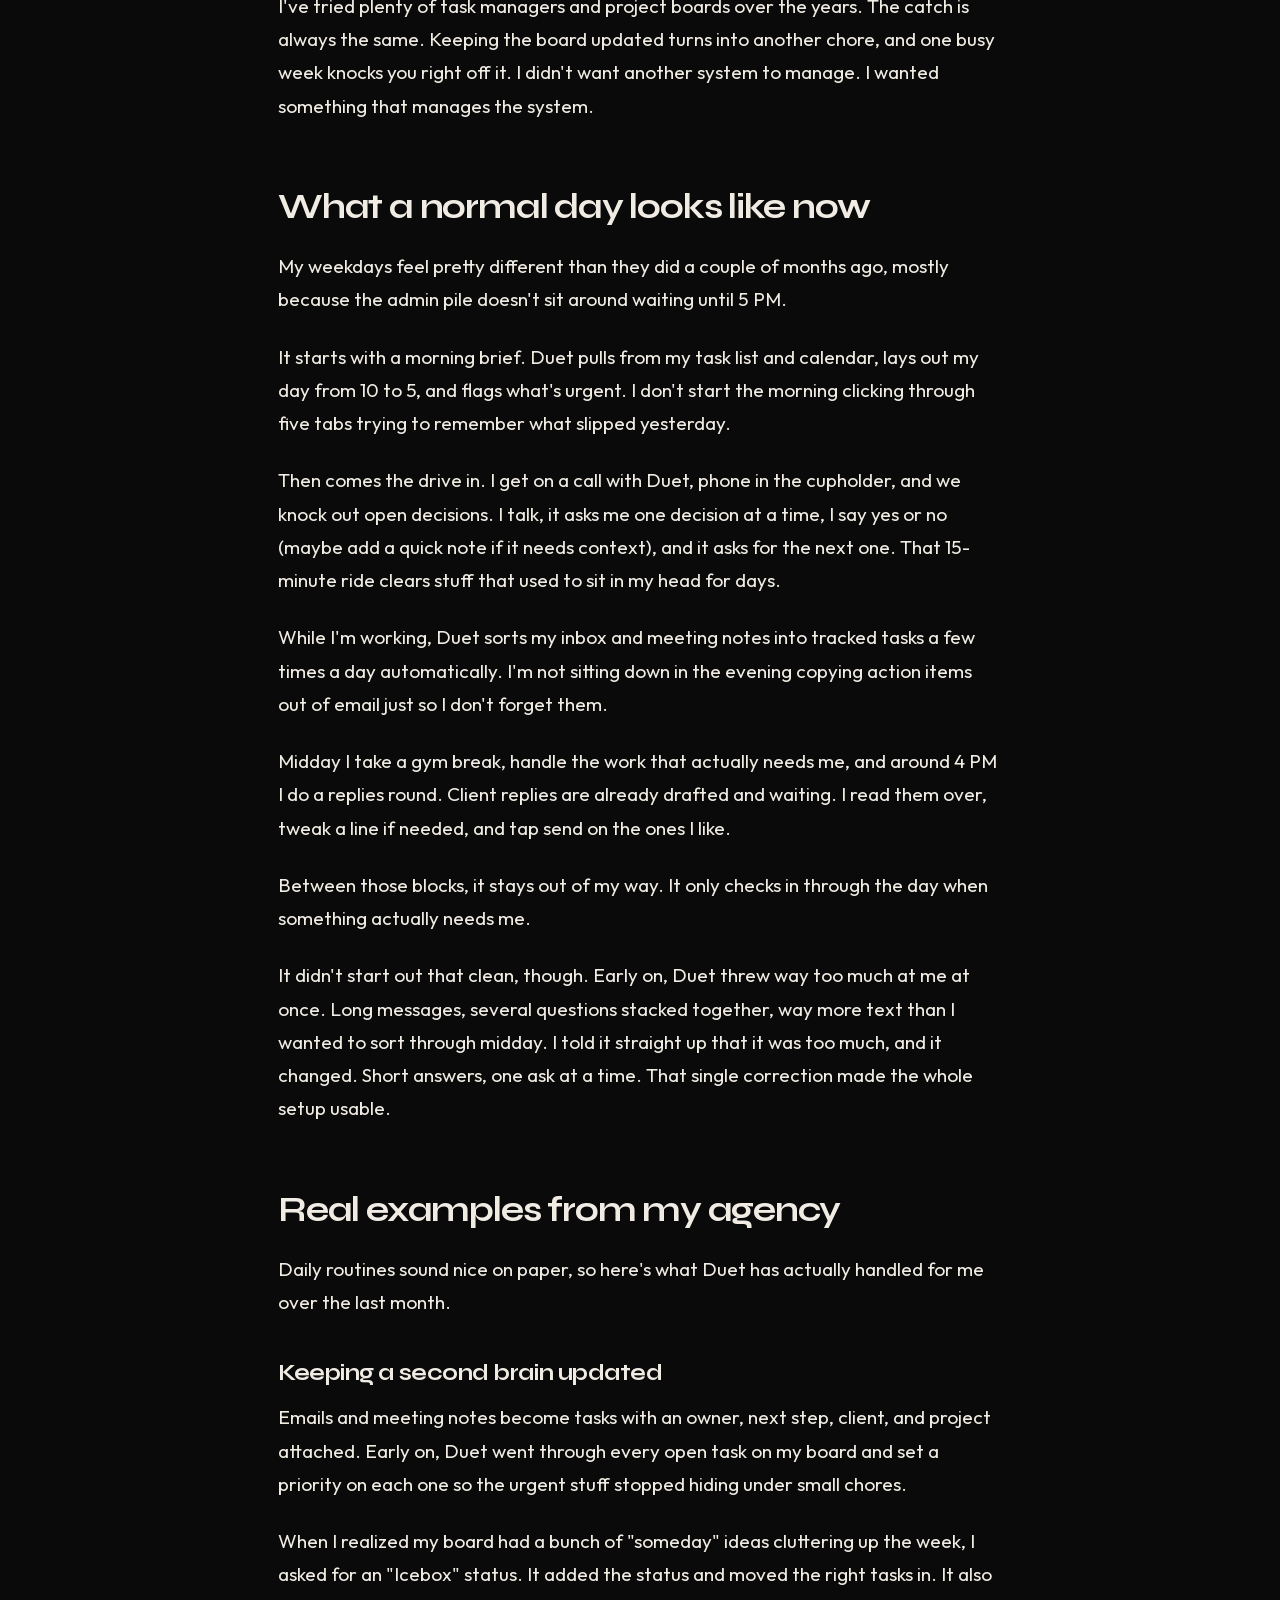
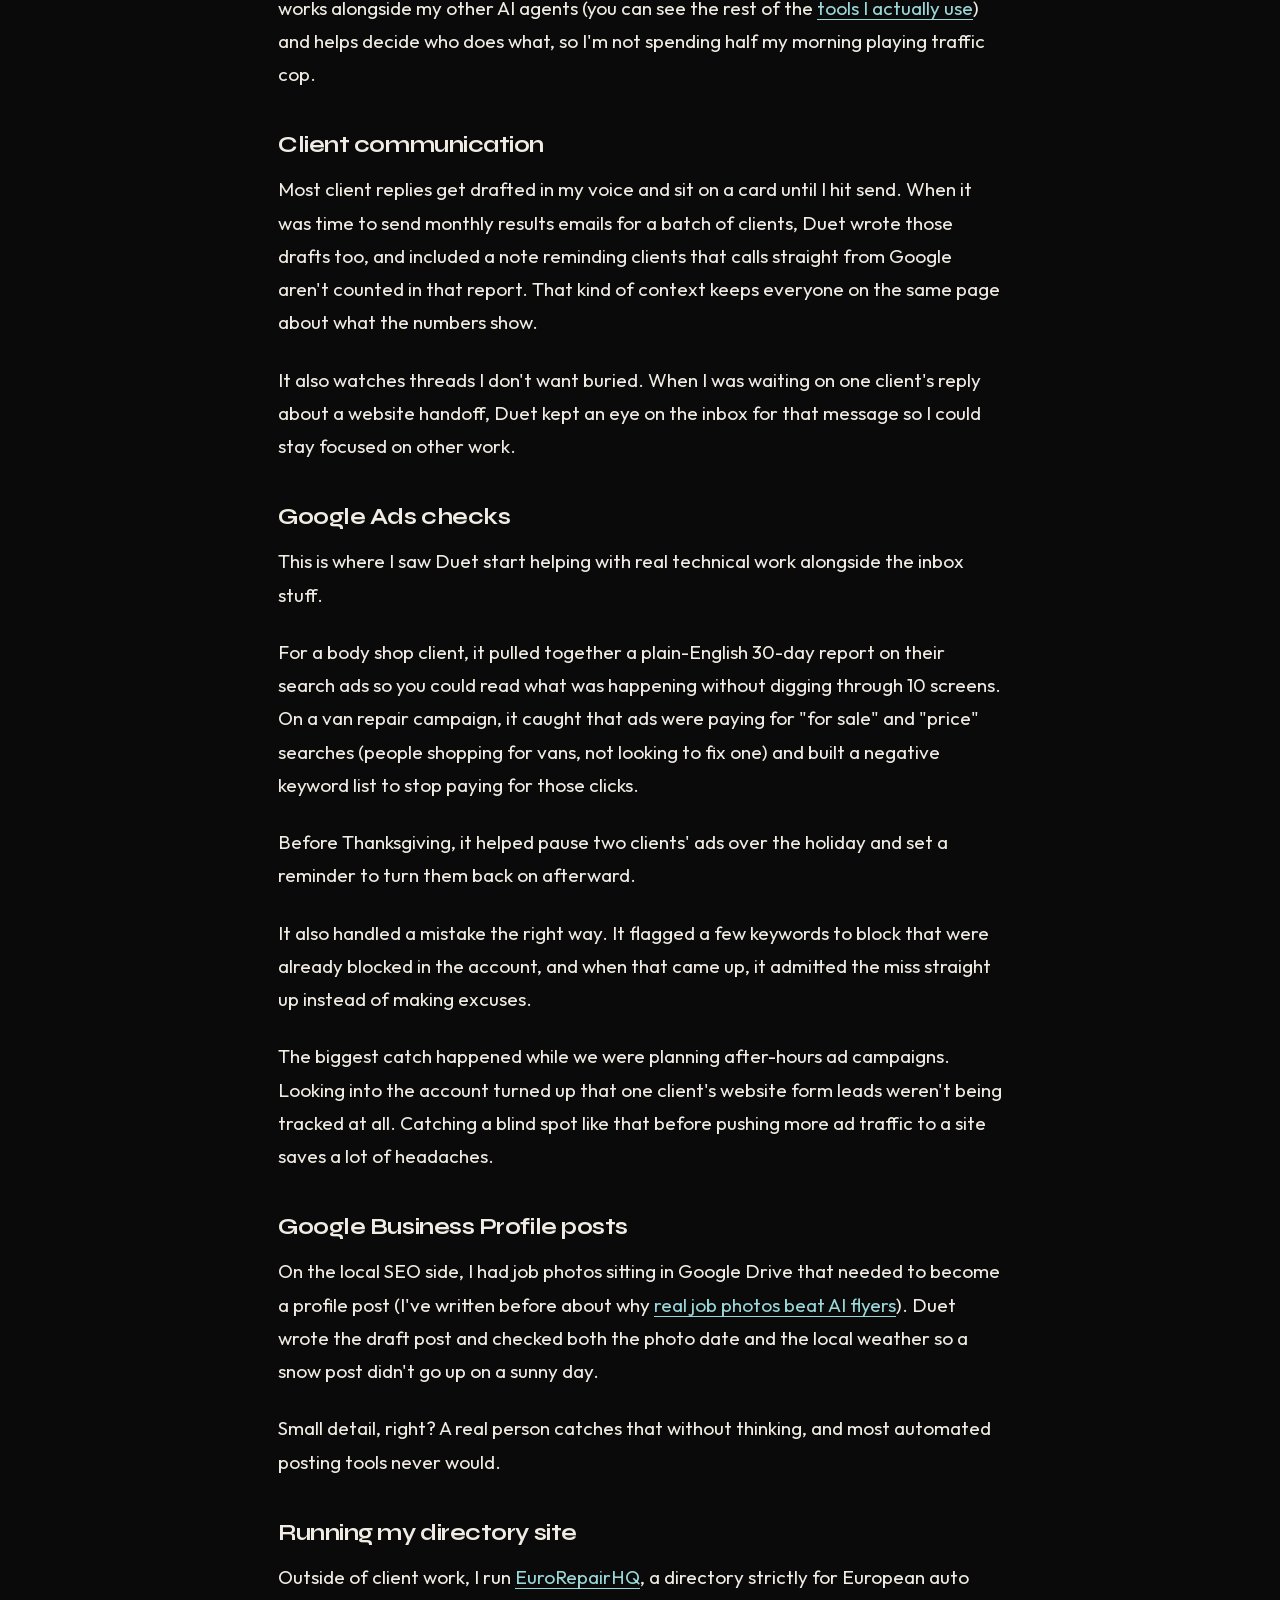
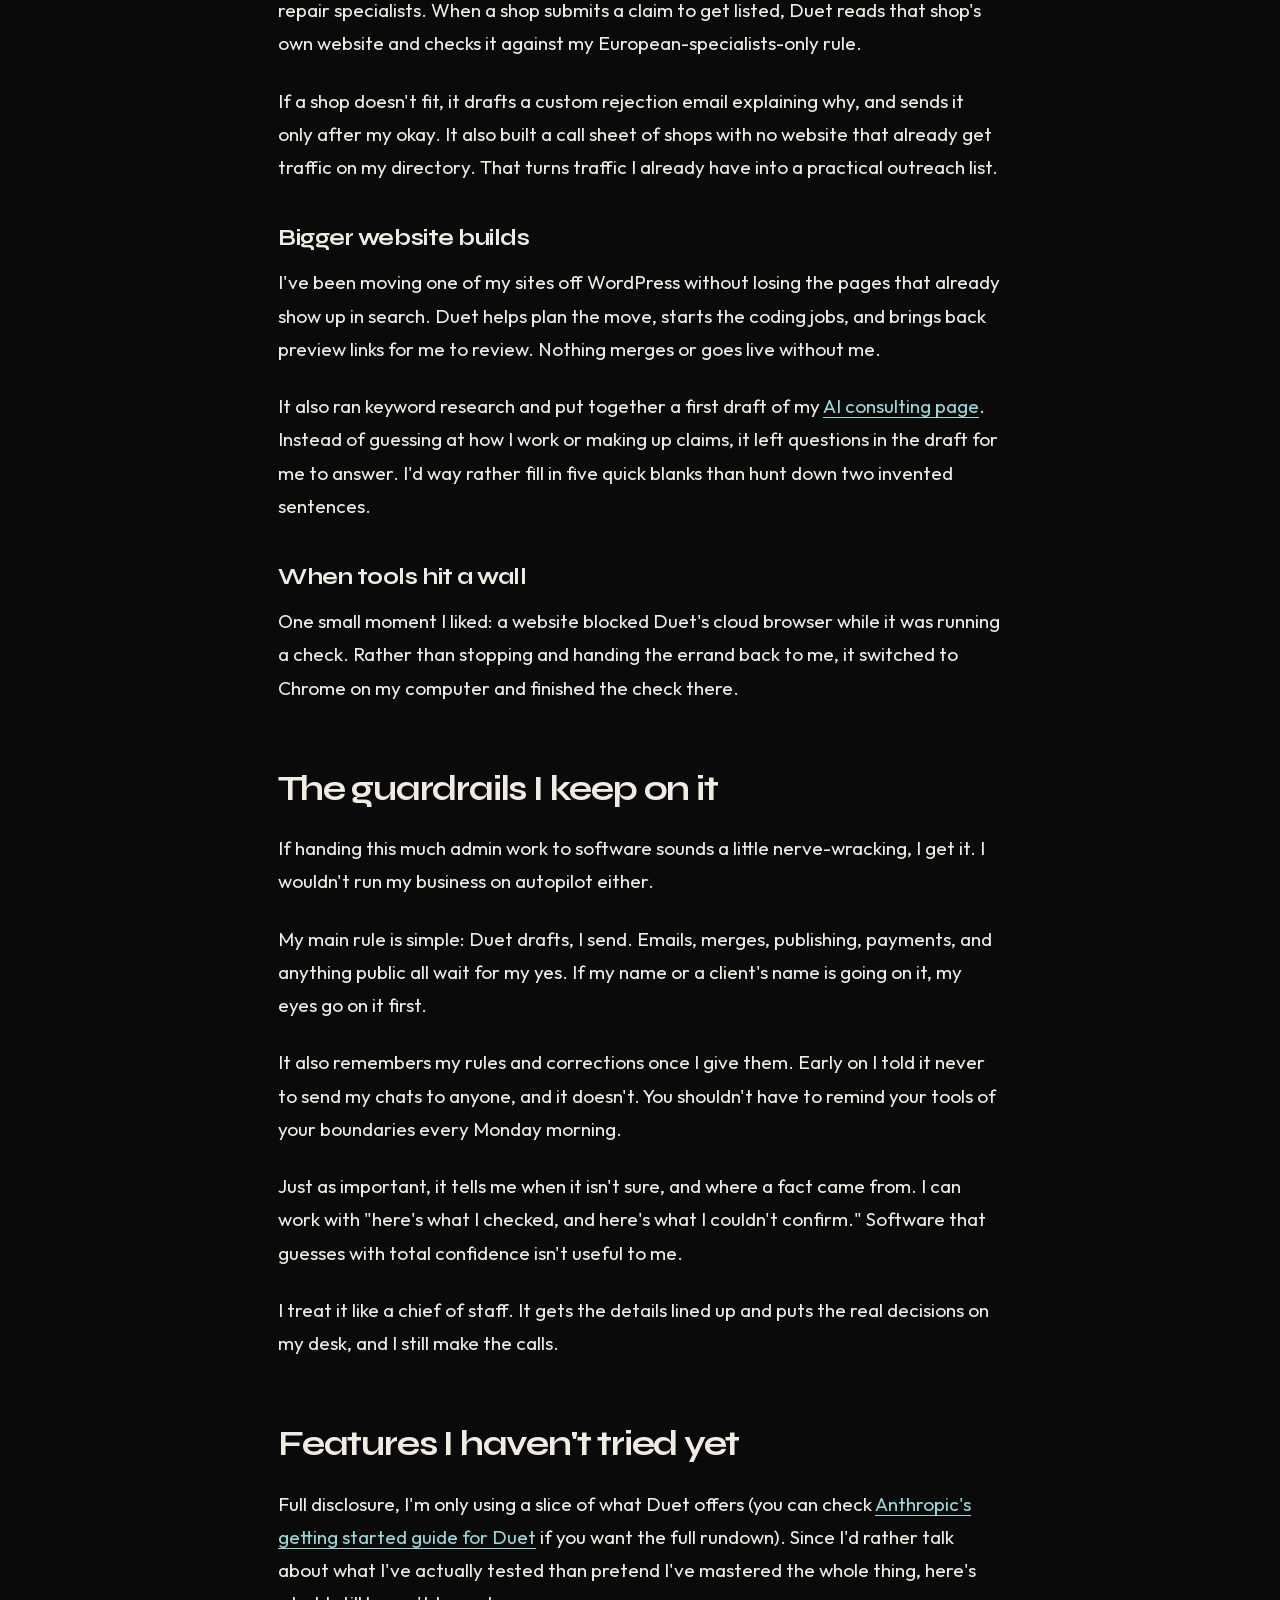
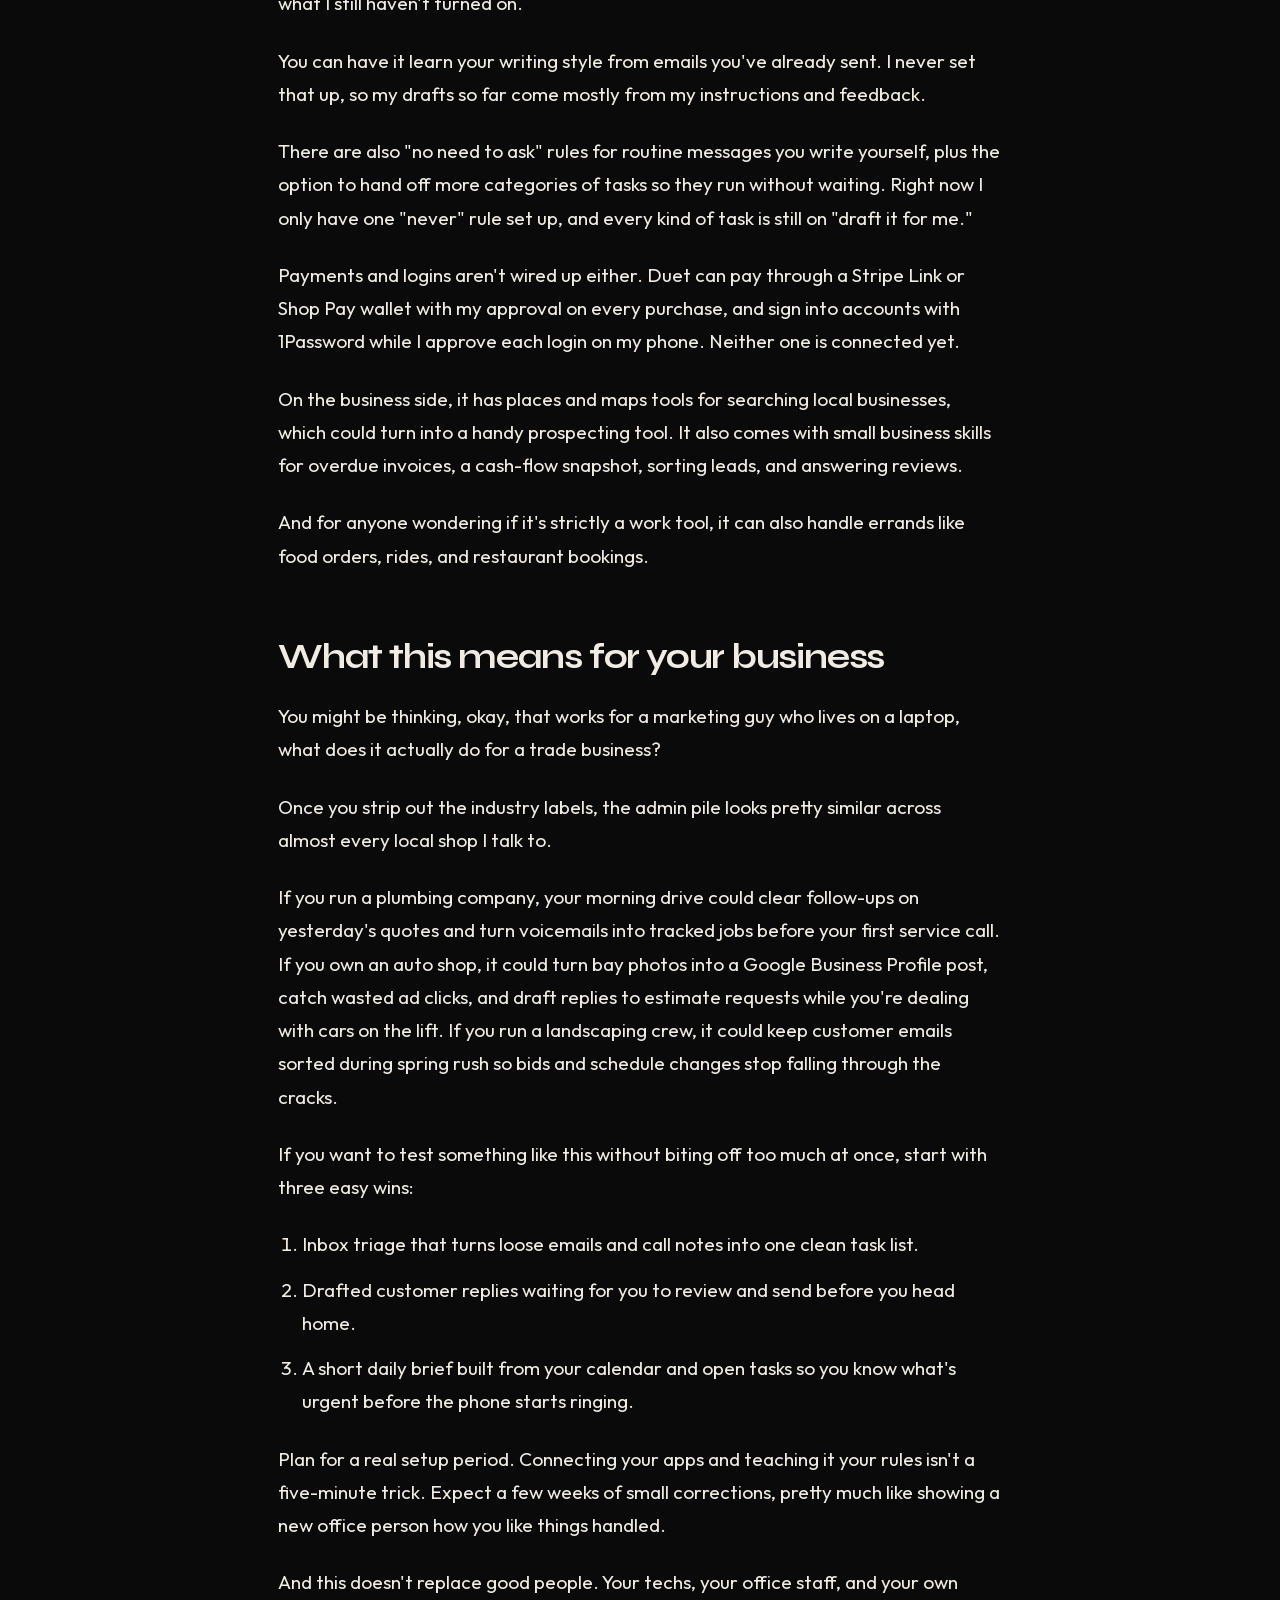
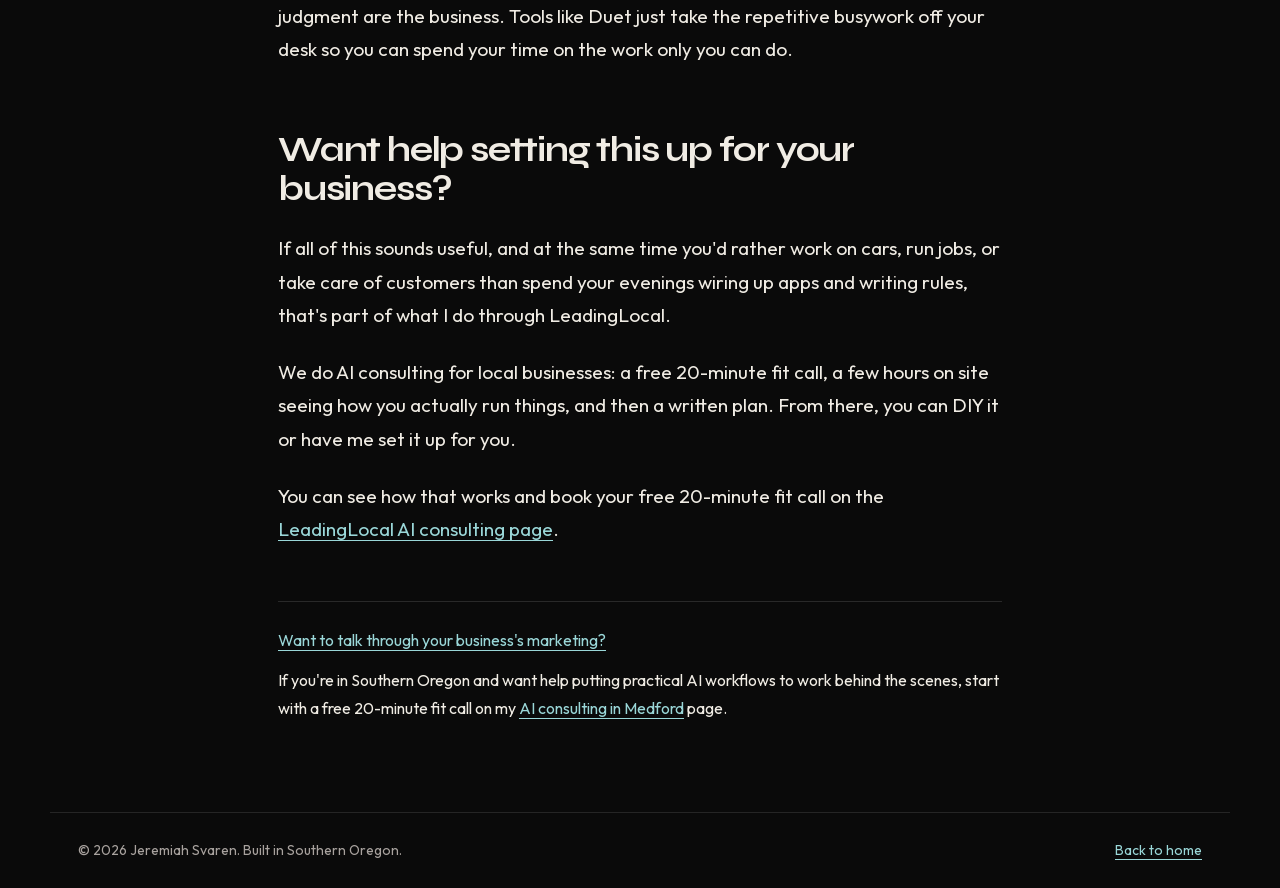
<file: blog/claude-duet-for-local-businesses.html>
<!doctype html>
<html lang="en"><head><meta charset="utf-8"><meta name="viewport" content="width=device-width,initial-scale=1">
<title>What Running a Local Agency with Claude Duet Actually Looks Like | Jeremiah Svaren</title><meta name="description" content="How I use Claude Duet to run my local marketing agency: commute briefs, drafted client emails, Google Ads checks, guardrails, and where local shops can start."><link rel="canonical" href="https://jeremiahsvaren.com/blog/claude-duet-for-local-businesses">
  <link rel="icon" type="image/x-icon" href="/images/favicon_io/favicon.ico">
  <link rel="icon" type="image/png" sizes="32x32" href="/images/favicon_io/favicon-32x32.png">
  <link rel="icon" type="image/png" sizes="16x16" href="/images/favicon_io/favicon-16x16.png">
  <link rel="apple-touch-icon" sizes="180x180" href="/images/favicon_io/apple-touch-icon.png">
  <link rel="manifest" href="/images/favicon_io/site.webmanifest"><link rel="stylesheet" href="/blog.css"><meta property="og:type" content="article"><meta property="og:title" content="What Running a Local Agency with Claude Duet Actually Looks Like"><meta property="og:description" content="How I use Claude Duet to run my local marketing agency: commute briefs, drafted client emails, Google Ads checks, guardrails, and where local shops can start."><meta property="og:url" content="https://jeremiahsvaren.com/blog/claude-duet-for-local-businesses"><meta property="og:image" content="https://jeremiahsvaren.com/images/jeremiah-svaren-share-image.png"><meta name="twitter:card" content="summary_large_image"><meta name="twitter:image" content="https://jeremiahsvaren.com/images/jeremiah-svaren-share-image.png">
<script type="application/ld+json">{"@context": "https://schema.org", "@type": "BlogPosting", "headline": "What Running a Local Agency with Claude Duet Actually Looks Like", "description": "How I use Claude Duet to run my local marketing agency: commute briefs, drafted client emails, Google Ads checks, guardrails, and where local shops can start.", "author": {"@type": "Person", "name": "Jeremiah Svaren", "url": "https://jeremiahsvaren.com/"}, "mainEntityOfPage": "https://jeremiahsvaren.com/blog/claude-duet-for-local-businesses", "image": "https://jeremiahsvaren.com/images/jeremiah-svaren-share-image.png", "datePublished": "2026-11-25"}</script><style>article h3{font-family:Syne,system-ui,sans-serif;font-size:clamp(1.2rem,2.2vw,1.4rem);line-height:1.25;letter-spacing:-.02em;margin:40px 0 14px;color:var(--ink)}article ol{font-size:19px;padding-left:24px;margin:0 0 24px}article li{margin:0 0 12px}@media(max-width:550px){article ol{font-size:18px}}</style><link rel="stylesheet" href="/site-nav.css"></head><body class="blog-page"><a class="skip" href="#main">Skip to content</a><nav aria-label="Main navigation" class="top" id="nav">
    <a href="/" class="brand">Jeremiah Svaren</a>
    <button class="nav-toggle" id="navToggle" aria-label="Toggle menu" aria-expanded="false"
      aria-controls="navMenu"><span></span><span></span><span></span></button>
    <div class="nav-menu" id="navMenu">
      <a href="/#story">Story</a>
      <a href="/#expertise">What I do</a>
      <a href="/#projects">Projects</a>
      <a href="/blog" aria-current="location">Blog</a>
      <a href="/tools">Tools</a>
      <a href="/contact" class="cta">Let's talk</a>
    </div>
  </nav>
  <div class="nav-backdrop" id="navBackdrop"></div><script src="/site-nav.js"></script><main id="main"><a href="/blog">Back to the blog</a><h1>What Running a Local Agency with Claude Duet Actually Looks Like</h1><div class="byline"><img src="/images/headshot-460w.webp" alt="" width="40" height="40"><span>By Jeremiah Svaren</span></div><article>
<p>Most mornings, my drive into the office takes about 15 minutes. My phone sits in the cupholder, and I spend that ride answering decisions out loud, one at a time. Yes to that email draft. Hold off on that ad change. Move that task to next week. By the time I park, emails are drafted and tasks are already moving.</p>
<p>That's been my setup with <a href="https://claude.com/product/claude-duet">Claude Duet</a> for about a month now.</p>
<p>Most local business owners hear "AI" and picture a little chatbot sitting on their website answering questions about hours. That part is fine. The useful part for me is everything happening behind the counter.</p>
<p>So I wanted to walk through what running my local marketing agency, <a href="https://www.leadinglocal.co">LeadingLocal</a>, with Duet actually looks like: what a normal day feels like, real work it has handled over the last month, what it won't do without me, and the features I still haven't tried yet.</p>

<h2 id="the-problem-every-local-owner-has">The problem every local business owner runs into</h2>
<p>If you run a local business, you know how fast a week gets away from you. One person wearing way too many hats: client work, sales, invoices, ads, follow-ups, plus whatever side projects you're trying to push forward when things quiet down.</p>
<p>Because you're moving all day, the real work ends up living in two places: your inbox and your head.</p>
<p>You read an email between jobs, tell yourself you'll deal with it after lunch, get pulled into two other things, and by Thursday it's buried 40 messages down. Nothing gets tracked properly, so things slip.</p>
<p>I've tried plenty of task managers and project boards over the years. The catch is always the same. Keeping the board updated turns into another chore, and one busy week knocks you right off it. I didn't want another system to manage. I wanted something that manages the system.</p>

<h2 id="what-a-normal-day-looks-like-now">What a normal day looks like now</h2>
<p>My weekdays feel pretty different than they did a couple of months ago, mostly because the admin pile doesn't sit around waiting until 5 PM.</p>
<p>It starts with a morning brief. Duet pulls from my task list and calendar, lays out my day from 10 to 5, and flags what's urgent. I don't start the morning clicking through five tabs trying to remember what slipped yesterday.</p>
<p>Then comes the drive in. I get on a call with Duet, phone in the cupholder, and we knock out open decisions. I talk, it asks me one decision at a time, I say yes or no (maybe add a quick note if it needs context), and it asks for the next one. That 15-minute ride clears stuff that used to sit in my head for days.</p>
<p>While I'm working, Duet sorts my inbox and meeting notes into tracked tasks a few times a day automatically. I'm not sitting down in the evening copying action items out of email just so I don't forget them.</p>
<p>Midday I take a gym break, handle the work that actually needs me, and around 4 PM I do a replies round. Client replies are already drafted and waiting. I read them over, tweak a line if needed, and tap send on the ones I like.</p>
<p>Between those blocks, it stays out of my way. It only checks in through the day when something actually needs me.</p>
<p>It didn't start out that clean, though. Early on, Duet threw way too much at me at once. Long messages, several questions stacked together, way more text than I wanted to sort through midday. I told it straight up that it was too much, and it changed. Short answers, one ask at a time. That single correction made the whole setup usable.</p>

<h2 id="real-examples-from-my-agency">Real examples from my agency</h2>
<p>Daily routines sound nice on paper, so here's what Duet has actually handled for me over the last month.</p>

<h3>Keeping a second brain updated</h3>
<p>Emails and meeting notes become tasks with an owner, next step, client, and project attached. Early on, Duet went through every open task on my board and set a priority on each one so the urgent stuff stopped hiding under small chores.</p>
<p>When I realized my board had a bunch of "someday" ideas cluttering up the week, I asked for an "Icebox" status. It added the status and moved the right tasks in. It also works alongside my other AI agents (you can see the rest of the <a href="/tools">tools I actually use</a>) and helps decide who does what, so I'm not spending half my morning playing traffic cop.</p>

<h3>Client communication</h3>
<p>Most client replies get drafted in my voice and sit on a card until I hit send. When it was time to send monthly results emails for a batch of clients, Duet wrote those drafts too, and included a note reminding clients that calls straight from Google aren't counted in that report. That kind of context keeps everyone on the same page about what the numbers show.</p>
<p>It also watches threads I don't want buried. When I was waiting on one client's reply about a website handoff, Duet kept an eye on the inbox for that message so I could stay focused on other work.</p>

<h3>Google Ads checks</h3>
<p>This is where I saw Duet start helping with real technical work alongside the inbox stuff.</p>
<p>For a body shop client, it pulled together a plain-English 30-day report on their search ads so you could read what was happening without digging through 10 screens. On a van repair campaign, it caught that ads were paying for "for sale" and "price" searches (people shopping for vans, not looking to fix one) and built a negative keyword list to stop paying for those clicks.</p>
<p>Before Thanksgiving, it helped pause two clients' ads over the holiday and set a reminder to turn them back on afterward.</p>
<p>It also handled a mistake the right way. It flagged a few keywords to block that were already blocked in the account, and when that came up, it admitted the miss straight up instead of making excuses.</p>
<p>The biggest catch happened while we were planning after-hours ad campaigns. Looking into the account turned up that one client's website form leads weren't being tracked at all. Catching a blind spot like that before pushing more ad traffic to a site saves a lot of headaches.</p>

<h3>Google Business Profile posts</h3>
<p>On the local SEO side, I had job photos sitting in Google Drive that needed to become a profile post (I've written before about why <a href="/blog/please-stop-using-ai-flyers">real job photos beat AI flyers</a>). Duet wrote the draft post and checked both the photo date and the local weather so a snow post didn't go up on a sunny day.</p>
<p>Small detail, right? A real person catches that without thinking, and most automated posting tools never would.</p>

<h3>Running my directory site</h3>
<p>Outside of client work, I run <a href="https://www.eurorepairhq.com">EuroRepairHQ</a>, a directory strictly for European auto repair specialists. When a shop submits a claim to get listed, Duet reads that shop's own website and checks it against my European-specialists-only rule.</p>
<p>If a shop doesn't fit, it drafts a custom rejection email explaining why, and sends it only after my okay. It also built a call sheet of shops with no website that already get traffic on my directory. That turns traffic I already have into a practical outreach list.</p>

<h3>Bigger website builds</h3>
<p>I've been moving one of my sites off WordPress without losing the pages that already show up in search. Duet helps plan the move, starts the coding jobs, and brings back preview links for me to review. Nothing merges or goes live without me.</p>
<p>It also ran keyword research and put together a first draft of my <a href="https://www.leadinglocal.co/ai-consultant-medford-oregon">AI consulting page</a>. Instead of guessing at how I work or making up claims, it left questions in the draft for me to answer. I'd way rather fill in five quick blanks than hunt down two invented sentences.</p>

<h3>When tools hit a wall</h3>
<p>One small moment I liked: a website blocked Duet's cloud browser while it was running a check. Rather than stopping and handing the errand back to me, it switched to Chrome on my computer and finished the check there.</p>

<h2 id="the-guardrails-i-keep-on-it">The guardrails I keep on it</h2>
<p>If handing this much admin work to software sounds a little nerve-wracking, I get it. I wouldn't run my business on autopilot either.</p>
<p>My main rule is simple: Duet drafts, I send. Emails, merges, publishing, payments, and anything public all wait for my yes. If my name or a client's name is going on it, my eyes go on it first.</p>
<p>It also remembers my rules and corrections once I give them. Early on I told it never to send my chats to anyone, and it doesn't. You shouldn't have to remind your tools of your boundaries every Monday morning.</p>
<p>Just as important, it tells me when it isn't sure, and where a fact came from. I can work with "here's what I checked, and here's what I couldn't confirm." Software that guesses with total confidence isn't useful to me.</p>
<p>I treat it like a chief of staff. It gets the details lined up and puts the real decisions on my desk, and I still make the calls.</p>

<h2 id="features-i-haven-t-tried-yet">Features I haven't tried yet</h2>
<p>Full disclosure, I'm only using a slice of what Duet offers (you can check <a href="https://support.claude.com/en/articles/17631495-get-started-with-claude-duet">Anthropic's getting started guide for Duet</a> if you want the full rundown). Since I'd rather talk about what I've actually tested than pretend I've mastered the whole thing, here's what I still haven't turned on.</p>
<p>You can have it learn your writing style from emails you've already sent. I never set that up, so my drafts so far come mostly from my instructions and feedback.</p>
<p>There are also "no need to ask" rules for routine messages you write yourself, plus the option to hand off more categories of tasks so they run without waiting. Right now I only have one "never" rule set up, and every kind of task is still on "draft it for me."</p>
<p>Payments and logins aren't wired up either. Duet can pay through a Stripe Link or Shop Pay wallet with my approval on every purchase, and sign into accounts with 1Password while I approve each login on my phone. Neither one is connected yet.</p>
<p>On the business side, it has places and maps tools for searching local businesses, which could turn into a handy prospecting tool. It also comes with small business skills for overdue invoices, a cash-flow snapshot, sorting leads, and answering reviews.</p>
<p>And for anyone wondering if it's strictly a work tool, it can also handle errands like food orders, rides, and restaurant bookings.</p>

<h2 id="what-this-means-for-your-business">What this means for your business</h2>
<p>You might be thinking, okay, that works for a marketing guy who lives on a laptop, what does it actually do for a trade business?</p>
<p>Once you strip out the industry labels, the admin pile looks pretty similar across almost every local shop I talk to.</p>
<p>If you run a plumbing company, your morning drive could clear follow-ups on yesterday's quotes and turn voicemails into tracked jobs before your first service call. If you own an auto shop, it could turn bay photos into a Google Business Profile post, catch wasted ad clicks, and draft replies to estimate requests while you're dealing with cars on the lift. If you run a landscaping crew, it could keep customer emails sorted during spring rush so bids and schedule changes stop falling through the cracks.</p>
<p>If you want to test something like this without biting off too much at once, start with three easy wins:</p>
<ol>
<li>Inbox triage that turns loose emails and call notes into one clean task list.</li>
<li>Drafted customer replies waiting for you to review and send before you head home.</li>
<li>A short daily brief built from your calendar and open tasks so you know what's urgent before the phone starts ringing.</li>
</ol>
<p>Plan for a real setup period. Connecting your apps and teaching it your rules isn't a five-minute trick. Expect a few weeks of small corrections, pretty much like showing a new office person how you like things handled.</p>
<p>And this doesn't replace good people. Your techs, your office staff, and your own judgment are the business. Tools like Duet just take the repetitive busywork off your desk so you can spend your time on the work only you can do.</p>

<h2 id="want-help-setting-this-up">Want help setting this up for your business?</h2>
<p>If all of this sounds useful, and at the same time you'd rather work on cars, run jobs, or take care of customers than spend your evenings wiring up apps and writing rules, that's part of what I do through LeadingLocal.</p>
<p>We do AI consulting for local businesses: a free 20-minute fit call, a few hours on site seeing how you actually run things, and then a written plan. From there, you can DIY it or have me set it up for you.</p>
<p>You can see how that works and book your free 20-minute fit call on the <a href="https://www.leadinglocal.co/ai-consultant-medford-oregon">LeadingLocal AI consulting page</a>.</p>
</article><div class="closing"><p><a href="/contact">Want to talk through your business's marketing?</a></p><p>If you're in Southern Oregon and want help putting practical AI workflows to work behind the scenes, start with a free 20-minute fit call on my <a href="https://www.leadinglocal.co/ai-consultant-medford-oregon">AI consulting in Medford</a> page.</p></div></main><footer><span>&copy; 2026 Jeremiah Svaren. Built in Southern Oregon.</span><a href="/">Back to home</a></footer></body></html>
</file>
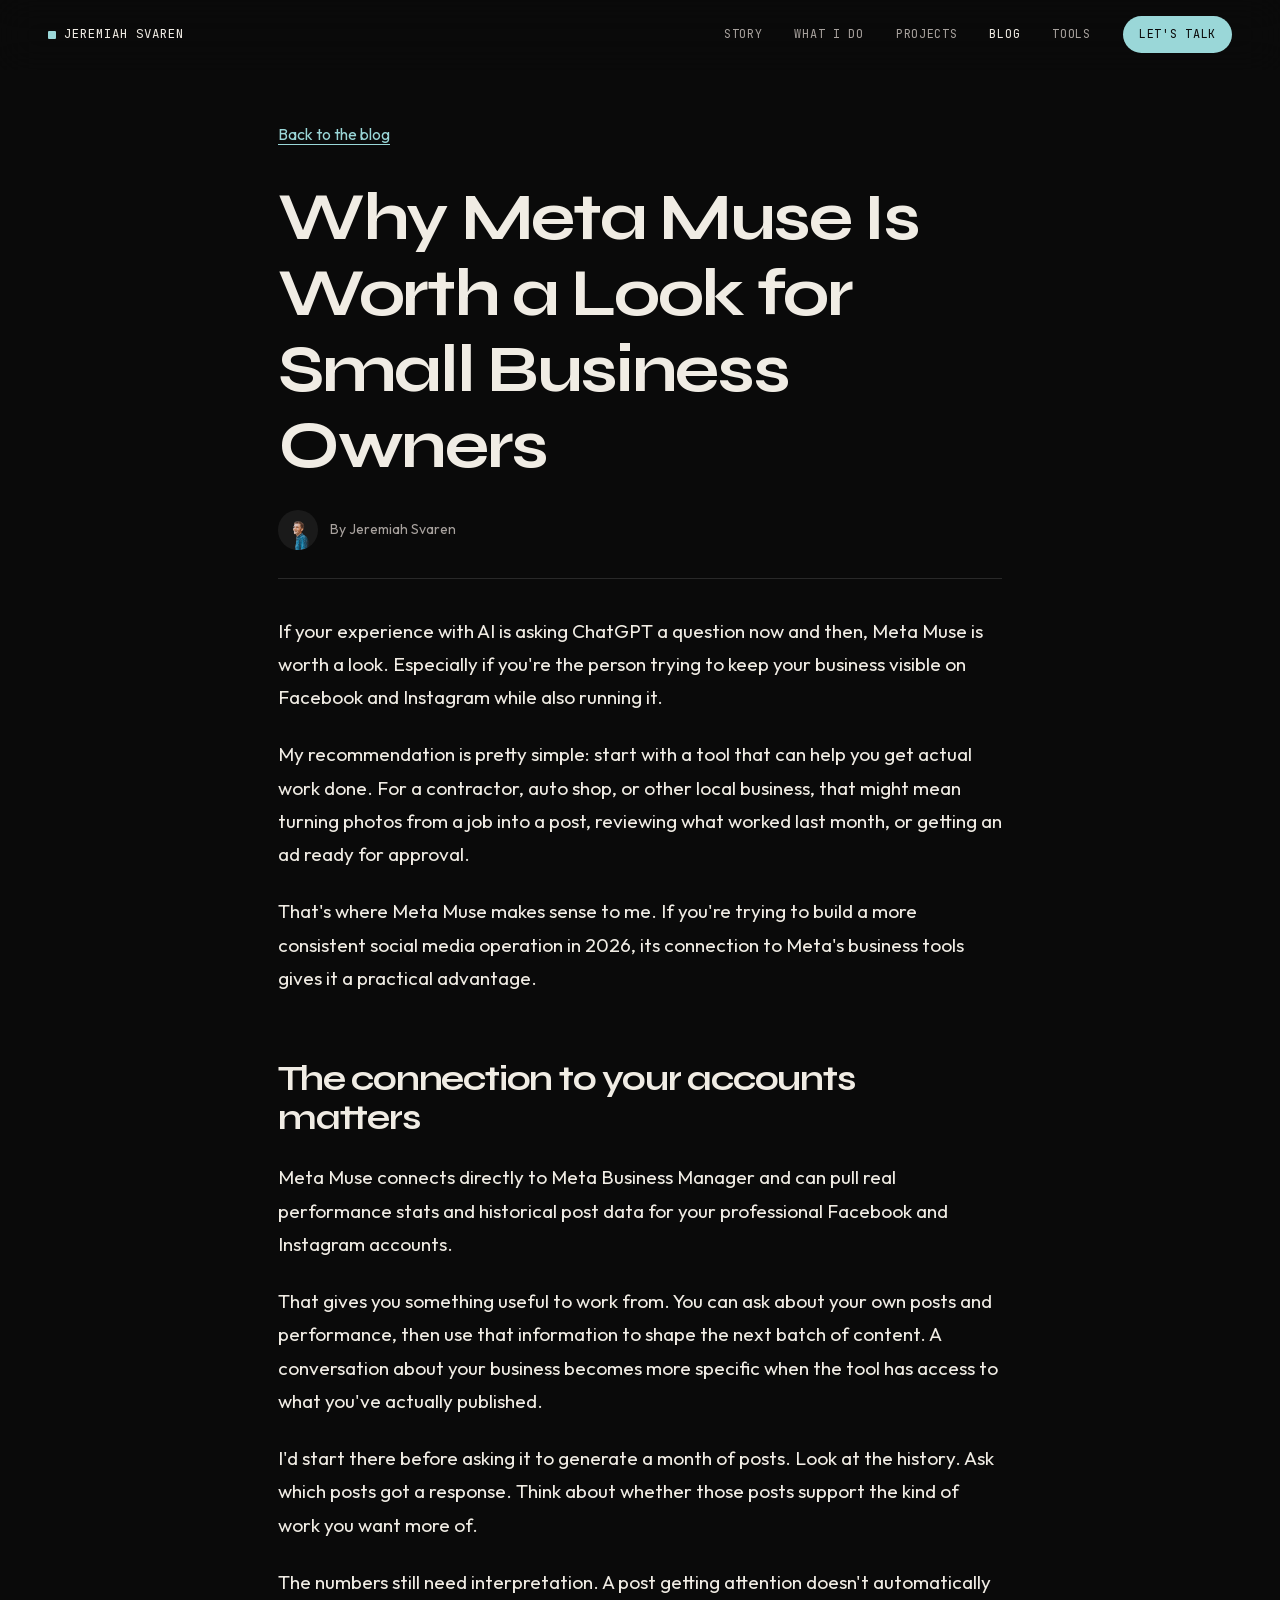
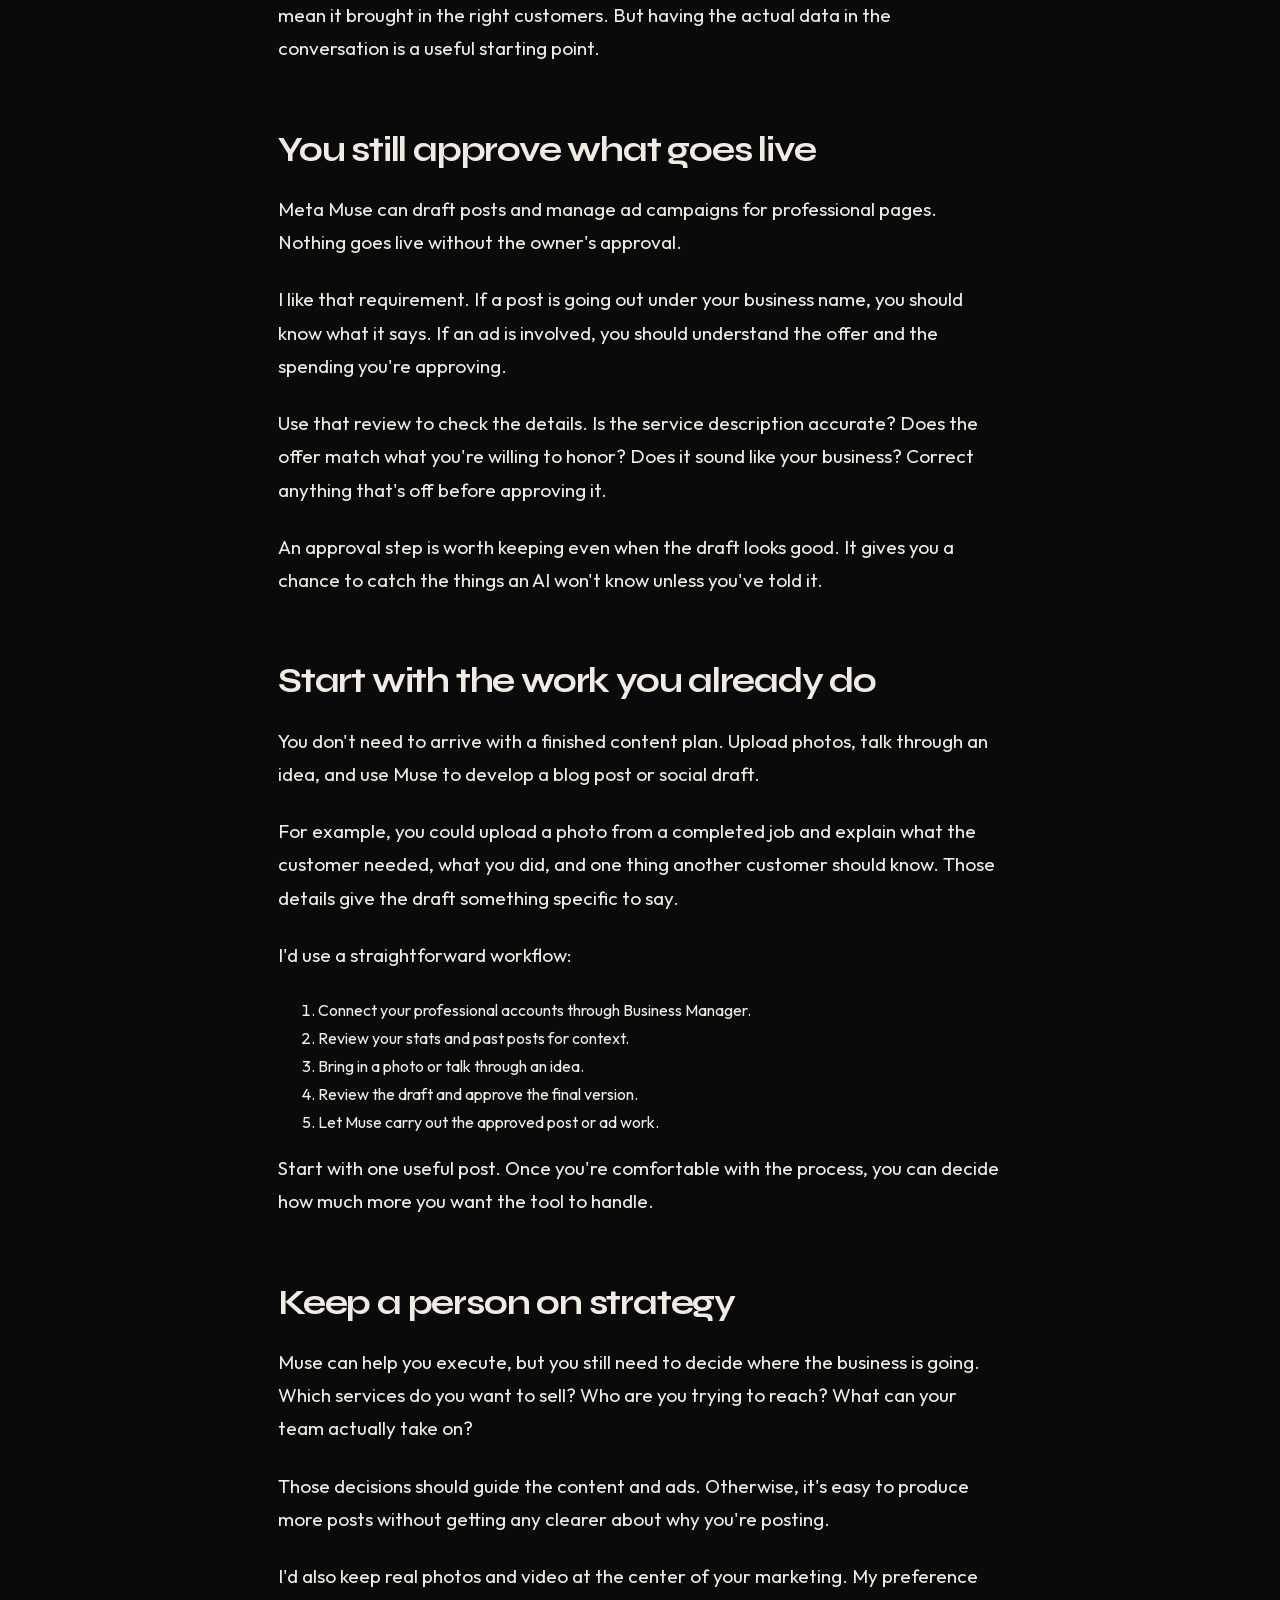
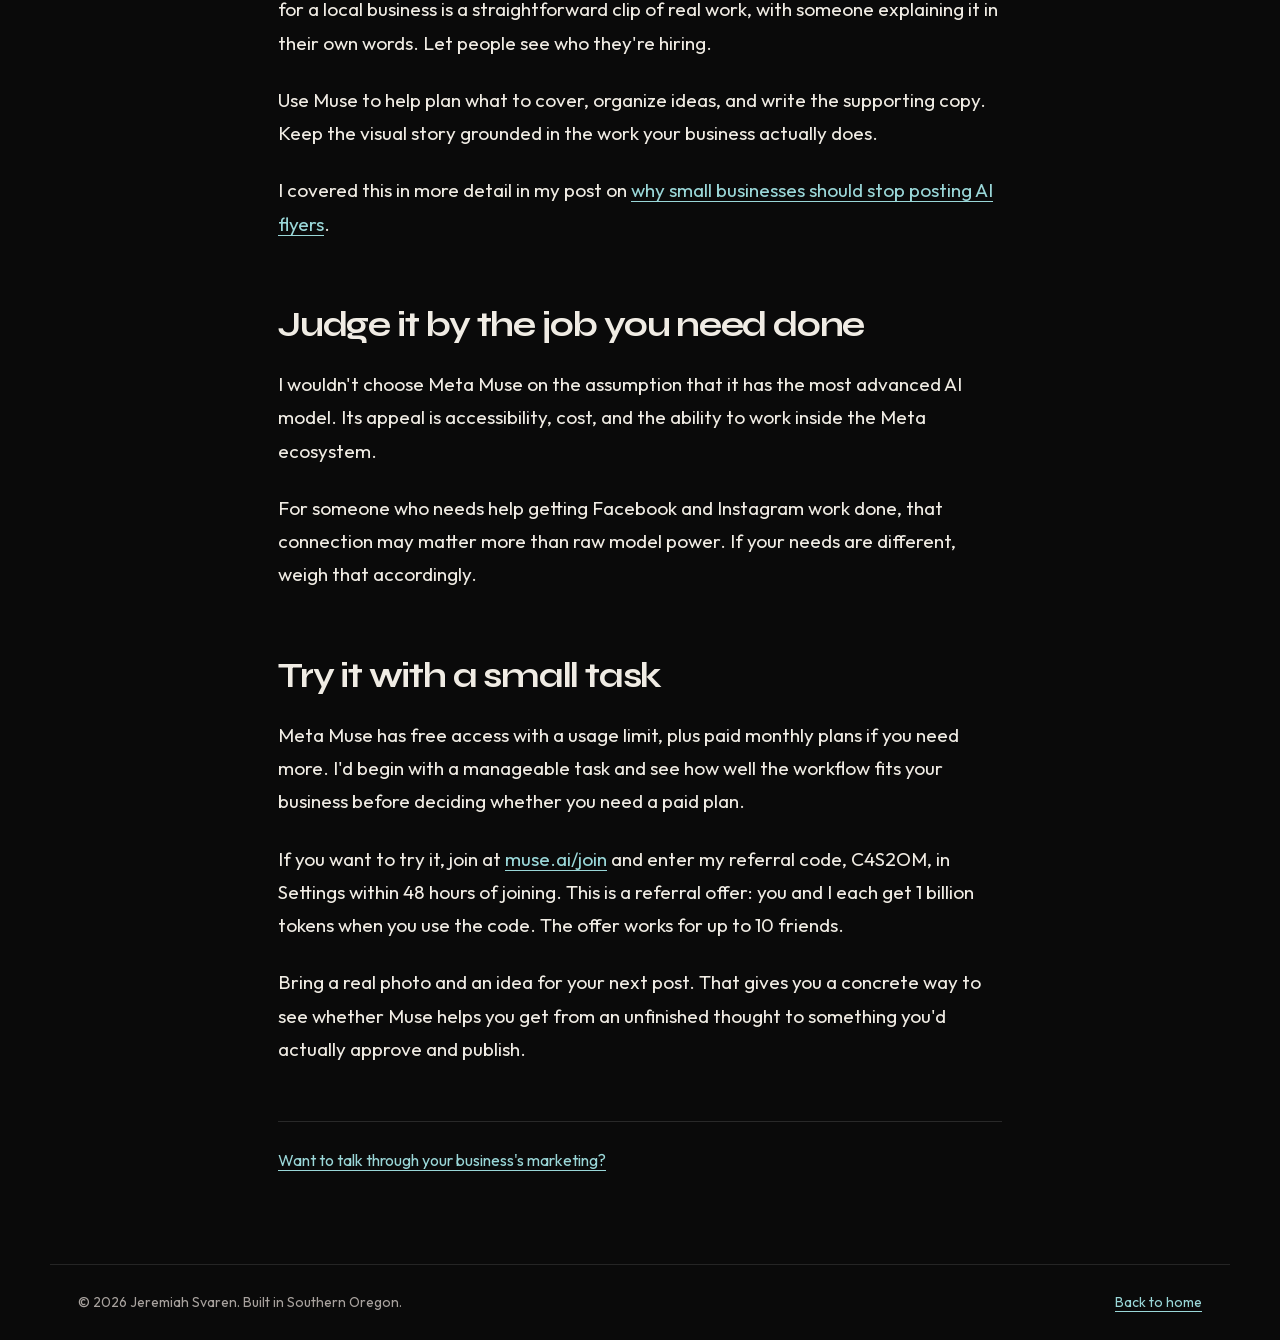
<file: blog/meta-muse-small-business-owners.html>
<!doctype html>
<html lang="en"><head><meta charset="utf-8"><meta name="viewport" content="width=device-width,initial-scale=1">
<title>Why Meta Muse Is Worth a Look for Small Business Owners | Jeremiah Svaren</title><meta name="description" content="A practical look at Meta Muse for small business owners, from account data and drafts to approvals and real work."><link rel="canonical" href="https://jeremiahsvaren.com/blog/meta-muse-small-business-owners">
  <link rel="icon" type="image/x-icon" href="/images/favicon_io/favicon.ico">
  <link rel="icon" type="image/png" sizes="32x32" href="/images/favicon_io/favicon-32x32.png">
  <link rel="icon" type="image/png" sizes="16x16" href="/images/favicon_io/favicon-16x16.png">
  <link rel="apple-touch-icon" sizes="180x180" href="/images/favicon_io/apple-touch-icon.png">
  <link rel="manifest" href="/images/favicon_io/site.webmanifest"><link rel="stylesheet" href="/blog.css"><meta property="og:type" content="article"><meta property="og:title" content="Why Meta Muse Is Worth a Look for Small Business Owners"><meta property="og:description" content="A practical look at Meta Muse for small business owners, from account data and drafts to approvals and real work."><meta property="og:url" content="https://jeremiahsvaren.com/blog/meta-muse-small-business-owners"><meta property="og:image" content="https://jeremiahsvaren.com/images/blog/meta-muse-small-business-owners-share.png"><meta property="og:image:width" content="1200"><meta property="og:image:height" content="630"><meta property="og:image:type" content="image/png"><meta property="og:image:alt" content="Meta Muse for Small Business Owners — Jeremiah Svaren"><meta name="twitter:image:alt" content="Meta Muse for Small Business Owners — Jeremiah Svaren"><meta name="twitter:card" content="summary_large_image"><meta name="twitter:image" content="https://jeremiahsvaren.com/images/blog/meta-muse-small-business-owners-share.png">
<script type="application/ld+json">{"@context": "https://schema.org", "@type": "BlogPosting", "headline": "Why Meta Muse Is Worth a Look for Small Business Owners", "description": "A practical look at Meta Muse for small business owners, from account data and drafts to approvals and real work.", "author": {"@type": "Person", "name": "Jeremiah Svaren", "url": "https://jeremiahsvaren.com/"}, "mainEntityOfPage": "https://jeremiahsvaren.com/blog/meta-muse-small-business-owners", "image": "https://jeremiahsvaren.com/images/blog/meta-muse-small-business-owners-share.png", "datePublished": "2026-10-06"}</script><link rel="stylesheet" href="/site-nav.css"></head><body class="blog-page"><a class="skip" href="#main">Skip to content</a><nav aria-label="Main navigation" class="top" id="nav">
    <a href="/" class="brand">Jeremiah Svaren</a>
    <button class="nav-toggle" id="navToggle" aria-label="Toggle menu" aria-expanded="false"
      aria-controls="navMenu"><span></span><span></span><span></span></button>
    <div class="nav-menu" id="navMenu">
      <a href="/#story">Story</a>
      <a href="/#expertise">What I do</a>
      <a href="/#projects">Projects</a>
      <a href="/blog" aria-current="location">Blog</a>
      <a href="/tools">Tools</a>
      <a href="/contact" class="cta">Let's talk</a>
    </div>
  </nav>
  <div class="nav-backdrop" id="navBackdrop"></div><script src="/site-nav.js"></script><main id="main"><a href="/blog">Back to the blog</a><h1>Why Meta Muse Is Worth a Look for Small Business Owners</h1><div class="byline"><img src="/images/headshot-460w.webp" alt="" width="40" height="40"><span>By Jeremiah Svaren</span></div><article><p>If your experience with AI is asking ChatGPT a question now and then, Meta Muse is worth a look. Especially if you're the person trying to keep your business visible on Facebook and Instagram while also running it.</p><p>My recommendation is pretty simple: start with a tool that can help you get actual work done. For a contractor, auto shop, or other local business, that might mean turning photos from a job into a post, reviewing what worked last month, or getting an ad ready for approval.</p><p>That's where Meta Muse makes sense to me. If you're trying to build a more consistent social media operation in 2026, its connection to Meta's business tools gives it a practical advantage.</p><h2 id="the-connection-to-your-accounts-matters">The connection to your accounts matters</h2><p>Meta Muse connects directly to Meta Business Manager and can pull real performance stats and historical post data for your professional Facebook and Instagram accounts.</p><p>That gives you something useful to work from. You can ask about your own posts and performance, then use that information to shape the next batch of content. A conversation about your business becomes more specific when the tool has access to what you've actually published.</p><p>I'd start there before asking it to generate a month of posts. Look at the history. Ask which posts got a response. Think about whether those posts support the kind of work you want more of.</p><p>The numbers still need interpretation. A post getting attention doesn't automatically mean it brought in the right customers. But having the actual data in the conversation is a useful starting point.</p><h2 id="you-still-approve-what-goes-live">You still approve what goes live</h2><p>Meta Muse can draft posts and manage ad campaigns for professional pages. Nothing goes live without the owner's approval.</p><p>I like that requirement. If a post is going out under your business name, you should know what it says. If an ad is involved, you should understand the offer and the spending you're approving.</p><p>Use that review to check the details. Is the service description accurate? Does the offer match what you're willing to honor? Does it sound like your business? Correct anything that's off before approving it.</p><p>An approval step is worth keeping even when the draft looks good. It gives you a chance to catch the things an AI won't know unless you've told it.</p><h2 id="start-with-the-work-you-already-do">Start with the work you already do</h2><p>You don't need to arrive with a finished content plan. Upload photos, talk through an idea, and use Muse to develop a blog post or social draft.</p><p>For example, you could upload a photo from a completed job and explain what the customer needed, what you did, and one thing another customer should know. Those details give the draft something specific to say.</p><p>I'd use a straightforward workflow:</p><ol><li>Connect your professional accounts through Business Manager.</li><li>Review your stats and past posts for context.</li><li>Bring in a photo or talk through an idea.</li><li>Review the draft and approve the final version.</li><li>Let Muse carry out the approved post or ad work.</li></ol><p>Start with one useful post. Once you're comfortable with the process, you can decide how much more you want the tool to handle.</p><h2 id="keep-a-person-on-strategy">Keep a person on strategy</h2><p>Muse can help you execute, but you still need to decide where the business is going. Which services do you want to sell? Who are you trying to reach? What can your team actually take on?</p><p>Those decisions should guide the content and ads. Otherwise, it's easy to produce more posts without getting any clearer about why you're posting.</p><p>I'd also keep real photos and video at the center of your marketing. My preference for a local business is a straightforward clip of real work, with someone explaining it in their own words. Let people see who they're hiring.</p><p>Use Muse to help plan what to cover, organize ideas, and write the supporting copy. Keep the visual story grounded in the work your business actually does.</p><p>I covered this in more detail in my post on <a href="https://jeremiahsvaren.com/blog/please-stop-using-ai-flyers">why small businesses should stop posting AI flyers</a>.</p><h2 id="judge-it-by-the-job-you-need-done">Judge it by the job you need done</h2><p>I wouldn't choose Meta Muse on the assumption that it has the most advanced AI model. Its appeal is accessibility, cost, and the ability to work inside the Meta ecosystem.</p><p>For someone who needs help getting Facebook and Instagram work done, that connection may matter more than raw model power. If your needs are different, weigh that accordingly.</p><h2 id="try-it-with-a-small-task">Try it with a small task</h2><p>Meta Muse has free access with a usage limit, plus paid monthly plans if you need more. I'd begin with a manageable task and see how well the workflow fits your business before deciding whether you need a paid plan.</p><p>If you want to try it, join at <a href="https://muse.ai/join">muse.ai/join</a> and enter my referral code, C4S2OM, in Settings within 48 hours of joining. This is a referral offer: you and I each get 1 billion tokens when you use the code. The offer works for up to 10 friends.</p><p>Bring a real photo and an idea for your next post. That gives you a concrete way to see whether Muse helps you get from an unfinished thought to something you'd actually approve and publish.</p></article><div class="closing"><a href="/contact">Want to talk through your business's marketing?</a></div></main><footer><span>&copy; 2026 Jeremiah Svaren. Built in Southern Oregon.</span><a href="/">Back to home</a></footer></body></html>
</file>
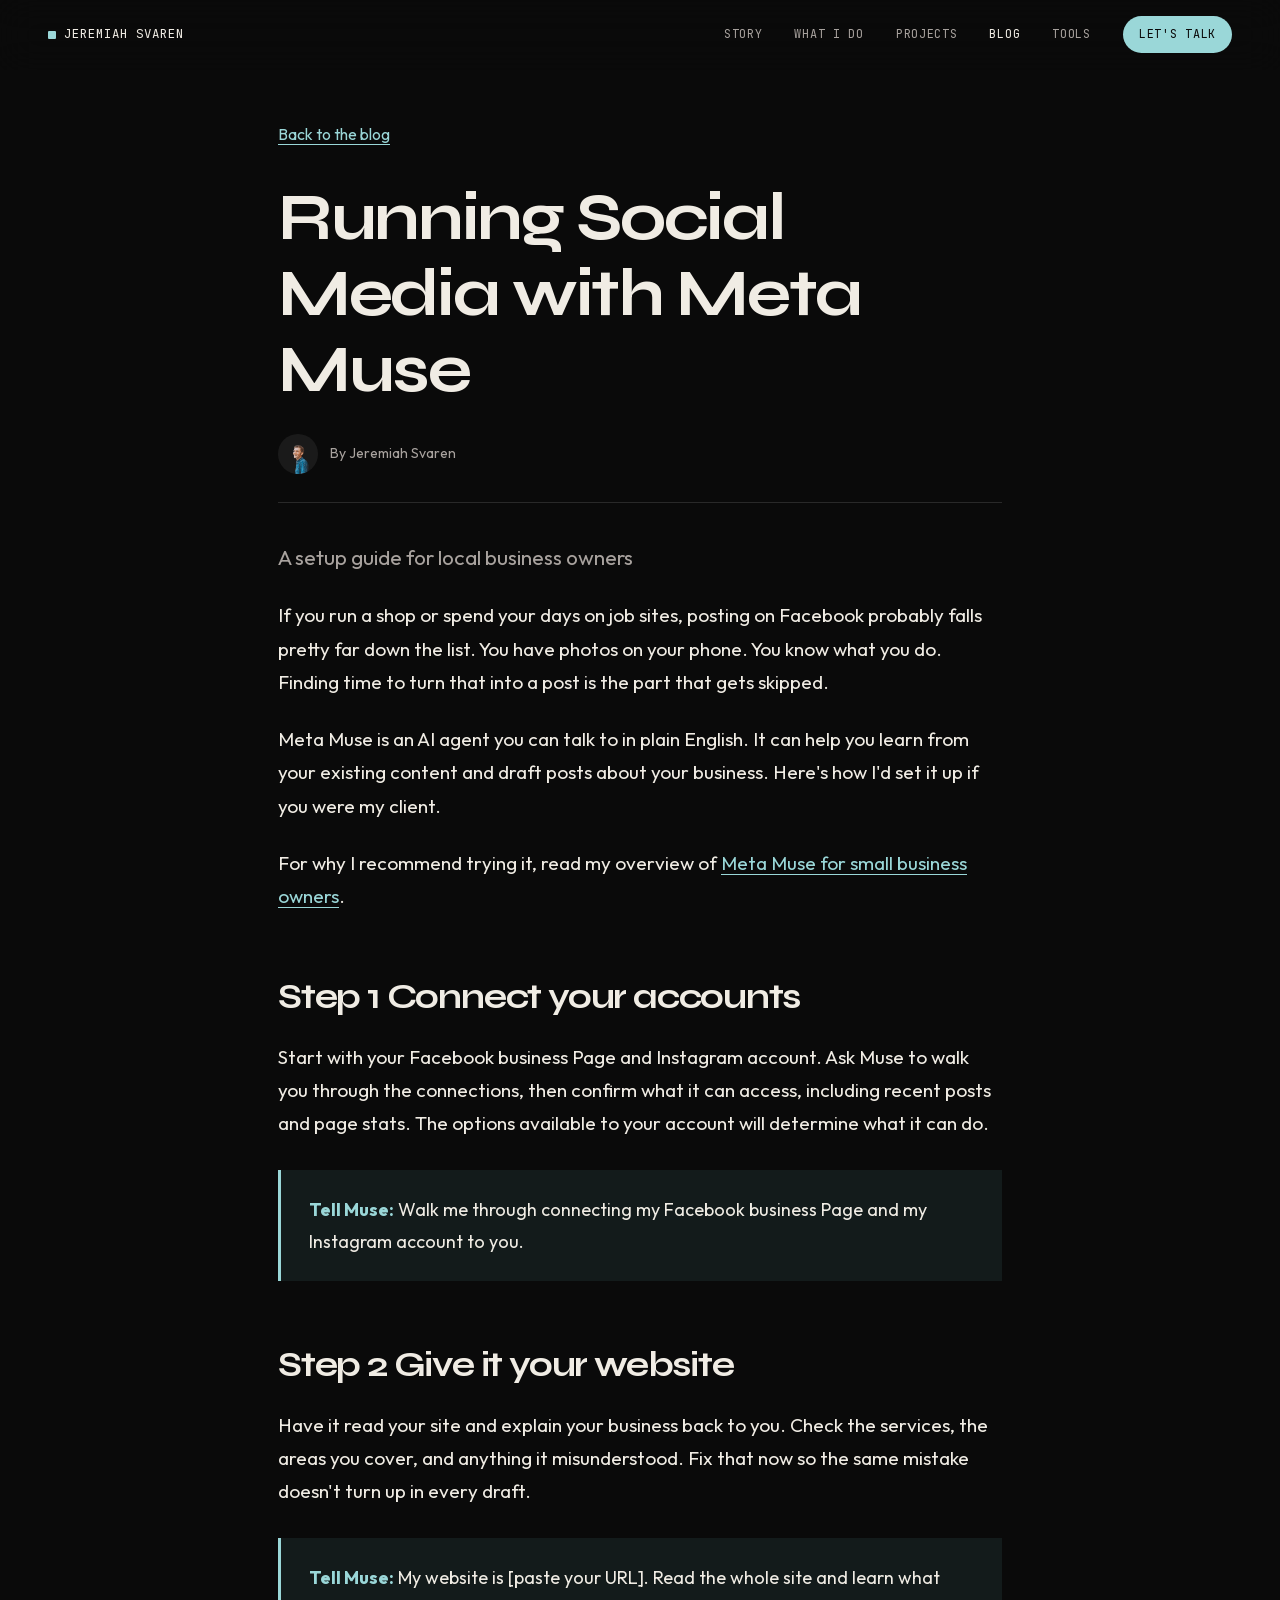
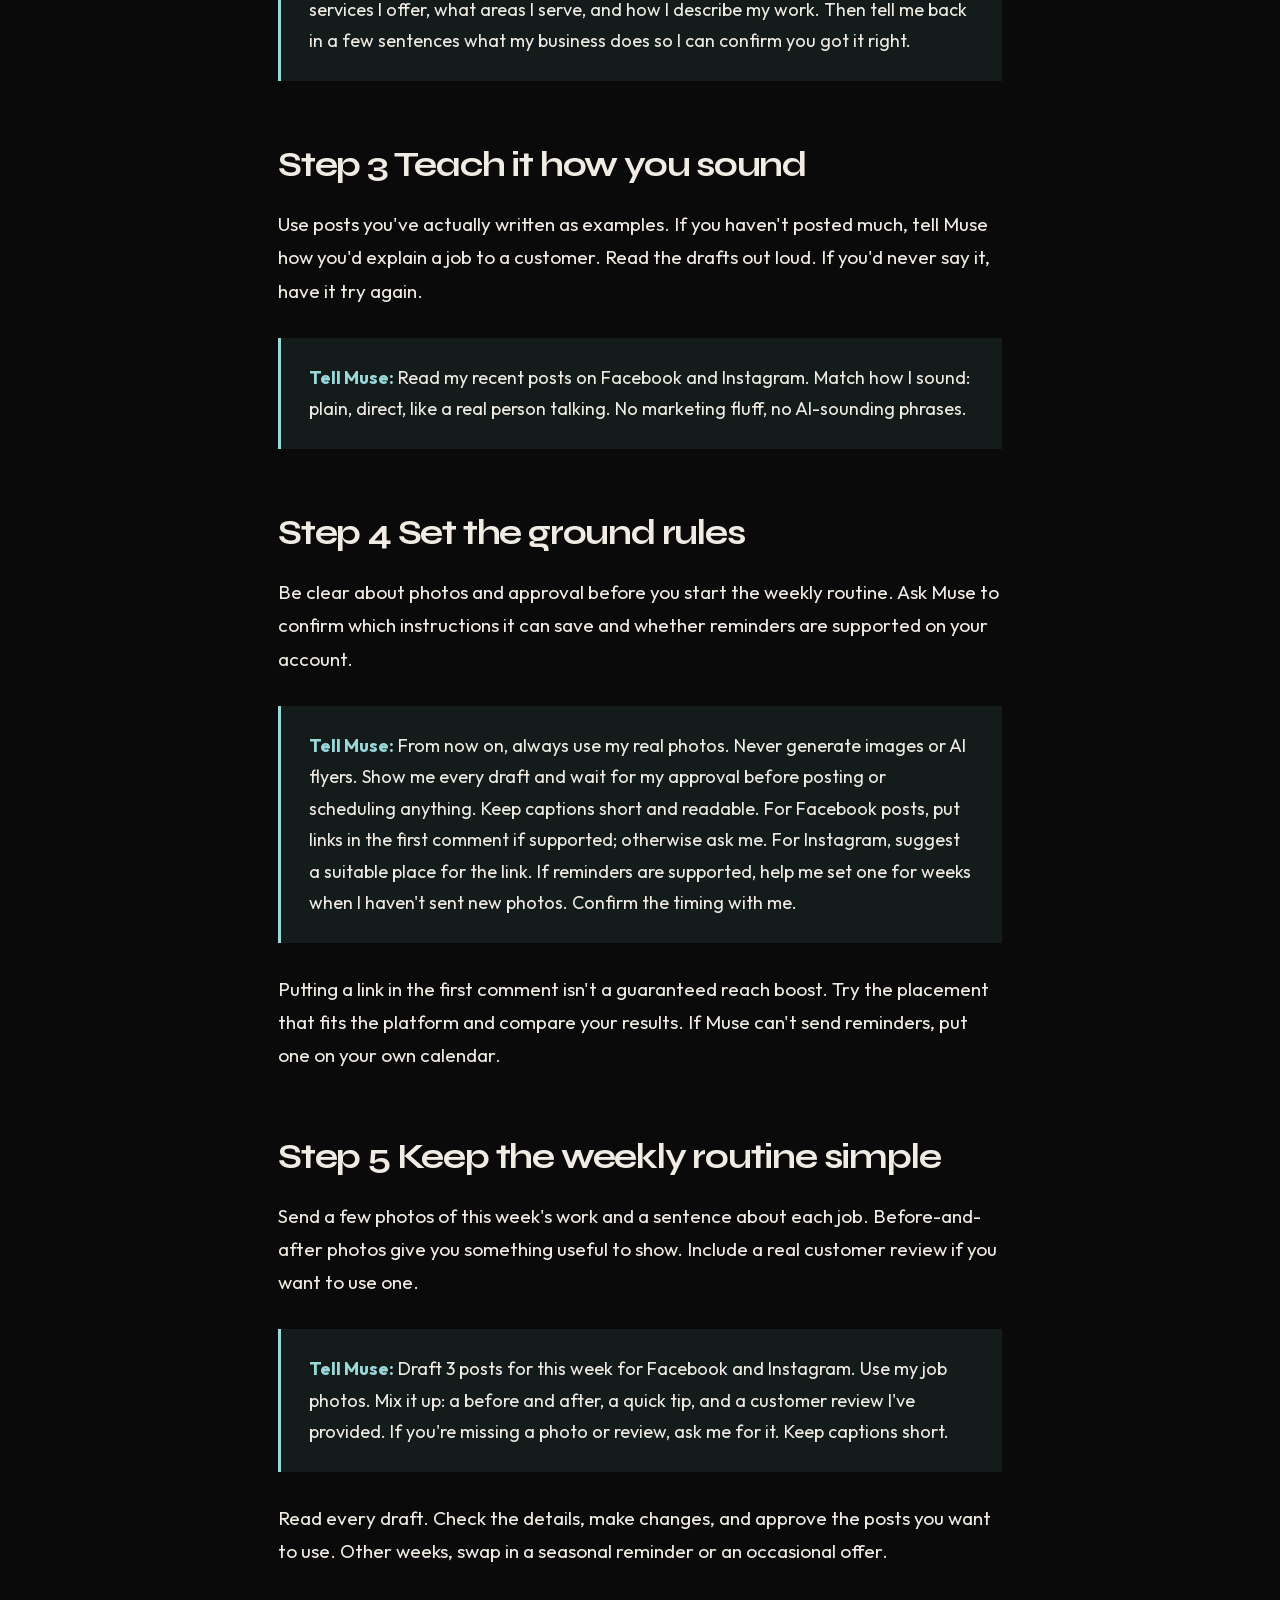
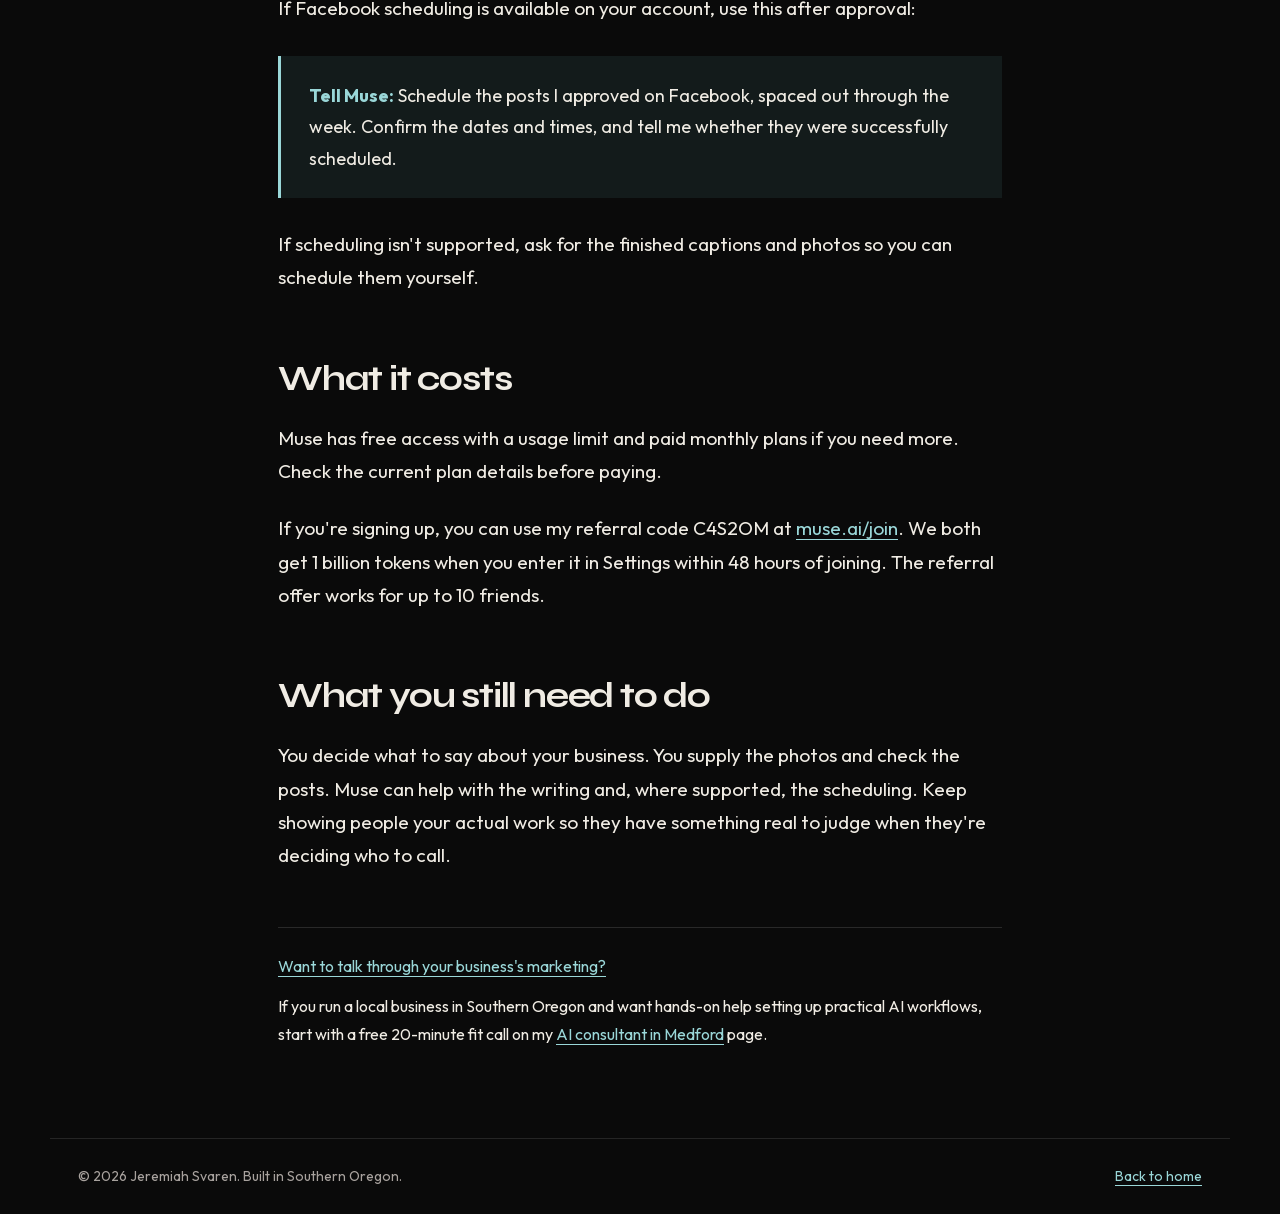
<file: blog/meta-muse-social-media-guide.html>
<!doctype html>
<html lang="en"><head><meta charset="utf-8"><meta name="viewport" content="width=device-width,initial-scale=1">
<title>Running Social Media with Meta Muse | Jeremiah Svaren</title><meta name="description" content="A setup guide for local business owners using Meta Muse, with prompts for accounts, voice, real photos, draft approvals, and weekly posts."><link rel="canonical" href="https://jeremiahsvaren.com/blog/meta-muse-social-media-guide">
  <link rel="icon" type="image/x-icon" href="/images/favicon_io/favicon.ico">
  <link rel="icon" type="image/png" sizes="32x32" href="/images/favicon_io/favicon-32x32.png">
  <link rel="icon" type="image/png" sizes="16x16" href="/images/favicon_io/favicon-16x16.png">
  <link rel="apple-touch-icon" sizes="180x180" href="/images/favicon_io/apple-touch-icon.png">
  <link rel="manifest" href="/images/favicon_io/site.webmanifest"><link rel="stylesheet" href="/blog.css"><meta property="og:type" content="article"><meta property="og:title" content="Running Social Media with Meta Muse"><meta property="og:description" content="A setup guide for local business owners using Meta Muse, with prompts for accounts, voice, real photos, draft approvals, and weekly posts."><meta property="og:url" content="https://jeremiahsvaren.com/blog/meta-muse-social-media-guide"><meta property="og:image" content="https://jeremiahsvaren.com/images/blog/meta-muse-social-media-guide-share.png"><meta property="og:image:width" content="1200"><meta property="og:image:height" content="630"><meta property="og:image:type" content="image/png"><meta property="og:image:alt" content="Running Social Media with Meta Muse — A practical setup guide by Jeremiah Svaren"><meta name="twitter:image:alt" content="Running Social Media with Meta Muse — A practical setup guide by Jeremiah Svaren"><meta name="twitter:card" content="summary_large_image"><meta name="twitter:image" content="https://jeremiahsvaren.com/images/blog/meta-muse-social-media-guide-share.png">
<script type="application/ld+json">{"@context": "https://schema.org", "@type": "BlogPosting", "headline": "Running Social Media with Meta Muse", "description": "A setup guide for local business owners using Meta Muse, with prompts for accounts, voice, real photos, draft approvals, and weekly posts.", "author": {"@type": "Person", "name": "Jeremiah Svaren", "url": "https://jeremiahsvaren.com/"}, "mainEntityOfPage": "https://jeremiahsvaren.com/blog/meta-muse-social-media-guide", "image": "https://jeremiahsvaren.com/images/blog/meta-muse-social-media-guide-share.png", "datePublished": "2026-10-06"}</script><style>.muse-prompt{overflow-wrap:anywhere;user-select:text}.muse-prompt p{margin:0}.muse-prompt strong{color:var(--accent)}</style><link rel="stylesheet" href="/site-nav.css"></head><body class="blog-page"><a class="skip" href="#main">Skip to content</a><nav aria-label="Main navigation" class="top" id="nav">
    <a href="/" class="brand">Jeremiah Svaren</a>
    <button class="nav-toggle" id="navToggle" aria-label="Toggle menu" aria-expanded="false"
      aria-controls="navMenu"><span></span><span></span><span></span></button>
    <div class="nav-menu" id="navMenu">
      <a href="/#story">Story</a>
      <a href="/#expertise">What I do</a>
      <a href="/#projects">Projects</a>
      <a href="/blog" aria-current="location">Blog</a>
      <a href="/tools">Tools</a>
      <a href="/contact" class="cta">Let's talk</a>
    </div>
  </nav>
  <div class="nav-backdrop" id="navBackdrop"></div><script src="/site-nav.js"></script><main id="main"><a href="/blog">Back to the blog</a><h1>Running Social Media with Meta Muse</h1><div class="byline"><img src="/images/headshot-460w.webp" alt="" width="40" height="40"><span>By Jeremiah Svaren</span></div><article><p class="lede">A setup guide for local business owners</p><p>If you run a shop or spend your days on job sites, posting on Facebook probably falls pretty far down the list. You have photos on your phone. You know what you do. Finding time to turn that into a post is the part that gets skipped.</p><p>Meta Muse is an AI agent you can talk to in plain English. It can help you learn from your existing content and draft posts about your business. Here's how I'd set it up if you were my client.</p><p>For why I recommend trying it, read my overview of <a href="https://jeremiahsvaren.com/blog/meta-muse-small-business-owners">Meta Muse for small business owners</a>.</p><h2 id="step-1-connect-your-accounts">Step 1  Connect your accounts</h2><p>Start with your Facebook business Page and Instagram account. Ask Muse to walk you through the connections, then confirm what it can access, including recent posts and page stats. The options available to your account will determine what it can do.</p><blockquote class="muse-prompt"><p><strong>Tell Muse:</strong> Walk me through connecting my Facebook business Page and my Instagram account to you.</p></blockquote><h2 id="step-2-give-it-your-website">Step 2  Give it your website</h2><p>Have it read your site and explain your business back to you. Check the services, the areas you cover, and anything it misunderstood. Fix that now so the same mistake doesn't turn up in every draft.</p><blockquote class="muse-prompt"><p><strong>Tell Muse:</strong> My website is [paste your URL]. Read the whole site and learn what services I offer, what areas I serve, and how I describe my work. Then tell me back in a few sentences what my business does so I can confirm you got it right.</p></blockquote><h2 id="step-3-teach-it-how-you-sound">Step 3  Teach it how you sound</h2><p>Use posts you've actually written as examples. If you haven't posted much, tell Muse how you'd explain a job to a customer. Read the drafts out loud. If you'd never say it, have it try again.</p><blockquote class="muse-prompt"><p><strong>Tell Muse:</strong> Read my recent posts on Facebook and Instagram. Match how I sound: plain, direct, like a real person talking. No marketing fluff, no AI-sounding phrases.</p></blockquote><h2 id="step-4-set-the-ground-rules">Step 4  Set the ground rules</h2><p>Be clear about photos and approval before you start the weekly routine. Ask Muse to confirm which instructions it can save and whether reminders are supported on your account.</p><blockquote class="muse-prompt"><p><strong>Tell Muse:</strong> From now on, always use my real photos. Never generate images or AI flyers. Show me every draft and wait for my approval before posting or scheduling anything. Keep captions short and readable. For Facebook posts, put links in the first comment if supported; otherwise ask me. For Instagram, suggest a suitable place for the link. If reminders are supported, help me set one for weeks when I haven't sent new photos. Confirm the timing with me.</p></blockquote><p>Putting a link in the first comment isn't a guaranteed reach boost. Try the placement that fits the platform and compare your results. If Muse can't send reminders, put one on your own calendar.</p><h2 id="step-5-keep-the-weekly-routine-simple">Step 5  Keep the weekly routine simple</h2><p>Send a few photos of this week's work and a sentence about each job. Before-and-after photos give you something useful to show. Include a real customer review if you want to use one.</p><blockquote class="muse-prompt"><p><strong>Tell Muse:</strong> Draft 3 posts for this week for Facebook and Instagram. Use my job photos. Mix it up: a before and after, a quick tip, and a customer review I've provided. If you're missing a photo or review, ask me for it. Keep captions short.</p></blockquote><p>Read every draft. Check the details, make changes, and approve the posts you want to use. Other weeks, swap in a seasonal reminder or an occasional offer.</p><p>If Facebook scheduling is available on your account, use this after approval:</p><blockquote class="muse-prompt"><p><strong>Tell Muse:</strong> Schedule the posts I approved on Facebook, spaced out through the week. Confirm the dates and times, and tell me whether they were successfully scheduled.</p></blockquote><p>If scheduling isn't supported, ask for the finished captions and photos so you can schedule them yourself.</p><h2 id="what-it-costs">What it costs</h2><p>Muse has free access with a usage limit and paid monthly plans if you need more. Check the current plan details before paying.</p><p>If you're signing up, you can use my referral code C4S2OM at <a href="https://muse.ai/join">muse.ai/join</a>. We both get 1 billion tokens when you enter it in Settings within 48 hours of joining. The referral offer works for up to 10 friends.</p><h2 id="what-you-still-need-to-do">What you still need to do</h2><p>You decide what to say about your business. You supply the photos and check the posts. Muse can help with the writing and, where supported, the scheduling. Keep showing people your actual work so they have something real to judge when they're deciding who to call.</p></article><div class="closing"><p><a href="/contact">Want to talk through your business's marketing?</a></p><p>If you run a local business in Southern Oregon and want hands-on help setting up practical AI workflows, start with a free 20-minute fit call on my <a href="https://www.leadinglocal.co/ai-consultant-medford-oregon">AI consultant in Medford</a> page.</p></div></main><footer><span>&copy; 2026 Jeremiah Svaren. Built in Southern Oregon.</span><a href="/">Back to home</a></footer></body></html>
</file>
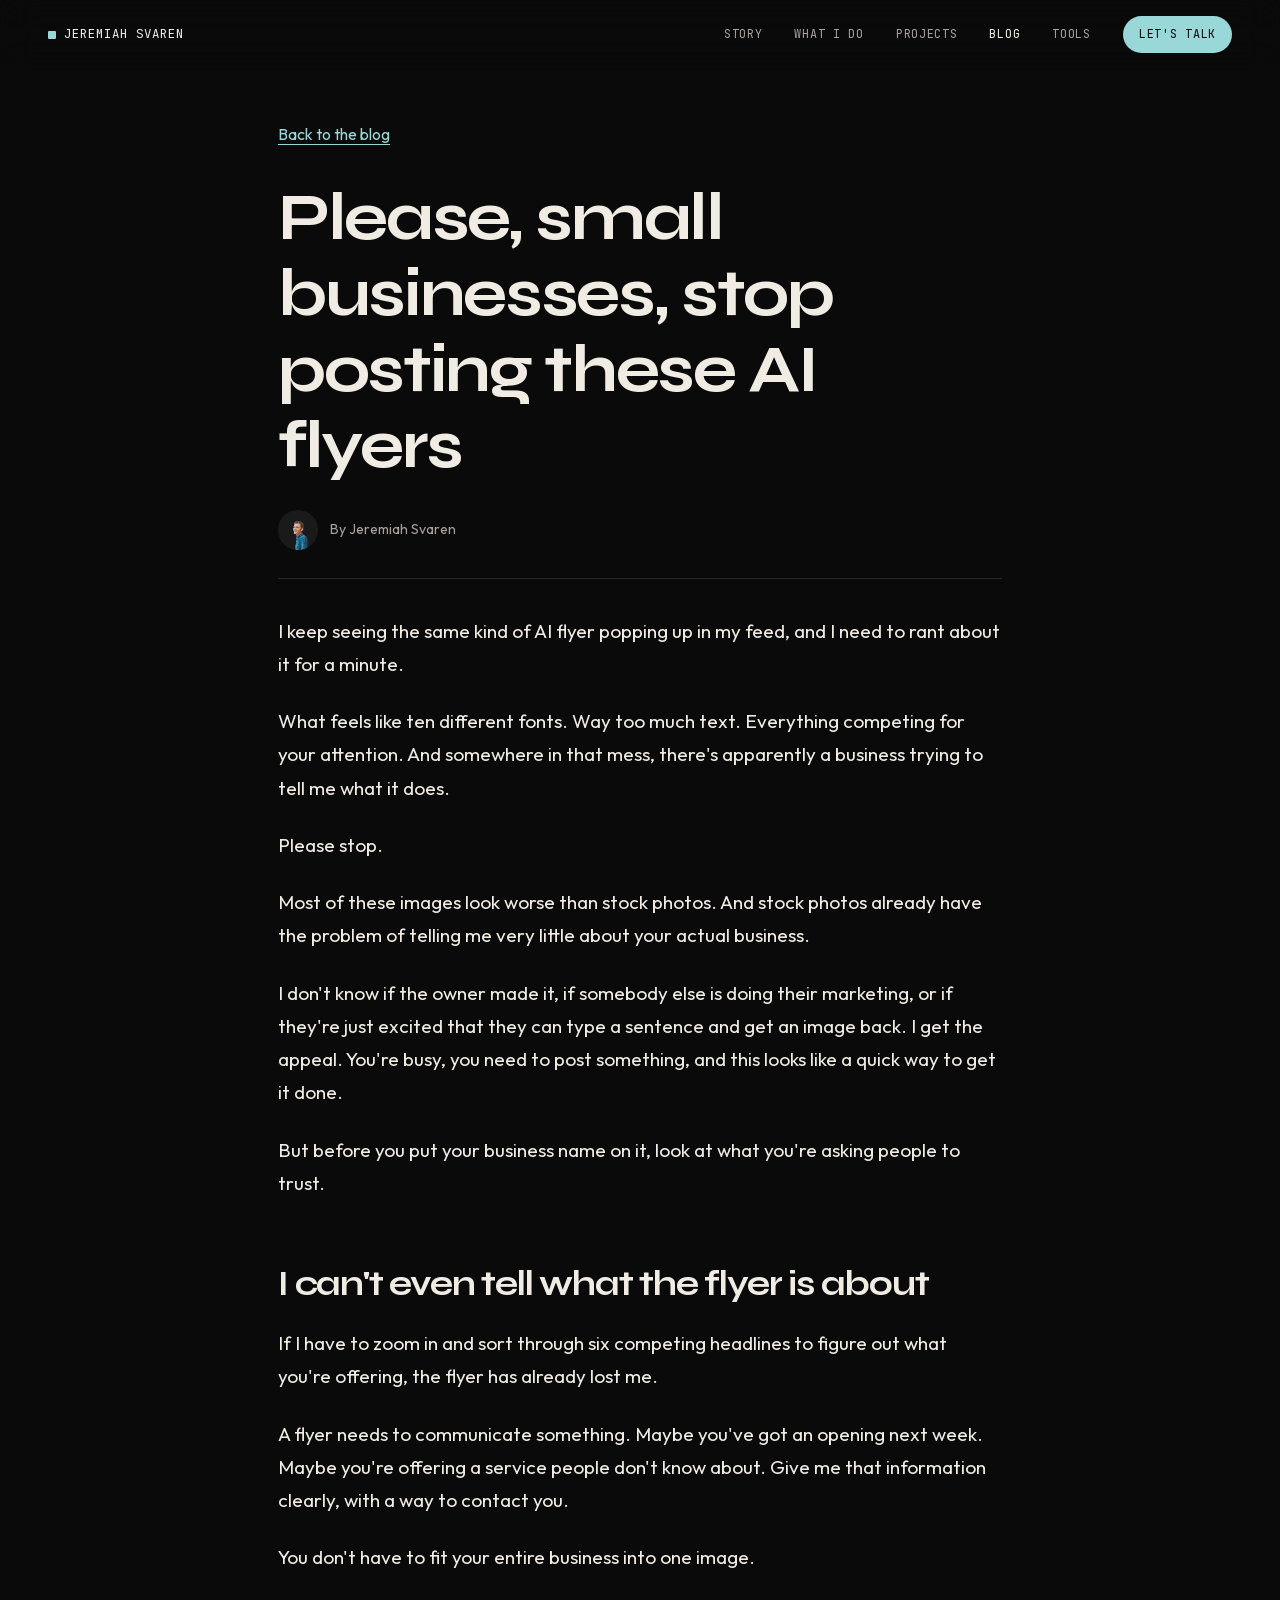
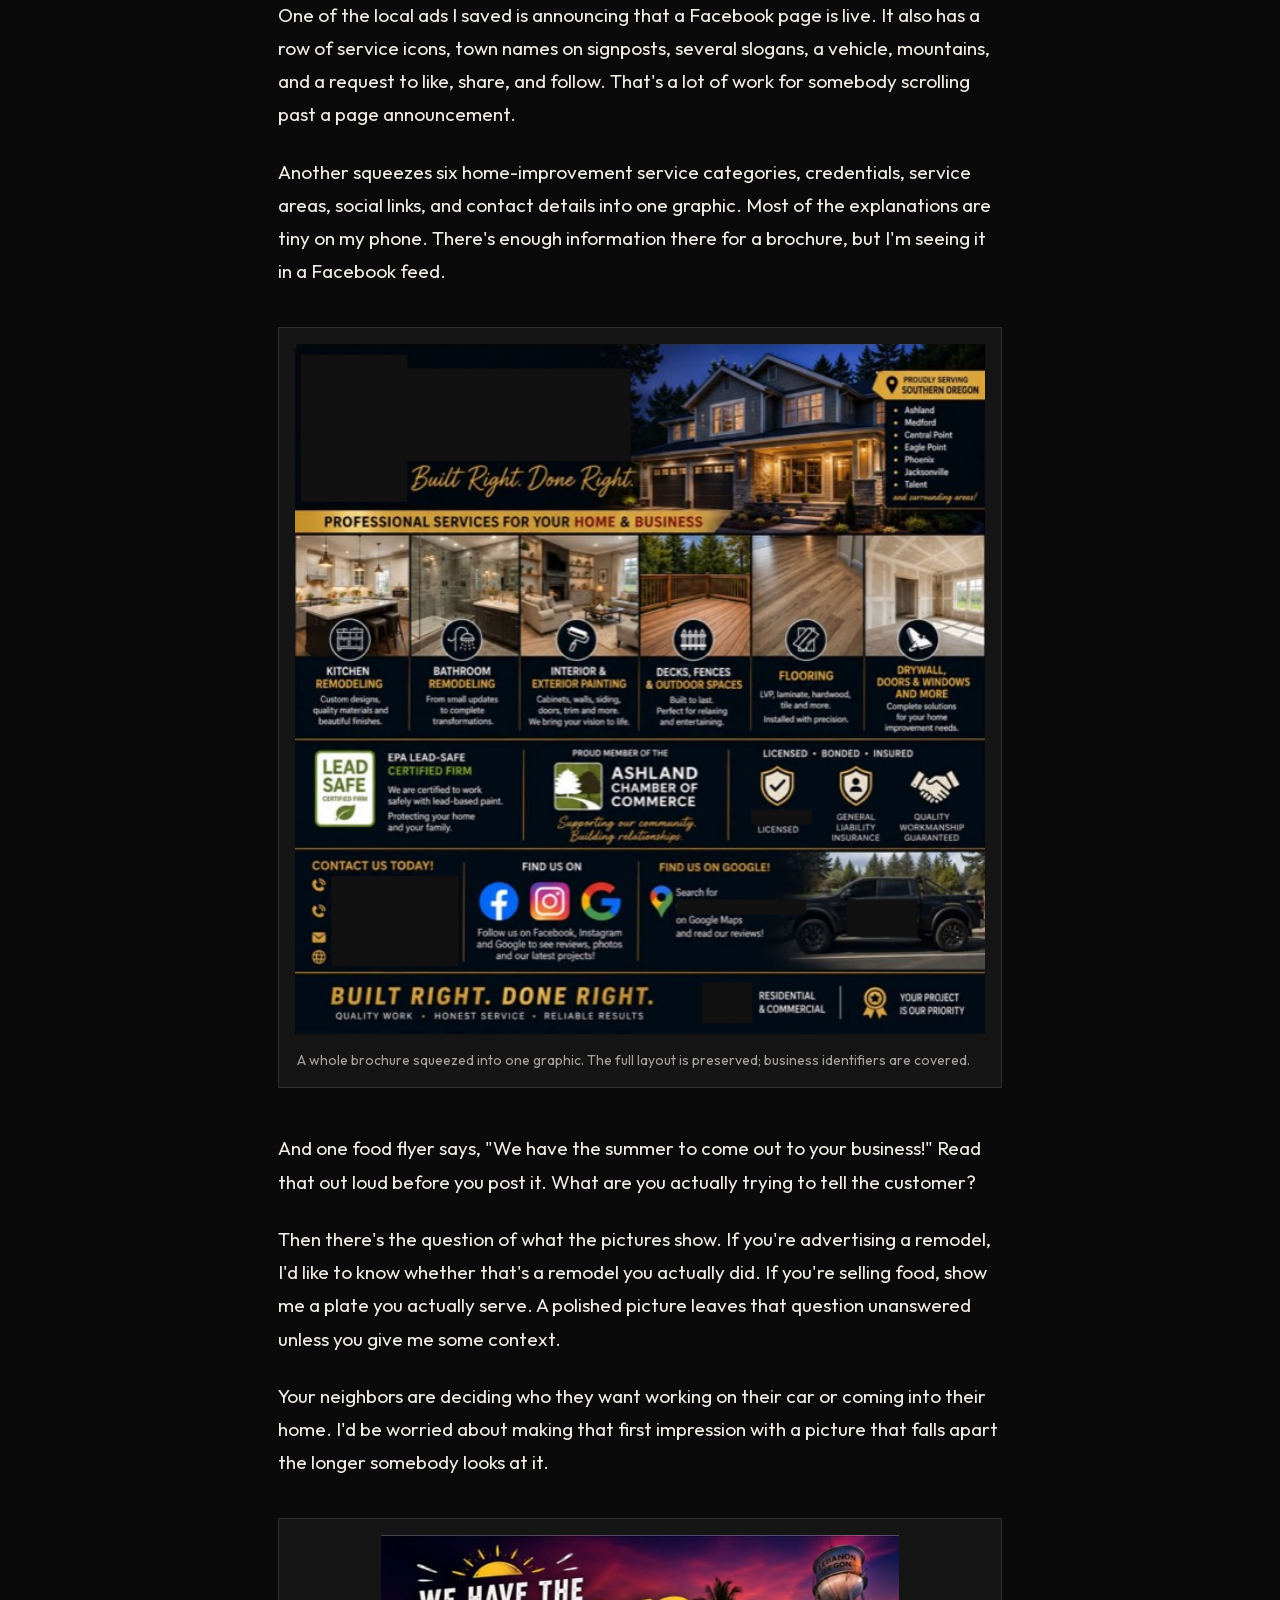
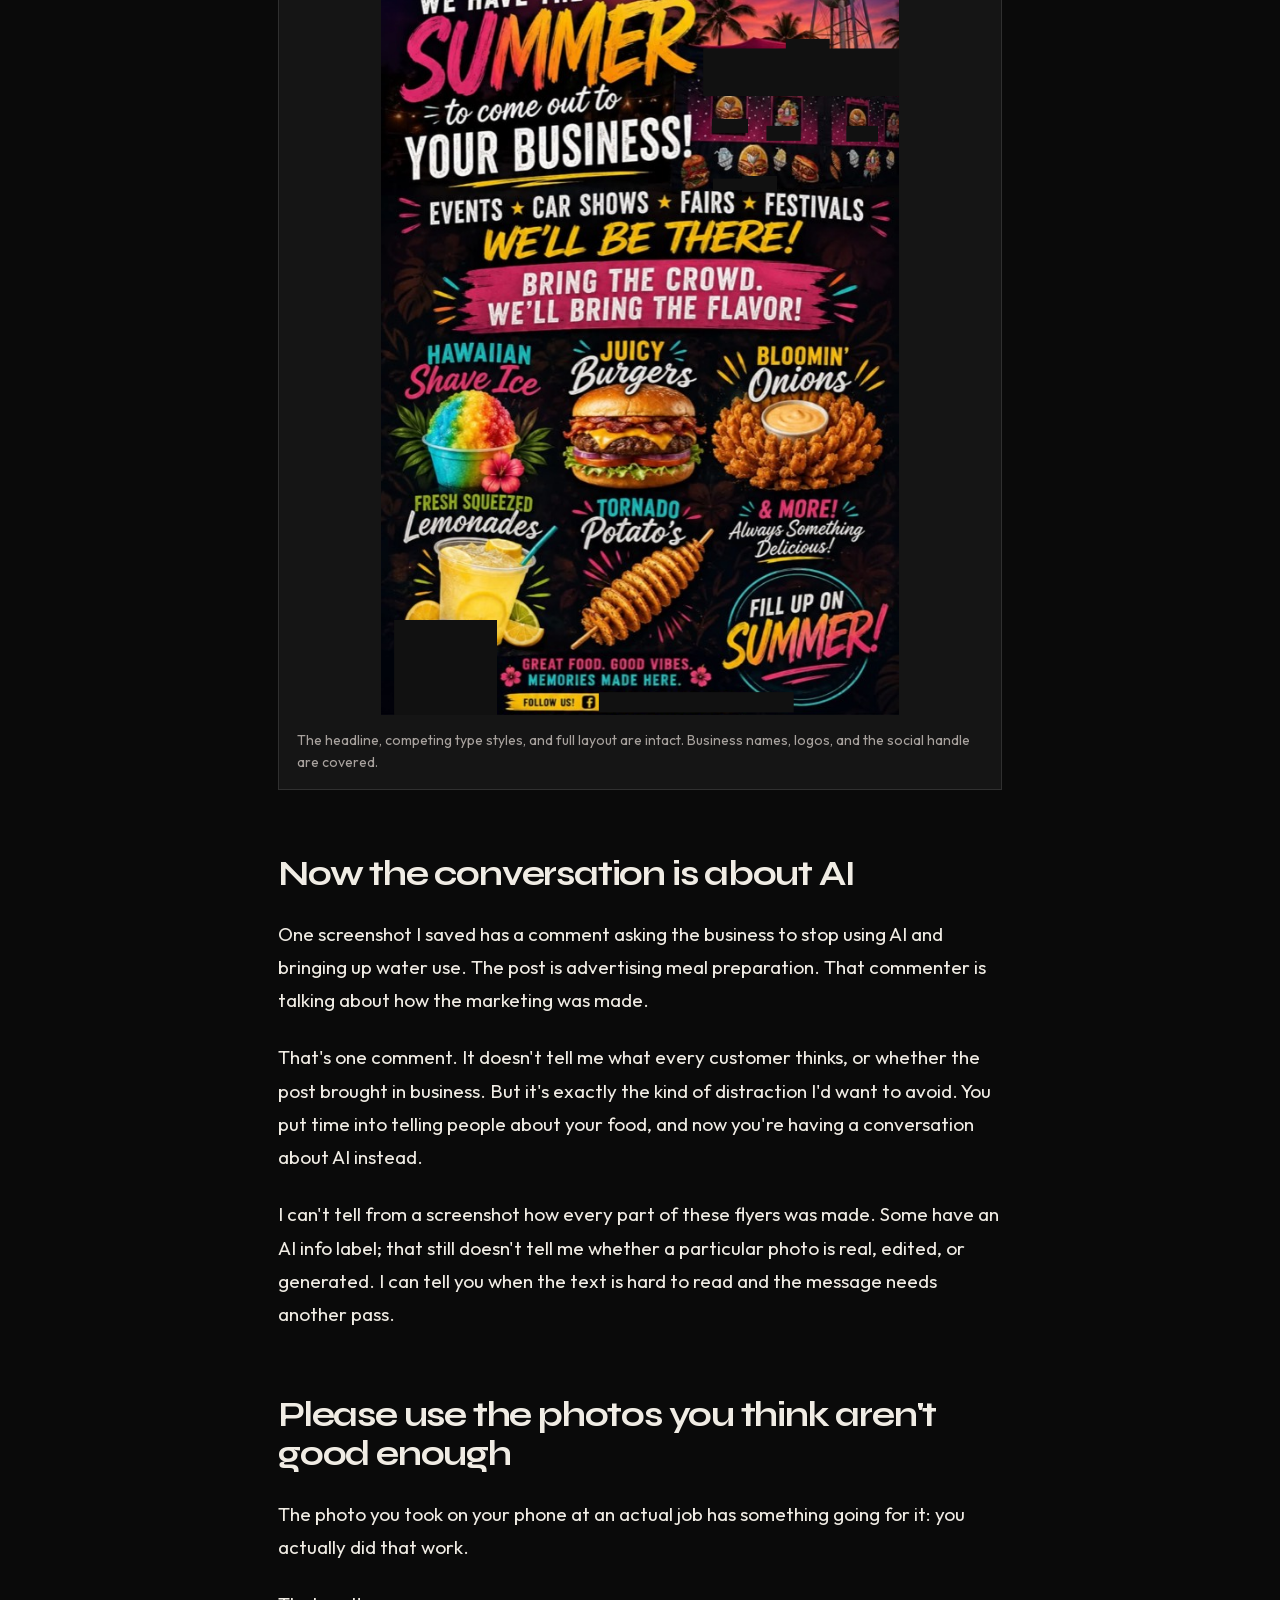
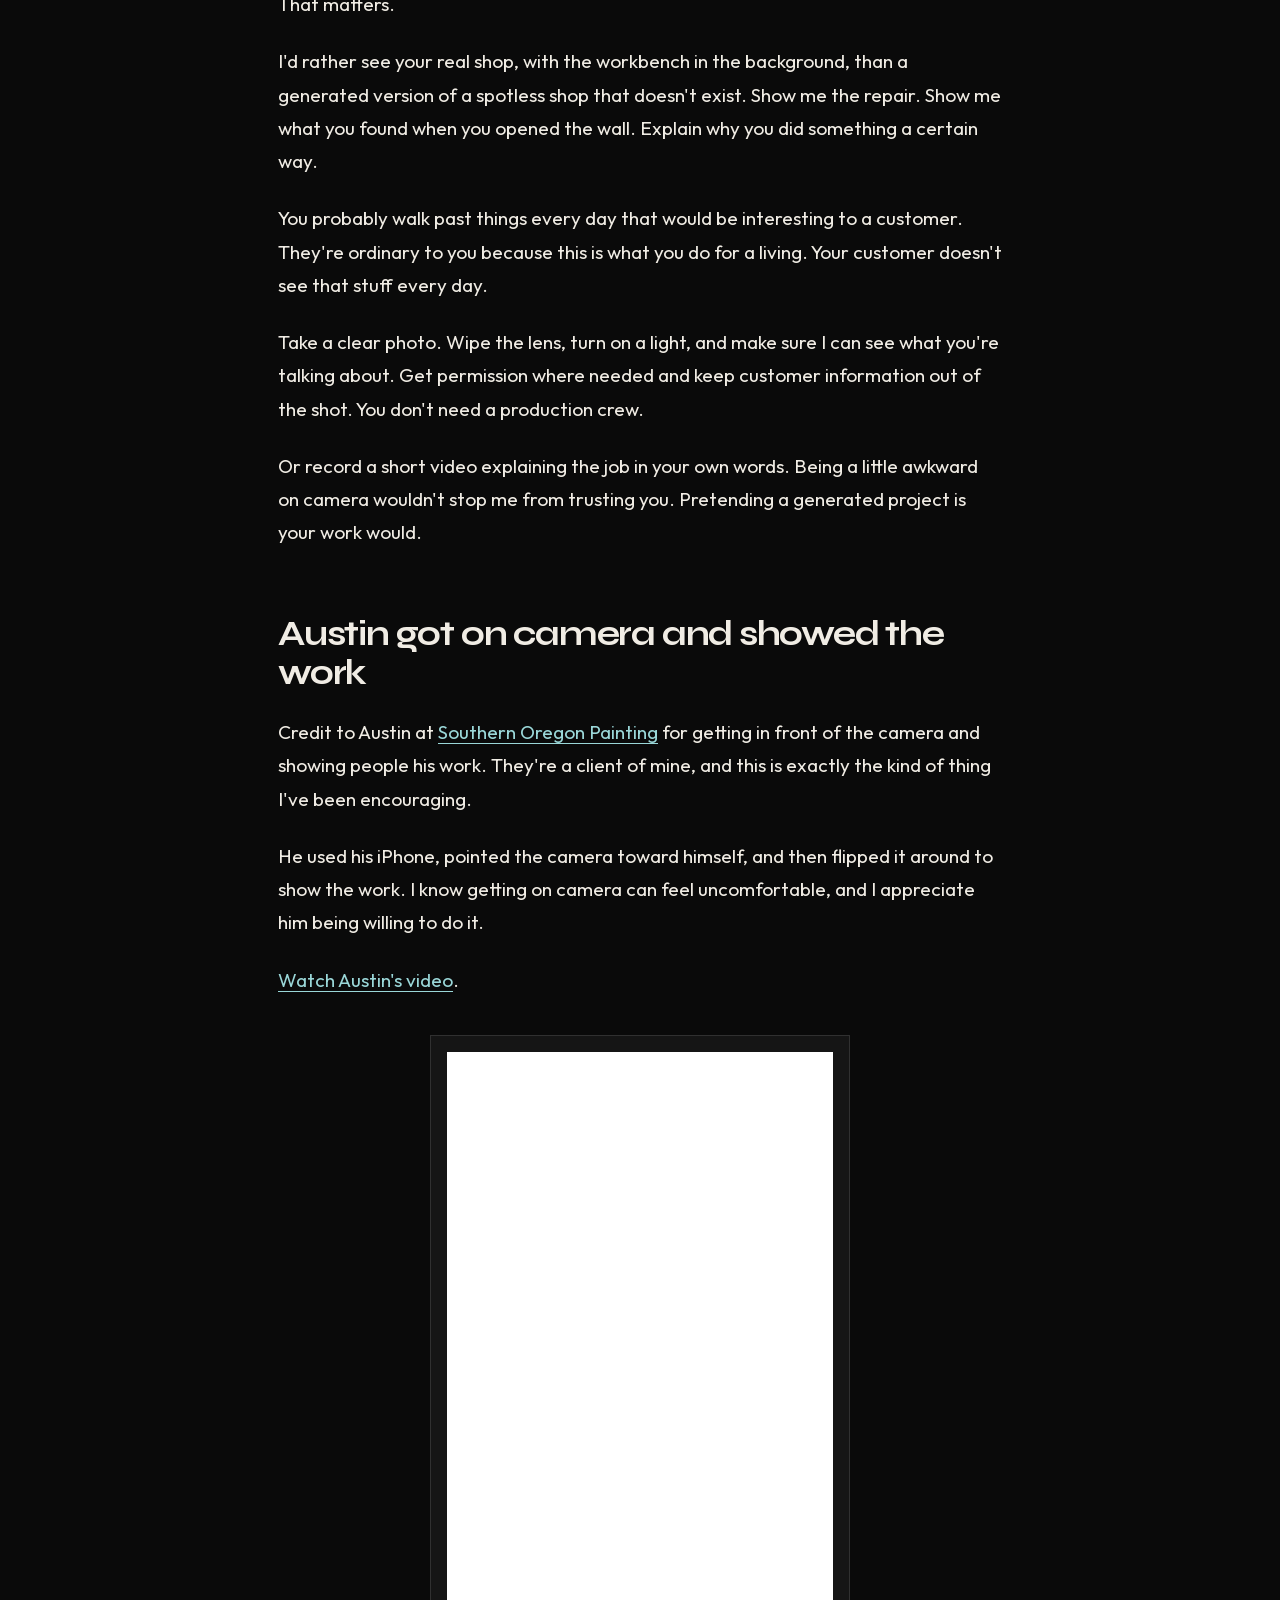
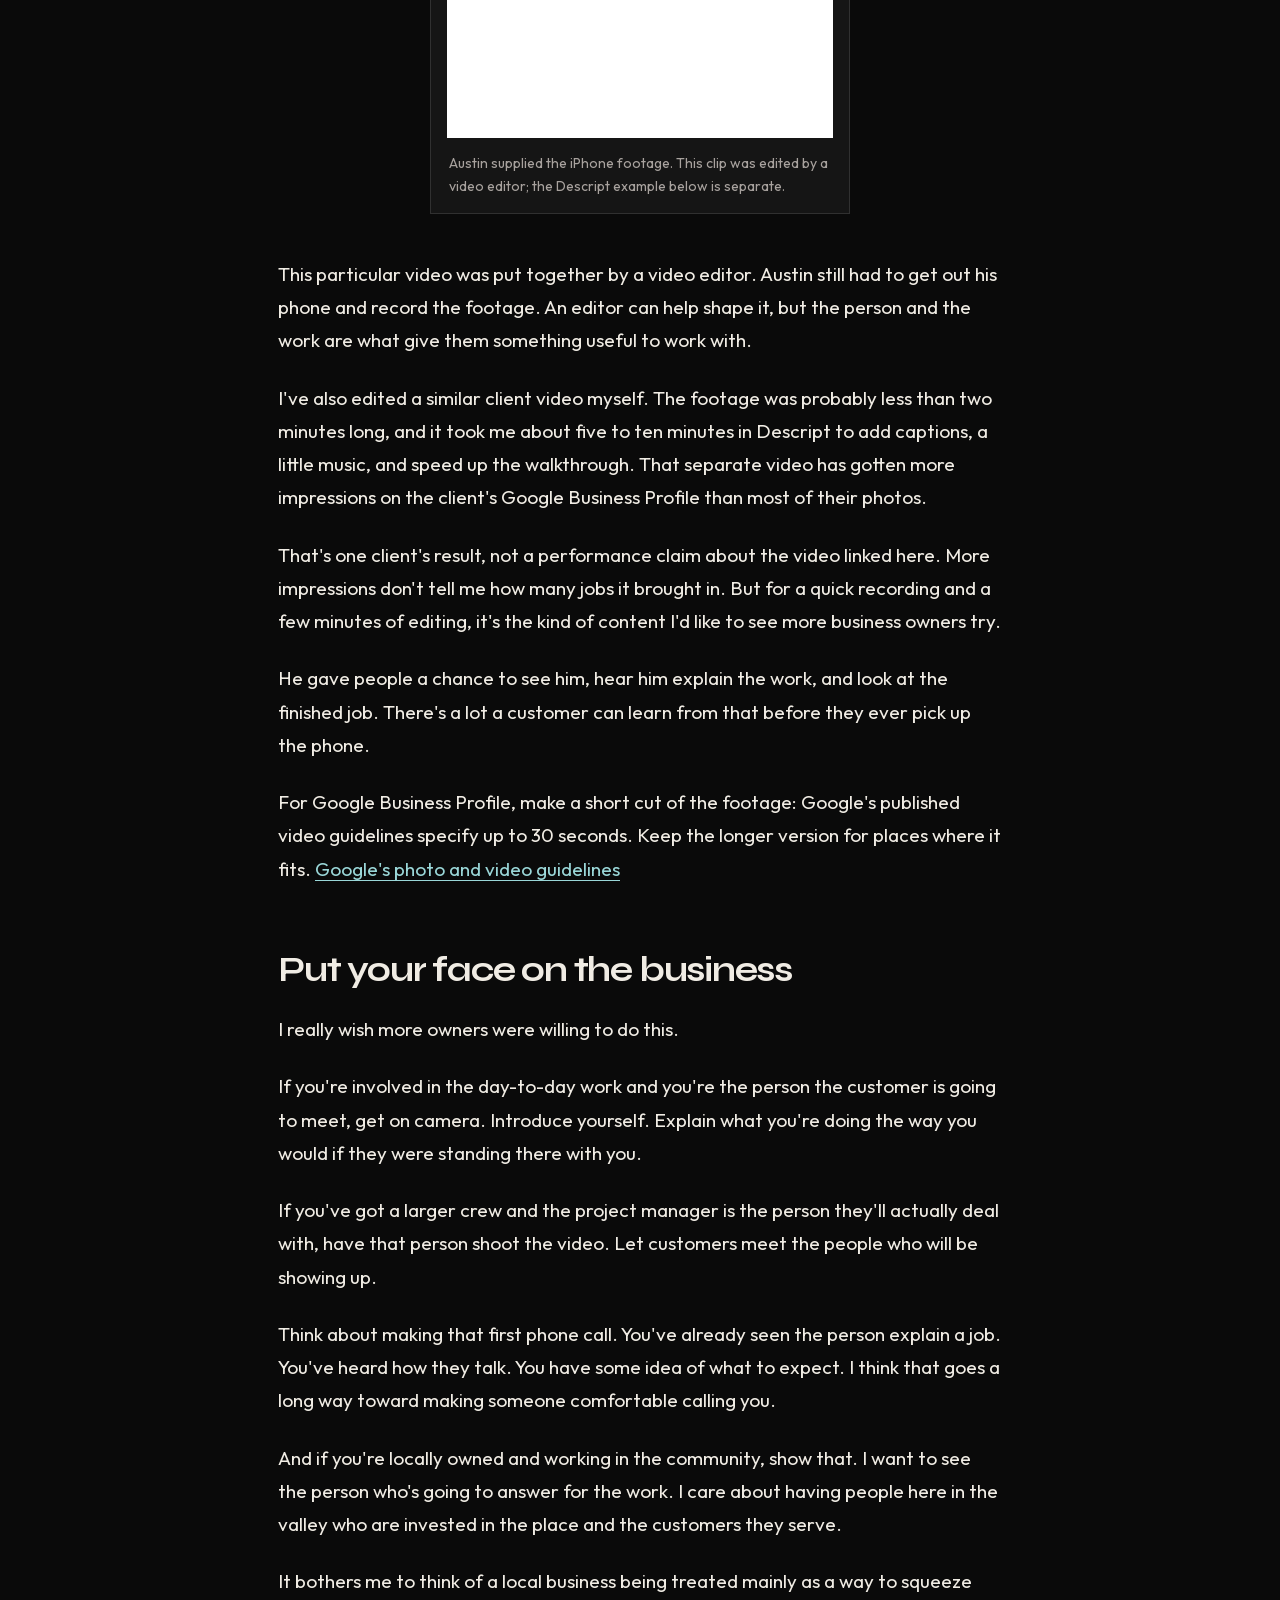
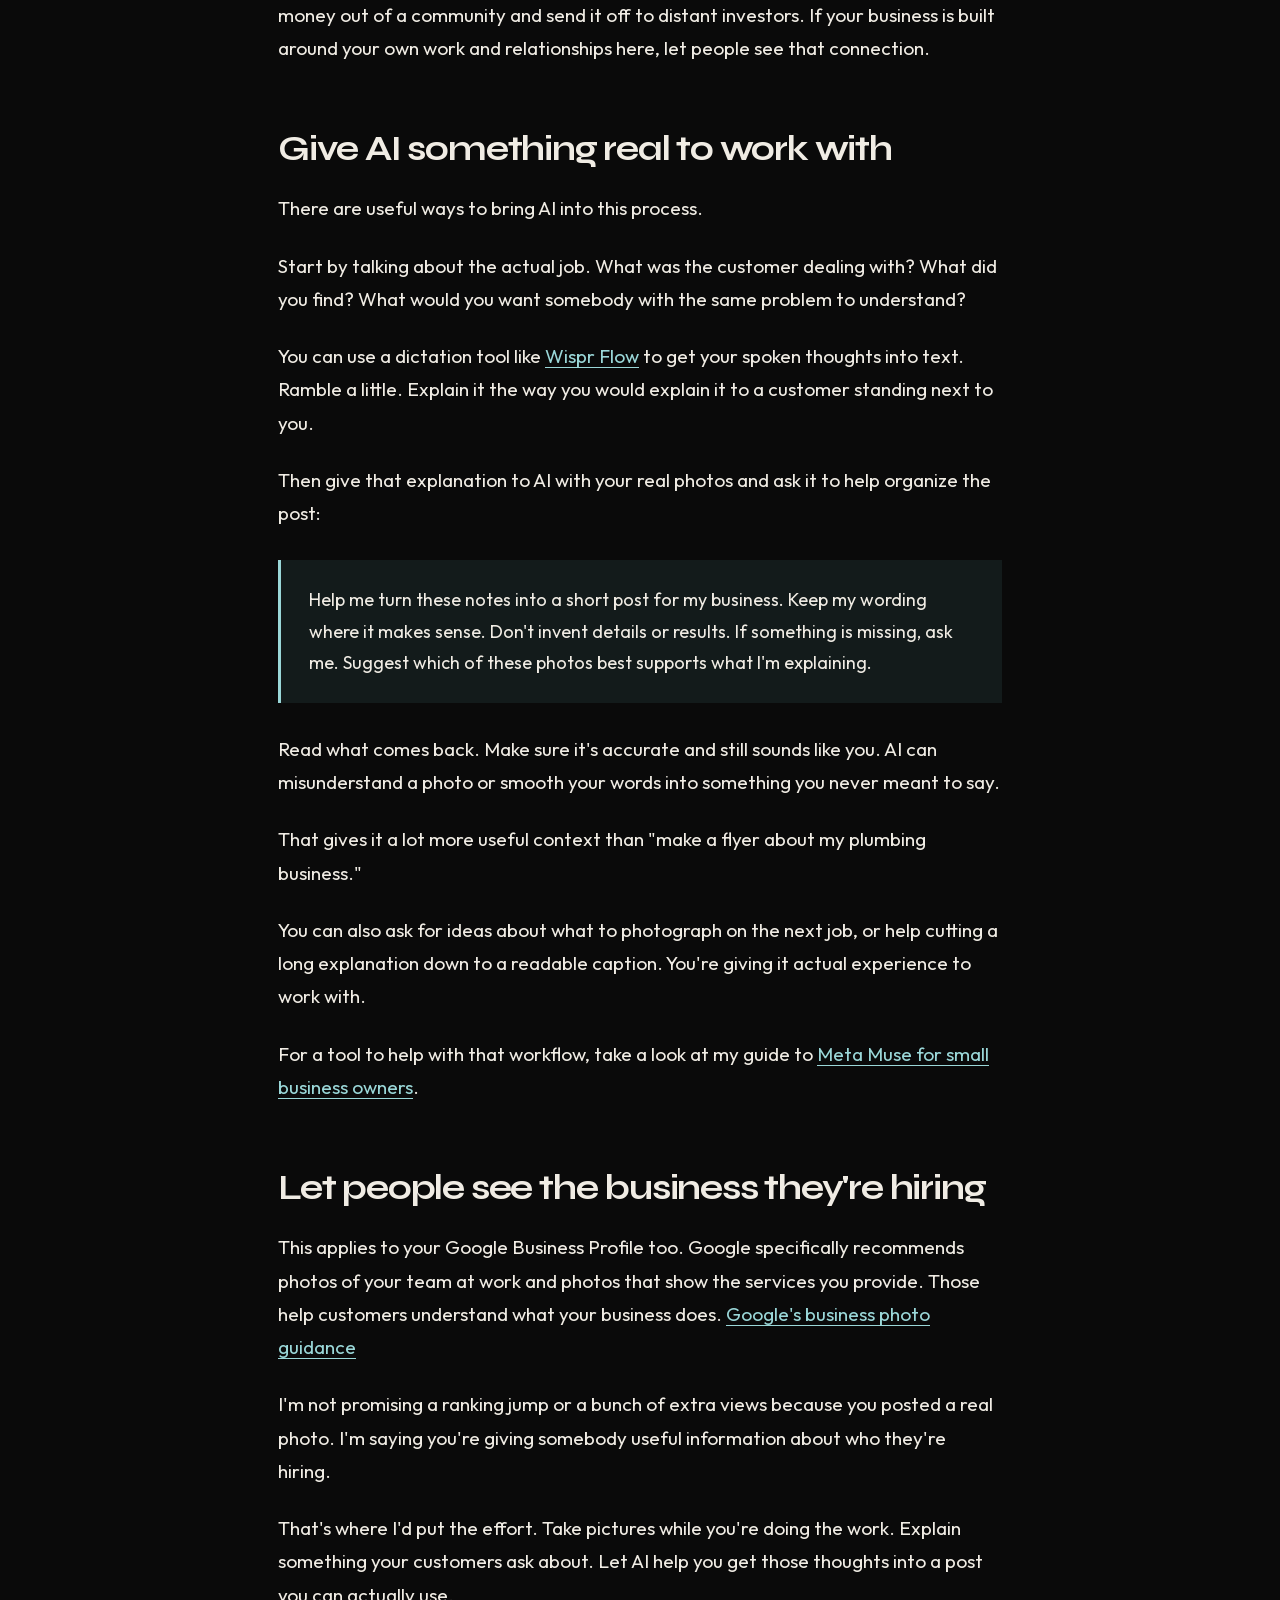
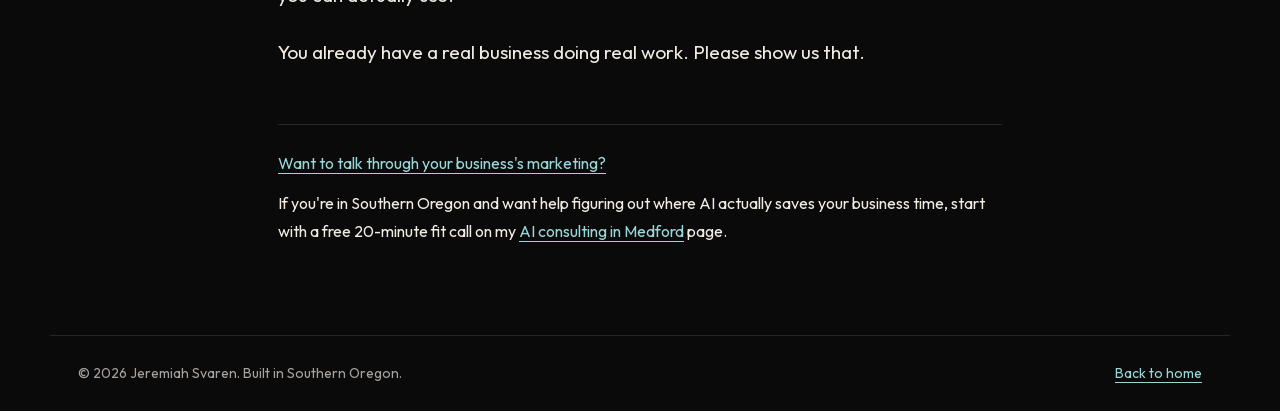
<file: blog/please-stop-using-ai-flyers.html>
<!doctype html>
<html lang="en"><head><meta charset="utf-8"><meta name="viewport" content="width=device-width,initial-scale=1">
<title>Please, small businesses, stop posting these AI flyers | Jeremiah Svaren</title><meta name="description" content="Use real job photos and your own experience. Let AI help with ideas and editing without inventing the work you&#x27;re asking people to trust."><link rel="canonical" href="https://jeremiahsvaren.com/blog/please-stop-using-ai-flyers">
  <link rel="icon" type="image/x-icon" href="/images/favicon_io/favicon.ico">
  <link rel="icon" type="image/png" sizes="32x32" href="/images/favicon_io/favicon-32x32.png">
  <link rel="icon" type="image/png" sizes="16x16" href="/images/favicon_io/favicon-16x16.png">
  <link rel="apple-touch-icon" sizes="180x180" href="/images/favicon_io/apple-touch-icon.png">
  <link rel="manifest" href="/images/favicon_io/site.webmanifest"><link rel="stylesheet" href="/blog.css"><meta property="og:type" content="article"><meta property="og:title" content="Please, small businesses, stop posting these AI flyers"><meta property="og:description" content="Use real job photos and your own experience. Let AI help with ideas and editing without inventing the work you&#x27;re asking people to trust."><meta property="og:url" content="https://jeremiahsvaren.com/blog/please-stop-using-ai-flyers"><meta property="og:image" content="https://jeremiahsvaren.com/images/jeremiah-svaren-share-image.png"><meta name="twitter:card" content="summary_large_image"><meta name="twitter:image" content="https://jeremiahsvaren.com/images/jeremiah-svaren-share-image.png">
<script type="application/ld+json">{"@context": "https://schema.org", "@type": "BlogPosting", "headline": "Please, small businesses, stop posting these AI flyers", "description": "Use real job photos and your own experience. Let AI help with ideas and editing without inventing the work you're asking people to trust.", "author": {"@type": "Person", "name": "Jeremiah Svaren", "url": "https://jeremiahsvaren.com/"}, "mainEntityOfPage": "https://jeremiahsvaren.com/blog/please-stop-using-ai-flyers", "image": "https://jeremiahsvaren.com/images/jeremiah-svaren-share-image.png"}</script><link rel="stylesheet" href="/site-nav.css"></head><body class="blog-page"><a class="skip" href="#main">Skip to content</a><nav aria-label="Main navigation" class="top" id="nav">
    <a href="/" class="brand">Jeremiah Svaren</a>
    <button class="nav-toggle" id="navToggle" aria-label="Toggle menu" aria-expanded="false"
      aria-controls="navMenu"><span></span><span></span><span></span></button>
    <div class="nav-menu" id="navMenu">
      <a href="/#story">Story</a>
      <a href="/#expertise">What I do</a>
      <a href="/#projects">Projects</a>
      <a href="/blog" aria-current="location">Blog</a>
      <a href="/tools">Tools</a>
      <a href="/contact" class="cta">Let's talk</a>
    </div>
  </nav>
  <div class="nav-backdrop" id="navBackdrop"></div><script src="/site-nav.js"></script><main id="main"><a href="/blog">Back to the blog</a><h1>Please, small businesses, stop posting these AI flyers</h1><div class="byline"><img src="/images/headshot-460w.webp" alt="" width="40" height="40"><span>By Jeremiah Svaren</span></div><article><p>I keep seeing the same kind of AI flyer popping up in my feed, and I need to rant about it for a minute.</p><p>What feels like ten different fonts. Way too much text. Everything competing for your attention. And somewhere in that mess, there's apparently a business trying to tell me what it does.</p><p>Please stop.</p><p>Most of these images look worse than stock photos. And stock photos already have the problem of telling me very little about your actual business.</p><p>I don't know if the owner made it, if somebody else is doing their marketing, or if they're just excited that they can type a sentence and get an image back. I get the appeal. You're busy, you need to post something, and this looks like a quick way to get it done.</p><p>But before you put your business name on it, look at what you're asking people to trust.</p><h2 id="i-can-t-even-tell-what-the-flyer-is-about">I can't even tell what the flyer is about</h2><p>If I have to zoom in and sort through six competing headlines to figure out what you're offering, the flyer has already lost me.</p><p>A flyer needs to communicate something. Maybe you've got an opening next week. Maybe you're offering a service people don't know about. Give me that information clearly, with a way to contact you.</p><p>You don't have to fit your entire business into one image.</p><p>One of the local ads I saved is announcing that a Facebook page is live. It also has a row of service icons, town names on signposts, several slogans, a vehicle, mountains, and a request to like, share, and follow. That's a lot of work for somebody scrolling past a page announcement.</p><p>Another squeezes six home-improvement service categories, credentials, service areas, social links, and contact details into one graphic. Most of the explanations are tiny on my phone. There's enough information there for a brochure, but I'm seeing it in a Facebook feed.</p><figure><a href="/images/blog/home-improvement-masked.png" aria-label="Open larger excerpt"><picture><source srcset="/images/blog/home-improvement-masked.webp" type="image/webp"><img src="/images/blog/home-improvement-masked.png" alt="Full home-improvement flyer with six service columns, credentials, contact panels and business identifiers masked" loading="lazy" width="590" height="591"></picture></a><figcaption>A whole brochure squeezed into one graphic. The full layout is preserved; business identifiers are covered.</figcaption></figure><p>And one food flyer says, "We have the summer to come out to your business!" Read that out loud before you post it. What are you actually trying to tell the customer?</p><p>Then there's the question of what the pictures show. If you're advertising a remodel, I'd like to know whether that's a remodel you actually did. If you're selling food, show me a plate you actually serve. A polished picture leaves that question unanswered unless you give me some context.</p><p>Your neighbors are deciding who they want working on their car or coming into their home. I'd be worried about making that first impression with a picture that falls apart the longer somebody looks at it.</p><figure><a href="/images/blog/food-flyer-masked.png" aria-label="Open larger excerpt"><picture><source srcset="/images/blog/food-flyer-masked.webp" type="image/webp"><img src="/images/blog/food-flyer-masked.png" alt="Full food-truck flyer with competing headlines, food categories and business identifiers masked" loading="lazy" width="590" height="887"></picture></a><figcaption>The headline, competing type styles, and full layout are intact. Business names, logos, and the social handle are covered.</figcaption></figure><h2 id="now-the-conversation-is-about-ai">Now the conversation is about AI</h2><p>One screenshot I saved has a comment asking the business to stop using AI and bringing up water use. The post is advertising meal preparation. That commenter is talking about how the marketing was made.</p><p>That's one comment. It doesn't tell me what every customer thinks, or whether the post brought in business. But it's exactly the kind of distraction I'd want to avoid. You put time into telling people about your food, and now you're having a conversation about AI instead.</p><p>I can't tell from a screenshot how every part of these flyers was made. Some have an AI info label; that still doesn't tell me whether a particular photo is real, edited, or generated. I can tell you when the text is hard to read and the message needs another pass.</p><h2 id="please-use-the-photos-you-think-aren-t-good-enough">Please use the photos you think aren't good enough</h2><p>The photo you took on your phone at an actual job has something going for it: you actually did that work.</p><p>That matters.</p><p>I'd rather see your real shop, with the workbench in the background, than a generated version of a spotless shop that doesn't exist. Show me the repair. Show me what you found when you opened the wall. Explain why you did something a certain way.</p><p>You probably walk past things every day that would be interesting to a customer. They're ordinary to you because this is what you do for a living. Your customer doesn't see that stuff every day.</p><p>Take a clear photo. Wipe the lens, turn on a light, and make sure I can see what you're talking about. Get permission where needed and keep customer information out of the shot. You don't need a production crew.</p><p>Or record a short video explaining the job in your own words. Being a little awkward on camera wouldn't stop me from trusting you. Pretending a generated project is your work would.</p><h2 id="austin-got-on-camera-and-showed-the-work">Austin got on camera and showed the work</h2><p>Credit to Austin at <a href="https://www.sopainting.com/">Southern Oregon Painting</a> for getting in front of the camera and showing people his work. They're a client of mine, and this is exactly the kind of thing I've been encouraging.</p><p>He used his iPhone, pointed the camera toward himself, and then flipped it around to show the work. I know getting on camera can feel uncomfortable, and I appreciate him being willing to do it.</p><p><a href="https://www.youtube.com/shorts/DfbW-qW3Nfw">Watch Austin's video</a>.</p><figure class="video"><iframe src="https://www.youtube-nocookie.com/embed/DfbW-qW3Nfw" title="Austin at Southern Oregon Painting: exterior paint on a home in Central Point" width="360" height="640" loading="lazy" referrerpolicy="strict-origin-when-cross-origin" allow="encrypted-media; picture-in-picture; fullscreen" allowfullscreen></iframe><figcaption>Austin supplied the iPhone footage. This clip was edited by a video editor; the Descript example below is separate.</figcaption></figure><p>This particular video was put together by a video editor. Austin still had to get out his phone and record the footage. An editor can help shape it, but the person and the work are what give them something useful to work with.</p><p>I've also edited a similar client video myself. The footage was probably less than two minutes long, and it took me about five to ten minutes in Descript to add captions, a little music, and speed up the walkthrough. That separate video has gotten more impressions on the client's Google Business Profile than most of their photos.</p><p>That's one client's result, not a performance claim about the video linked here. More impressions don't tell me how many jobs it brought in. But for a quick recording and a few minutes of editing, it's the kind of content I'd like to see more business owners try.</p><p>He gave people a chance to see him, hear him explain the work, and look at the finished job. There's a lot a customer can learn from that before they ever pick up the phone.</p><p>For Google Business Profile, make a short cut of the footage: Google's published video guidelines specify up to 30 seconds. Keep the longer version for places where it fits. <a href="https://support.google.com/business/answer/6103862?hl=en">Google's photo and video guidelines</a></p><h2 id="put-your-face-on-the-business">Put your face on the business</h2><p>I really wish more owners were willing to do this.</p><p>If you're involved in the day-to-day work and you're the person the customer is going to meet, get on camera. Introduce yourself. Explain what you're doing the way you would if they were standing there with you.</p><p>If you've got a larger crew and the project manager is the person they'll actually deal with, have that person shoot the video. Let customers meet the people who will be showing up.</p><p>Think about making that first phone call. You've already seen the person explain a job. You've heard how they talk. You have some idea of what to expect. I think that goes a long way toward making someone comfortable calling you.</p><p>And if you're locally owned and working in the community, show that. I want to see the person who's going to answer for the work. I care about having people here in the valley who are invested in the place and the customers they serve.</p><p>It bothers me to think of a local business being treated mainly as a way to squeeze money out of a community and send it off to distant investors. If your business is built around your own work and relationships here, let people see that connection.</p><h2 id="give-ai-something-real-to-work-with">Give AI something real to work with</h2><p>There are useful ways to bring AI into this process.</p><p>Start by talking about the actual job. What was the customer dealing with? What did you find? What would you want somebody with the same problem to understand?</p><p>You can use a dictation tool like <a href="https://docs.wisprflow.ai/articles/2772472373-what-is-flow">Wispr Flow</a> to get your spoken thoughts into text. Ramble a little. Explain it the way you would explain it to a customer standing next to you.</p><p>Then give that explanation to AI with your real photos and ask it to help organize the post:</p><blockquote><p>Help me turn these notes into a short post for my business. Keep my wording where it makes sense. Don't invent details or results. If something is missing, ask me. Suggest which of these photos best supports what I'm explaining.</p></blockquote><p>Read what comes back. Make sure it's accurate and still sounds like you. AI can misunderstand a photo or smooth your words into something you never meant to say.</p><p>That gives it a lot more useful context than "make a flyer about my plumbing business."</p><p>You can also ask for ideas about what to photograph on the next job, or help cutting a long explanation down to a readable caption. You're giving it actual experience to work with.</p><p>For a tool to help with that workflow, take a look at my guide to <a href="https://jeremiahsvaren.com/blog/meta-muse-small-business-owners">Meta Muse for small business owners</a>.</p><h2 id="let-people-see-the-business-they-re-hiring">Let people see the business they're hiring</h2><p>This applies to your Google Business Profile too. Google specifically recommends photos of your team at work and photos that show the services you provide. Those help customers understand what your business does. <a href="https://support.google.com/business/answer/6123536?hl=en">Google's business photo guidance</a></p><p>I'm not promising a ranking jump or a bunch of extra views because you posted a real photo. I'm saying you're giving somebody useful information about who they're hiring.</p><p>That's where I'd put the effort. Take pictures while you're doing the work. Explain something your customers ask about. Let AI help you get those thoughts into a post you can actually use.</p><p>You already have a real business doing real work. Please show us that.</p></article><div class="closing"><p><a href="/contact">Want to talk through your business's marketing?</a></p><p>If you're in Southern Oregon and want help figuring out where AI actually saves your business time, start with a free 20-minute fit call on my <a href="https://www.leadinglocal.co/ai-consultant-medford-oregon">AI consulting in Medford</a> page.</p></div></main><footer><span>&copy; 2026 Jeremiah Svaren. Built in Southern Oregon.</span><a href="/">Back to home</a></footer></body></html>
</file>
<file: site-nav.css>
@font-face{font-family:'JetBrains Mono';src:url('/fonts/jetbrains-mono-latin.woff2') format('woff2');font-display:swap}
nav.top{box-sizing:border-box;position:fixed;top:0;left:0;right:0;z-index:50;max-width:none;margin:0;padding:1rem clamp(1.25rem,4vw,3rem);display:flex;justify-content:space-between;align-items:center;gap:1rem;background:rgba(10,10,10,.9);backdrop-filter:blur(18px);border-bottom:1px solid transparent;line-height:1.65}
nav.top.scrolled{padding-block:.7rem;border-bottom-color:#1f1f1f}
nav.top .brand{font-family:'JetBrains Mono',monospace;font-size:.78rem;font-weight:400;letter-spacing:.08em;text-transform:uppercase;display:flex;align-items:center;gap:.5rem;color:#f0ece4;text-decoration:none;white-space:nowrap}
nav.top .brand:before{content:'';width:8px;height:8px;display:block;background:#9ad7d8;border-radius:1px;animation:none}
nav.top .nav-menu{display:flex;gap:2rem;align-items:center}
nav.top .nav-menu a{font-family:'JetBrains Mono',monospace;font-size:.74rem;letter-spacing:.06em;text-transform:uppercase;color:#a8a29e;text-decoration:none}
nav.top .nav-menu a:hover,nav.top .nav-menu a[aria-current]{color:#f0ece4}
nav.top .nav-menu a.cta{background:#9ad7d8;color:#0a0a0a;padding:.55rem 1rem;border-radius:999px}
nav.top .nav-toggle{display:none;border:0;background:none;color:#f0ece4;cursor:pointer;padding:0}
nav.top a:focus-visible,nav.top button:focus-visible{outline:2px solid #9ad7d8;outline-offset:5px}
.nav-backdrop{position:fixed;inset:0;z-index:49;background:rgba(10,10,10,.65);opacity:0;pointer-events:none}.nav-backdrop.open{opacity:1;pointer-events:auto}
.blog-page main{padding-top:120px}.blog-page h2{scroll-margin-top:85px}.skip:focus{z-index:70}
@media(max-width:920px){nav.top,nav.top.scrolled{padding-block:.5rem;min-height:60px}nav.top .nav-toggle{display:flex;flex-direction:column;gap:5px;width:44px;height:44px;align-items:center;justify-content:center;position:relative;z-index:60}nav.top .nav-toggle span{width:22px;height:1.5px;background:#f0ece4;display:block;transition:transform .2s,opacity .2s}nav.top .nav-toggle.open span:nth-child(1){transform:translateY(6.5px) rotate(45deg)}nav.top .nav-toggle.open span:nth-child(2){opacity:0}nav.top .nav-toggle.open span:nth-child(3){transform:translateY(-6.5px) rotate(-45deg)}nav.top .nav-menu{position:fixed;top:0;right:-100%;width:80%;max-width:320px;height:100dvh;box-sizing:border-box;background:#0a0a0a;border-left:1px solid #1f1f1f;flex-direction:column;align-items:flex-start;padding:6rem 2rem 2rem;gap:1.5rem;visibility:hidden;overflow-y:auto}nav.top .nav-menu.open{right:0;visibility:visible}nav.top .nav-menu a{font-size:.95rem}.blog-page main{padding-top:100px}}

/* Navigation stays usable if JavaScript is disabled or cannot load. */
html:not(.nav-ready) .reveal{opacity:1;transform:none}
@media(max-width:920px){html:not(.nav-ready) nav.top{position:relative;flex-wrap:wrap}html:not(.nav-ready) nav.top .nav-toggle{display:none}html:not(.nav-ready) nav.top .nav-menu{position:static;visibility:visible;width:100%;max-width:none;height:auto;padding:.75rem 0 0;border:0;flex-direction:row;flex-wrap:wrap;gap:.75rem 1rem}html:not(.nav-ready) .blog-page main{padding-top:35px}}
</file>
<file: blog.css>
@font-face{font-family:Outfit;src:url('/fonts/outfit-latin.woff2') format('woff2');font-display:swap}@font-face{font-family:Syne;src:url('/fonts/syne-latin.woff2') format('woff2');font-display:swap}:root{color-scheme:dark;--bg:#0a0a0a;--ink:#f0ece4;--muted:#a8a29e;--accent:#9ad7d8}*{box-sizing:border-box}body{margin:0;background:var(--bg);color:var(--ink);font-family:Outfit,system-ui,sans-serif;line-height:1.75}a{color:var(--accent);text-underline-offset:4px}a:hover{color:#fff}a:focus-visible{outline:2px solid var(--accent);outline-offset:5px}.skip{position:absolute;left:20px;top:-100px}.skip:focus{top:15px;background:#111;padding:12px;z-index:5}header,footer{max-width:1180px;margin:auto;padding:25px 28px;display:flex;align-items:center;justify-content:space-between;gap:20px}header{border-bottom:1px solid #252525}header>a{font-family:Syne,system-ui;font-weight:700;color:var(--ink);text-decoration:none}nav{display:flex;gap:24px;font-size:15px}main{max-width:780px;margin:auto;padding:62px 28px 90px}.eyebrow{font-size:12px;letter-spacing:.16em;text-transform:uppercase;color:var(--accent)}h1,h2{font-family:Syne,system-ui,sans-serif;line-height:1.14;letter-spacing:-.035em}h1{font-size:clamp(2.4rem,5.2vw,4.2rem);margin:20px 0 26px}h2{font-size:clamp(1.7rem,3vw,2.15rem);margin:64px 0 24px;scroll-margin-top:25px}.byline{display:flex;align-items:center;gap:12px;color:var(--muted);font-size:14px;padding-bottom:28px;margin-bottom:36px;border-bottom:1px solid #292929}.byline img{width:40px;height:40px;border-radius:50%;object-fit:cover;object-position:top;background:#1a1a1a}article p{font-size:19px;margin:0 0 24px}blockquote{margin:30px 0;padding:24px 28px;background:#131b1b;border-left:3px solid var(--accent)}blockquote p{margin:0;font-size:18px}figure{margin:38px 0 44px;padding:16px;background:#151515;border:1px solid #303030}figure img{display:block;width:100%;height:auto;max-height:780px;object-fit:contain}figcaption{font-size:14px;line-height:1.6;color:var(--muted);margin:14px 2px 0}footer{border-top:1px solid #252525;color:var(--muted);font-size:14px}.card{display:block;margin:42px 0;padding:30px;border:1px solid #303030;background:#121919;text-decoration:none}.card h2{margin:0 0 20px;color:var(--ink)}.card p{color:var(--muted)}.closing{margin-top:55px;padding-top:24px;border-top:1px solid #292929}.closing p{margin:0 0 12px}.closing p:last-child{margin-bottom:0}.lede{color:var(--muted);font-size:21px}@media(max-width:550px){header,footer{padding:20px;align-items:flex-start;flex-direction:column;gap:12px}nav{gap:22px}main{padding:35px 20px 60px}article p{font-size:18px}h2{margin-top:48px}figure{margin-inline:-8px;padding:10px}blockquote{padding:20px}.card{padding:22px}}.video{max-width:420px;margin-inline:auto}.video iframe{display:block;width:100%;height:auto;aspect-ratio:9/16;border:0;background:#000}main>h1:first-child{margin-top:0}main>a+h1{margin-top:32px}
</file>
